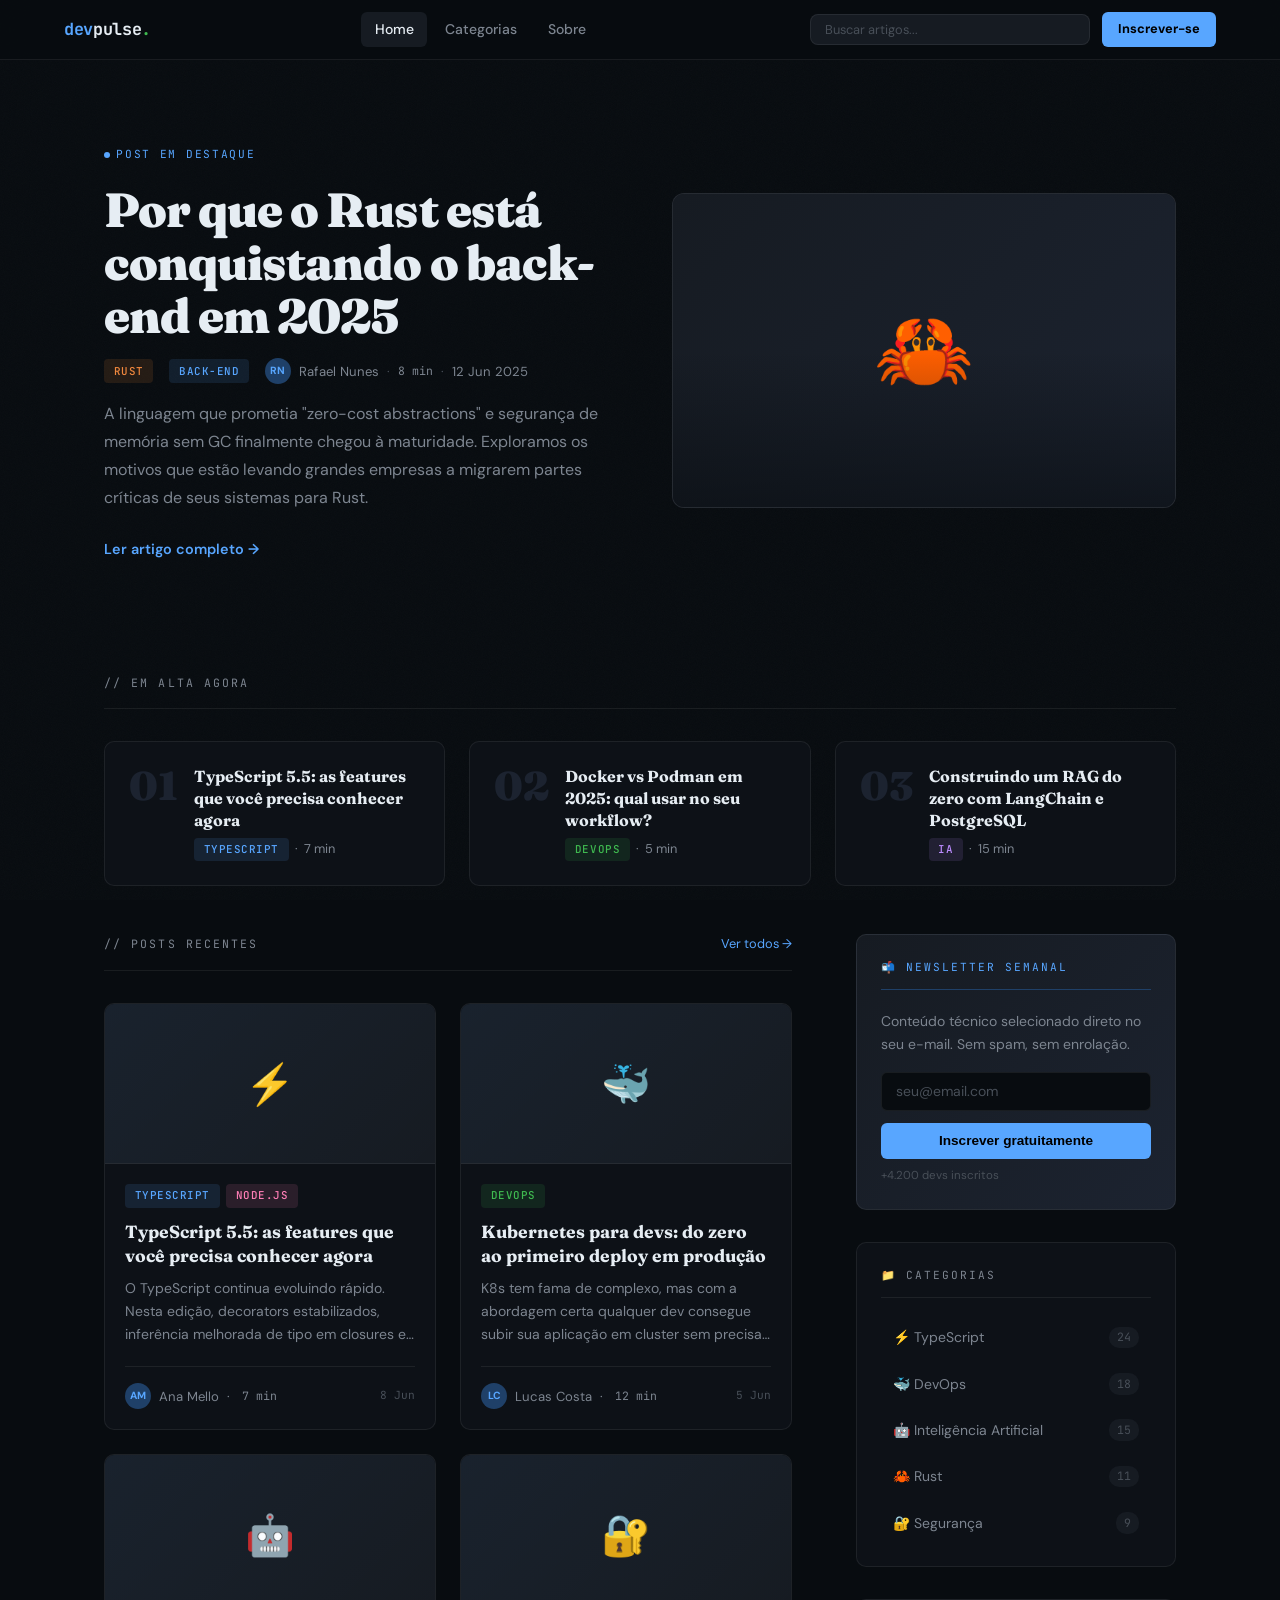
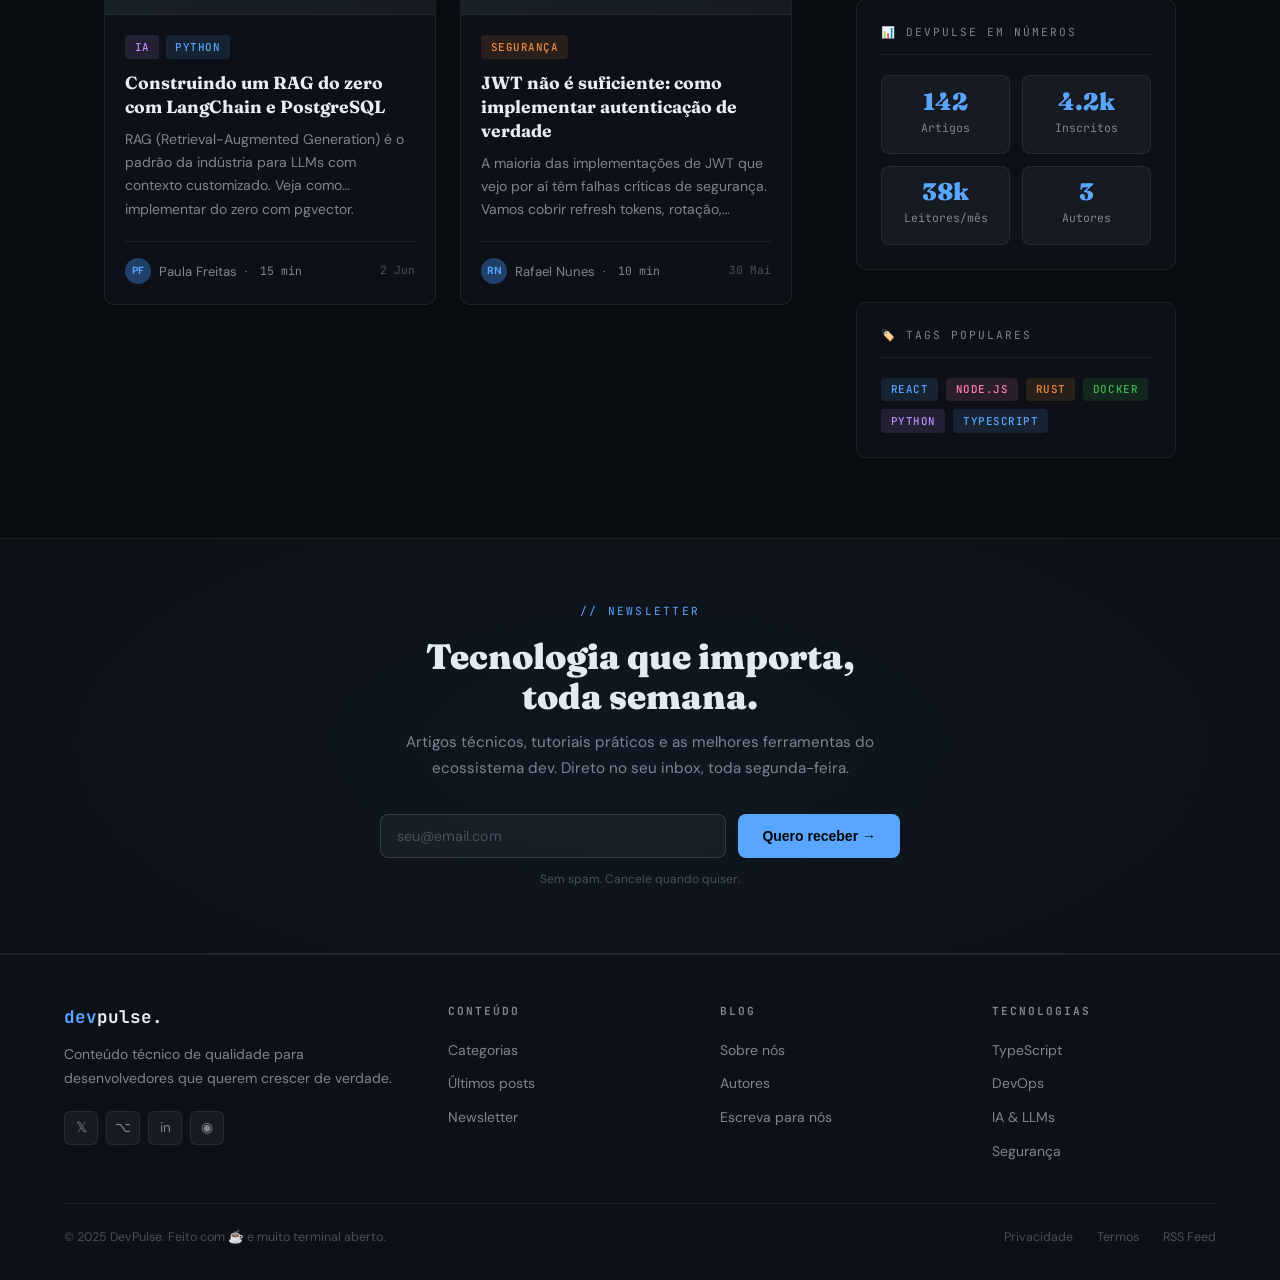
<file: index.html>
<!DOCTYPE html>
<html lang="pt-BR">
<head>
  <meta charset="UTF-8">
  <meta name="viewport" content="width=device-width, initial-scale=1.0">
  <title>DevPulse — Tech & Programação</title>
  <link rel="preconnect" href="https://fonts.googleapis.com">
  <link href="https://fonts.googleapis.com/css2?family=Fraunces:ital,opsz,wght@0,9..144,400;0,9..144,700;0,9..144,900;1,9..144,400&family=DM+Sans:wght@300;400;500;600&family=JetBrains+Mono:wght@400;500;700&display=swap" rel="stylesheet">
  <link rel="stylesheet" href="css/style.css">
  <link rel="shortcut icon" href="./favicon.png" type="image/x-icon">
</head>
<body>
  <nav class="navbar">
    <a href="index.html" class="nav-logo"><span class="accent">dev</span>pulse<span class="dot">.</span></a>
    <div class="nav-links">
      <a href="index.html" class="active">Home</a>
      <a href="categoria.html">Categorias</a>
      <a href="sobre.html">Sobre</a>
    </div>
    <div class="nav-right">
      <div class="nav-search-wrapper">
        <input type="text" class="nav-search-input" placeholder="Buscar artigos...">
        <div class="search-dropdown"></div>
      </div>
      <a href="#newsletter" class="btn-subscribe">Inscrever-se</a>
    </div>
  </nav>

  <section class="hero reveal">
    <div>
      <div class="hero-featured-label">Post em destaque</div>
      <h1>Por que o Rust está conquistando o back-end em 2025</h1>
      <div class="hero-meta">
        <span class="tag tag--orange">Rust</span>
        <span class="tag tag--blue">Back-end</span>
        <div class="meta-author">
          <div class="avatar-sm">RN</div>
          Rafael Nunes
          <span class="meta-dot">·</span>
          <span class="read-time">8 min</span>
          <span class="meta-dot">·</span>
          12 Jun 2025
        </div>
      </div>
      <p class="hero-excerpt">A linguagem que prometia "zero-cost abstractions" e segurança de memória sem GC finalmente chegou à maturidade. Exploramos os motivos que estão levando grandes empresas a migrarem partes críticas de seus sistemas para Rust.</p>
      <a href="post-rust-backend.html" class="hero-cta">Ler artigo completo →</a>
    </div>
    <div>
      <div class="hero-image">
        <div class="hero-image-placeholder">🦀</div>
      </div>
    </div>
  </section>

  <section class="trending-strip">
    <div class="section-header reveal">
      <span class="section-title">// em alta agora</span>
    </div>
    <div class="trending-grid">
      <div class="trending-card reveal" onclick="location.href='post-typescript-55.html'">
        <span class="trending-num">01</span>
        <div class="trending-content">
          <h4>TypeScript 5.5: as features que você precisa conhecer agora</h4>
          <p><span class="tag tag--blue">TypeScript</span> &nbsp;·&nbsp; 7 min</p>
        </div>
      </div>
      <div class="trending-card reveal" onclick="location.href='post-docker-podman.html'">
        <span class="trending-num">02</span>
        <div class="trending-content">
          <h4>Docker vs Podman em 2025: qual usar no seu workflow?</h4>
          <p><span class="tag tag--green">DevOps</span> &nbsp;·&nbsp; 5 min</p>
        </div>
      </div>
      <div class="trending-card reveal" onclick="location.href='post-rag-langchain.html'">
        <span class="trending-num">03</span>
        <div class="trending-content">
          <h4>Construindo um RAG do zero com LangChain e PostgreSQL</h4>
          <p><span class="tag tag--purple">IA</span> &nbsp;·&nbsp; 15 min</p>
        </div>
      </div>
    </div>
  </section>

  <div class="main-wrapper">
    <main>
      <div class="section-header reveal">
        <span class="section-title">// posts recentes</span>
        <a href="categoria.html" class="section-link">Ver todos →</a>
      </div>

      <div class="posts-grid">
        <article class="post-card reveal" data-category="front-end" onclick="location.href='post-typescript-55.html'">
          <div class="post-card-image">⚡</div>
          <div class="post-card-body">
            <div class="post-card-tags">
              <span class="tag tag--blue">TypeScript</span>
              <span class="tag tag--pink">Node.js</span>
            </div>
            <h2 class="post-card-title">TypeScript 5.5: as features que você precisa conhecer agora</h2>
            <p class="post-card-excerpt">O TypeScript continua evoluindo rápido. Nesta edição, decorators estabilizados, inferência melhorada de tipo em closures e muito mais que vai mudar como você escreve código.</p>
            <div class="post-card-footer">
              <div class="meta-author">
                <div class="avatar-sm">AM</div>
                Ana Mello &nbsp;·&nbsp; <span class="read-time">7 min</span>
              </div>
              <span style="font-family:var(--font-mono);font-size:0.7rem;color:var(--text-dim)">8 Jun</span>
            </div>
          </div>
        </article>

        <article class="post-card reveal" data-category="devops" onclick="location.href='post-kubernetes-devs.html'">
          <div class="post-card-image">🐳</div>
          <div class="post-card-body">
            <div class="post-card-tags">
              <span class="tag tag--green">DevOps</span>
            </div>
            <h2 class="post-card-title">Kubernetes para devs: do zero ao primeiro deploy em produção</h2>
            <p class="post-card-excerpt">K8s tem fama de complexo, mas com a abordagem certa qualquer dev consegue subir sua aplicação em cluster sem precisar de uma semana de configuração.</p>
            <div class="post-card-footer">
              <div class="meta-author">
                <div class="avatar-sm">LC</div>
                Lucas Costa &nbsp;·&nbsp; <span class="read-time">12 min</span>
              </div>
              <span style="font-family:var(--font-mono);font-size:0.7rem;color:var(--text-dim)">5 Jun</span>
            </div>
          </div>
        </article>

        <article class="post-card reveal" data-category="ia" onclick="location.href='post-rag-langchain.html'">
          <div class="post-card-image">🤖</div>
          <div class="post-card-body">
            <div class="post-card-tags">
              <span class="tag tag--purple">IA</span>
              <span class="tag tag--blue">Python</span>
            </div>
            <h2 class="post-card-title">Construindo um RAG do zero com LangChain e PostgreSQL</h2>
            <p class="post-card-excerpt">RAG (Retrieval-Augmented Generation) é o padrão da indústria para LLMs com contexto customizado. Veja como implementar do zero com pgvector.</p>
            <div class="post-card-footer">
              <div class="meta-author">
                <div class="avatar-sm">PF</div>
                Paula Freitas &nbsp;·&nbsp; <span class="read-time">15 min</span>
              </div>
              <span style="font-family:var(--font-mono);font-size:0.7rem;color:var(--text-dim)">2 Jun</span>
            </div>
          </div>
        </article>

        <article class="post-card reveal" data-category="seguranca" onclick="location.href='post-jwt-autenticacao.html'">
          <div class="post-card-image">🔐</div>
          <div class="post-card-body">
            <div class="post-card-tags">
              <span class="tag tag--orange">Segurança</span>
            </div>
            <h2 class="post-card-title">JWT não é suficiente: como implementar autenticação de verdade</h2>
            <p class="post-card-excerpt">A maioria das implementações de JWT que vejo por aí têm falhas críticas de segurança. Vamos cobrir refresh tokens, rotação, revogação e proteção contra ataques reais.</p>
            <div class="post-card-footer">
              <div class="meta-author">
                <div class="avatar-sm">RN</div>
                Rafael Nunes &nbsp;·&nbsp; <span class="read-time">10 min</span>
              </div>
              <span style="font-family:var(--font-mono);font-size:0.7rem;color:var(--text-dim)">30 Mai</span>
            </div>
          </div>
        </article>
      </div>
    </main>

    <aside class="sidebar">
      <div class="sidebar-widget newsletter-widget reveal">
        <div class="widget-title">📬 Newsletter semanal</div>
        <p class="newsletter-desc">Conteúdo técnico selecionado direto no seu e-mail. Sem spam, sem enrolação.</p>
        <form onsubmit="return false">
          <input type="email" class="newsletter-input" placeholder="seu@email.com">
          <button type="submit" class="btn-full">Inscrever gratuitamente</button>
        </form>
        <p style="font-size:0.72rem;color:var(--text-dim);margin-top:0.5rem">+4.200 devs inscritos</p>
      </div>

      <div class="sidebar-widget reveal">
        <div class="widget-title">📁 Categorias</div>
        <div class="cat-list">
          <a href="categoria.html" class="cat-item">
            <span>⚡ TypeScript</span>
            <span class="cat-count">24</span>
          </a>
          <a href="categoria.html" class="cat-item">
            <span>🐳 DevOps</span>
            <span class="cat-count">18</span>
          </a>
          <a href="categoria.html" class="cat-item">
            <span>🤖 Inteligência Artificial</span>
            <span class="cat-count">15</span>
          </a>
          <a href="categoria.html" class="cat-item">
            <span>🦀 Rust</span>
            <span class="cat-count">11</span>
          </a>
          <a href="categoria.html" class="cat-item">
            <span>🔐 Segurança</span>
            <span class="cat-count">9</span>
          </a>
        </div>
      </div>

      <div class="sidebar-widget reveal">
        <div class="widget-title">📊 DevPulse em números</div>
        <div class="stats-grid">
          <div class="stat-box">
            <span class="stat-box-num">142</span>
            <span class="stat-box-label">Artigos</span>
          </div>
          <div class="stat-box">
            <span class="stat-box-num">4.2k</span>
            <span class="stat-box-label">Inscritos</span>
          </div>
          <div class="stat-box">
            <span class="stat-box-num">38k</span>
            <span class="stat-box-label">Leitores/mês</span>
          </div>
          <div class="stat-box">
            <span class="stat-box-num">3</span>
            <span class="stat-box-label">Autores</span>
          </div>
        </div>
      </div>

      <div class="sidebar-widget reveal">
        <div class="widget-title">🏷️ Tags populares</div>
        <div class="tags-cloud">
          <span class="tag tag--blue">React</span>
          <span class="tag tag--pink">Node.js</span>
          <span class="tag tag--orange">Rust</span>
          <span class="tag tag--green">Docker</span>
          <span class="tag tag--purple">Python</span>
          <span class="tag tag--blue">TypeScript</span>
        </div>
      </div>
    </aside>
  </div>

  <section class="newsletter-section" id="newsletter">
    <div class="newsletter-inner">
      <div class="nl-eyebrow reveal">// newsletter</div>
      <h2 class="nl-title reveal">Tecnologia que importa,<br>toda semana.</h2>
      <p class="nl-desc reveal">Artigos técnicos, tutoriais práticos e as melhores ferramentas do ecossistema dev. Direto no seu inbox, toda segunda-feira.</p>
      <form class="nl-form reveal" onsubmit="return false">
        <input type="email" class="nl-input" placeholder="seu@email.com">
        <button type="submit" class="btn-nl">Quero receber →</button>
      </form>
      <p class="nl-privacy reveal">Sem spam. Cancele quando quiser.</p>
    </div>
  </section>

  <footer>
    <div class="footer-top">
      <div>
        <div class="footer-brand-name"><span class="accent">dev</span>pulse.</div>
        <p class="footer-tagline">Conteúdo técnico de qualidade para desenvolvedores que querem crescer de verdade.</p>
        <div class="footer-socials">
          <a href="#" class="social-btn" title="Twitter/X">𝕏</a>
          <a href="#" class="social-btn" title="GitHub">⌥</a>
          <a href="#" class="social-btn" title="LinkedIn">in</a>
          <a href="#" class="social-btn" title="RSS">◉</a>
        </div>
      </div>
      <div class="footer-col">
        <h4>Conteúdo</h4>
        <ul>
          <li><a href="categoria.html">Categorias</a></li>
          <li><a href="#">Últimos posts</a></li>
          <li><a href="#">Newsletter</a></li>
        </ul>
      </div>
      <div class="footer-col">
        <h4>Blog</h4>
        <ul>
          <li><a href="sobre.html">Sobre nós</a></li>
          <li><a href="#">Autores</a></li>
          <li><a href="#">Escreva para nós</a></li>
        </ul>
      </div>
      <div class="footer-col">
        <h4>Tecnologias</h4>
        <ul>
          <li><a href="#">TypeScript</a></li>
          <li><a href="#">DevOps</a></li>
          <li><a href="#">IA & LLMs</a></li>
          <li><a href="#">Segurança</a></li>
        </ul>
      </div>
    </div>
    <div class="footer-bottom">
      <span class="footer-copy">© 2025 DevPulse. Feito com ☕ e muito terminal aberto.</span>
      <div class="footer-bottom-links">
        <a href="#">Privacidade</a>
        <a href="#">Termos</a>
        <a href="#">RSS Feed</a>
      </div>
    </div>
  </footer>

  <script src="js/search.js"></script>
  <script src="js/main.js"></script>
</body>
</html>
</file>
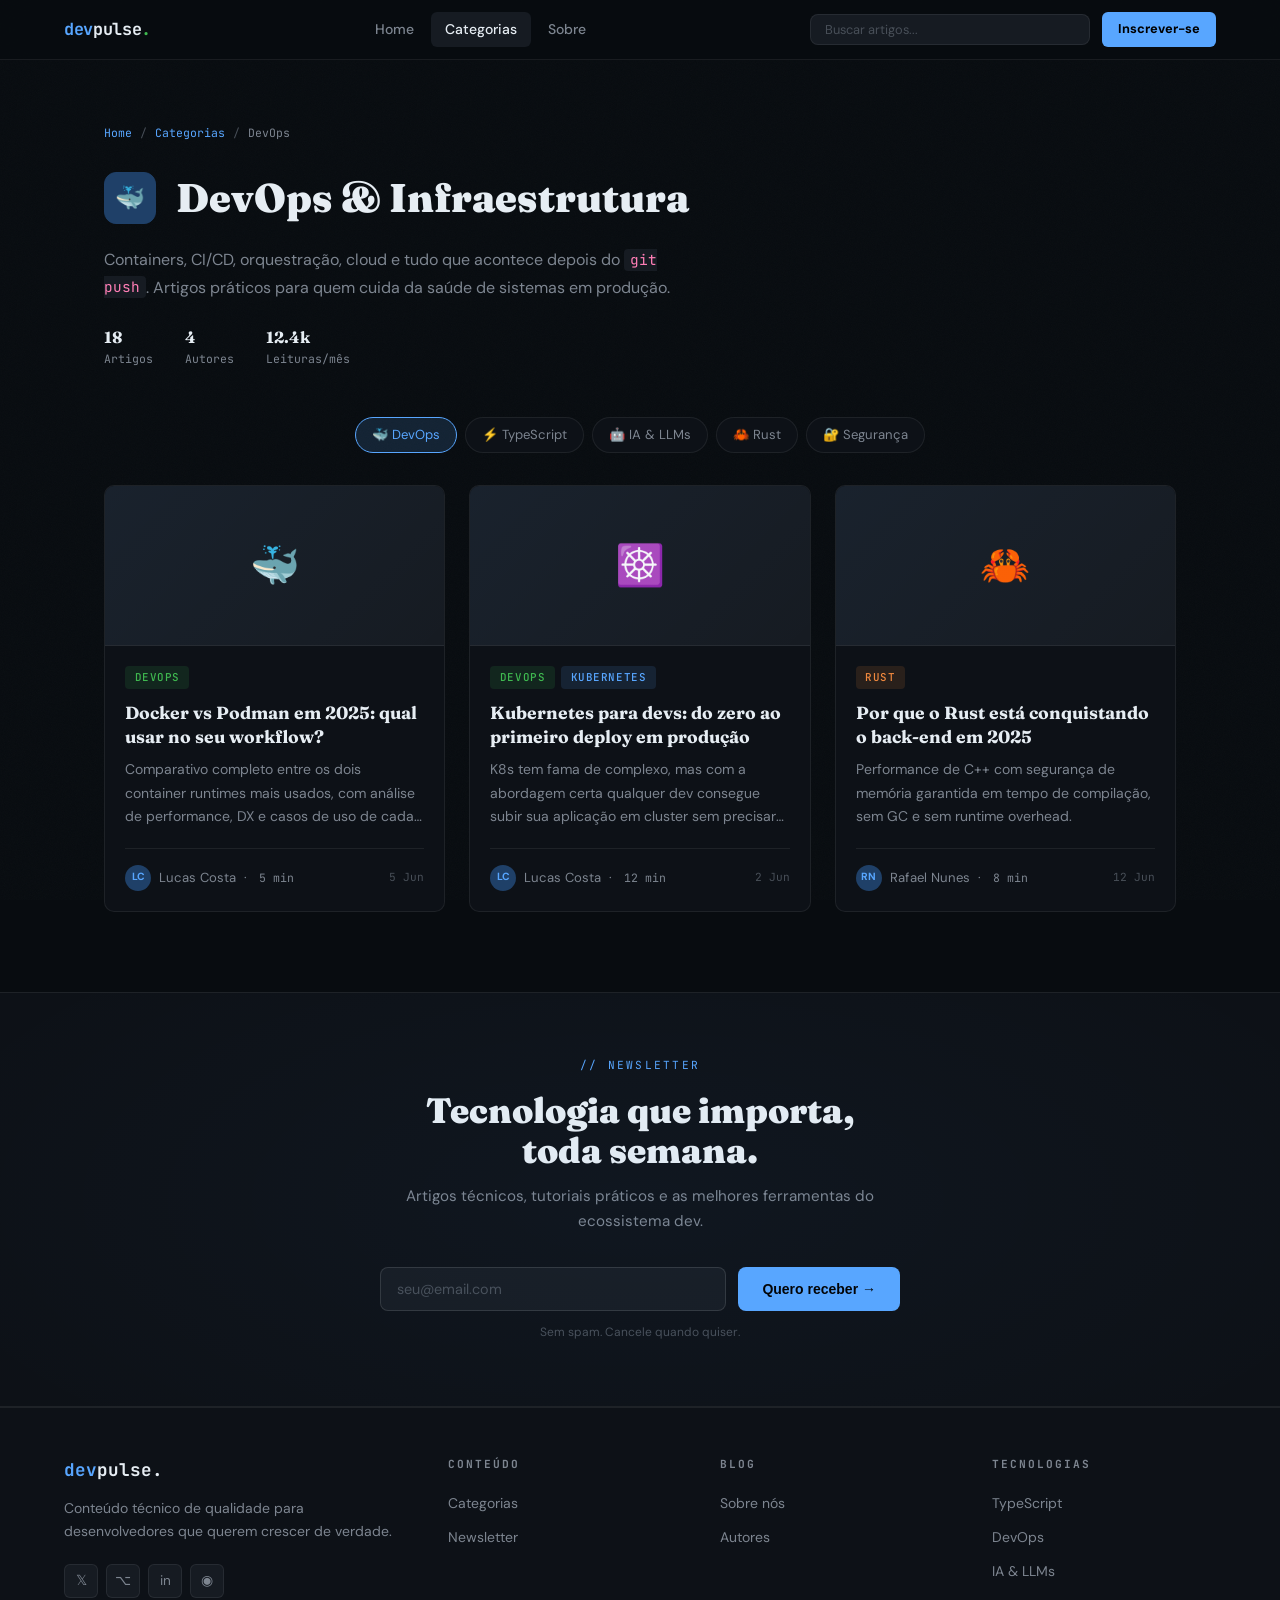
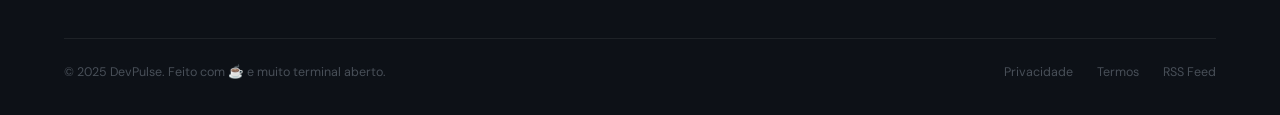
<file: categoria.html>
<!DOCTYPE html>
<html lang="pt-BR">
<head>
  <meta charset="UTF-8">
  <meta name="viewport" content="width=device-width, initial-scale=1.0">
  <title>DevOps & Infraestrutura — DevPulse</title>
  <link rel="preconnect" href="https://fonts.googleapis.com">
  <link href="https://fonts.googleapis.com/css2?family=Fraunces:ital,opsz,wght@0,9..144,400;0,9..144,700;0,9..144,900;1,9..144,400&family=DM+Sans:wght@300;400;500;600&family=JetBrains+Mono:wght@400;500;700&display=swap" rel="stylesheet">
  <link rel="stylesheet" href="css/style.css">
  <link rel="shortcut icon" href="./favicon.png" type="image/x-icon">
</head>
<body>
  <nav class="navbar">
    <a href="index.html" class="nav-logo"><span class="accent">dev</span>pulse<span class="dot">.</span></a>
    <div class="nav-links">
      <a href="index.html">Home</a>
      <a href="categoria.html" class="active">Categorias</a>
      <a href="sobre.html">Sobre</a>
    </div>
    <div class="nav-right">
      <div class="nav-search-wrapper">
        <input type="text" class="nav-search-input" placeholder="Buscar artigos...">
        <div class="search-dropdown"></div>
      </div>
      <a href="index.html#newsletter" class="btn-subscribe">Inscrever-se</a>
    </div>
  </nav>

  <div class="cat-header">
    <div class="cat-breadcrumb reveal">
      <a href="index.html">Home</a>
      <span>/</span>
      <a href="categoria.html">Categorias</a>
      <span>/</span>
      DevOps
    </div>

    <div class="cat-title-area reveal">
      <div class="cat-icon">🐳</div>
      <h1 class="cat-page-title">DevOps & Infraestrutura</h1>
    </div>

    <p class="cat-desc reveal">Containers, CI/CD, orquestração, cloud e tudo que acontece depois do <code style="font-family:var(--font-mono);background:var(--bg3);padding:0.1em 0.4em;border-radius:4px;font-size:0.9em;color:var(--pink)">git push</code>. Artigos práticos para quem cuida da saúde de sistemas em produção.</p>

    <div class="cat-stats reveal">
      <div class="cat-stat">
        <strong>18</strong>
        Artigos
      </div>
      <div class="cat-stat">
        <strong>4</strong>
        Autores
      </div>
      <div class="cat-stat">
        <strong>12.4k</strong>
        Leituras/mês
      </div>
    </div>
  </div>

  <div class="categories-bar">
    <a href="#" class="cat-pill active" data-category="devops">🐳 DevOps</a>
    <a href="#" class="cat-pill" data-category="front-end">⚡ TypeScript</a>
    <a href="#" class="cat-pill" data-category="ia">🤖 IA & LLMs</a>
    <a href="#" class="cat-pill" data-category="back-end">🦀 Rust</a>
    <a href="#" class="cat-pill" data-category="seguranca">🔐 Segurança</a>
  </div>

  <div class="cat-posts-grid">
    <article class="post-card reveal" data-category="devops" onclick="location.href='post-docker-podman.html'">
      <div class="post-card-image">🐳</div>
      <div class="post-card-body">
        <div class="post-card-tags">
          <span class="tag tag--green">DevOps</span>
        </div>
        <h2 class="post-card-title">Docker vs Podman em 2025: qual usar no seu workflow?</h2>
        <p class="post-card-excerpt">Comparativo completo entre os dois container runtimes mais usados, com análise de performance, DX e casos de uso de cada um em produção.</p>
        <div class="post-card-footer">
          <div class="meta-author"><div class="avatar-sm">LC</div> Lucas Costa &nbsp;·&nbsp; <span class="read-time">5 min</span></div>
          <span style="font-family:var(--font-mono);font-size:0.7rem;color:var(--text-dim)">5 Jun</span>
        </div>
      </div>
    </article>

    <article class="post-card reveal" data-category="devops" onclick="location.href='post-kubernetes-devs.html'">
      <div class="post-card-image">☸️</div>
      <div class="post-card-body">
        <div class="post-card-tags">
          <span class="tag tag--green">DevOps</span>
          <span class="tag tag--blue">Kubernetes</span>
        </div>
        <h2 class="post-card-title">Kubernetes para devs: do zero ao primeiro deploy em produção</h2>
        <p class="post-card-excerpt">K8s tem fama de complexo, mas com a abordagem certa qualquer dev consegue subir sua aplicação em cluster sem precisar de uma semana de configuração.</p>
        <div class="post-card-footer">
          <div class="meta-author"><div class="avatar-sm">LC</div> Lucas Costa &nbsp;·&nbsp; <span class="read-time">12 min</span></div>
          <span style="font-family:var(--font-mono);font-size:0.7rem;color:var(--text-dim)">2 Jun</span>
        </div>
      </div>
    </article>

    <article class="post-card reveal" data-category="devops" onclick="location.href='post-rust-backend.html'">
      <div class="post-card-image">🦀</div>
      <div class="post-card-body">
        <div class="post-card-tags">
          <span class="tag tag--orange">Rust</span>
        </div>
        <h2 class="post-card-title">Por que o Rust está conquistando o back-end em 2025</h2>
        <p class="post-card-excerpt">Performance de C++ com segurança de memória garantida em tempo de compilação, sem GC e sem runtime overhead.</p>
        <div class="post-card-footer">
          <div class="meta-author"><div class="avatar-sm">RN</div> Rafael Nunes &nbsp;·&nbsp; <span class="read-time">8 min</span></div>
          <span style="font-family:var(--font-mono);font-size:0.7rem;color:var(--text-dim)">12 Jun</span>
        </div>
      </div>
    </article>
  </div>

  <section class="newsletter-section" id="newsletter">
    <div class="newsletter-inner">
      <div class="nl-eyebrow reveal">// newsletter</div>
      <h2 class="nl-title reveal">Tecnologia que importa,<br>toda semana.</h2>
      <p class="nl-desc reveal">Artigos técnicos, tutoriais práticos e as melhores ferramentas do ecossistema dev.</p>
      <form class="nl-form reveal" onsubmit="return false">
        <input type="email" class="nl-input" placeholder="seu@email.com">
        <button type="submit" class="btn-nl">Quero receber →</button>
      </form>
      <p class="nl-privacy reveal">Sem spam. Cancele quando quiser.</p>
    </div>
  </section>

  <footer>
    <div class="footer-top">
      <div>
        <div class="footer-brand-name"><span class="accent">dev</span>pulse.</div>
        <p class="footer-tagline">Conteúdo técnico de qualidade para desenvolvedores que querem crescer de verdade.</p>
        <div class="footer-socials">
          <a href="#" class="social-btn">𝕏</a>
          <a href="#" class="social-btn">⌥</a>
          <a href="#" class="social-btn">in</a>
          <a href="#" class="social-btn">◉</a>
        </div>
      </div>
      <div class="footer-col">
        <h4>Conteúdo</h4>
        <ul>
          <li><a href="categoria.html">Categorias</a></li>
          <li><a href="index.html#newsletter">Newsletter</a></li>
        </ul>
      </div>
      <div class="footer-col">
        <h4>Blog</h4>
        <ul>
          <li><a href="sobre.html">Sobre nós</a></li>
          <li><a href="#">Autores</a></li>
        </ul>
      </div>
      <div class="footer-col">
        <h4>Tecnologias</h4>
        <ul>
          <li><a href="#">TypeScript</a></li>
          <li><a href="#">DevOps</a></li>
          <li><a href="#">IA & LLMs</a></li>
        </ul>
      </div>
    </div>
    <div class="footer-bottom">
      <span class="footer-copy">© 2025 DevPulse. Feito com ☕ e muito terminal aberto.</span>
      <div class="footer-bottom-links">
        <a href="#">Privacidade</a>
        <a href="#">Termos</a>
        <a href="#">RSS Feed</a>
      </div>
    </div>
  </footer>

  <script src="js/main.js"></script>
  <script src="js/search.js"></script>
</body>
</html>
</file>
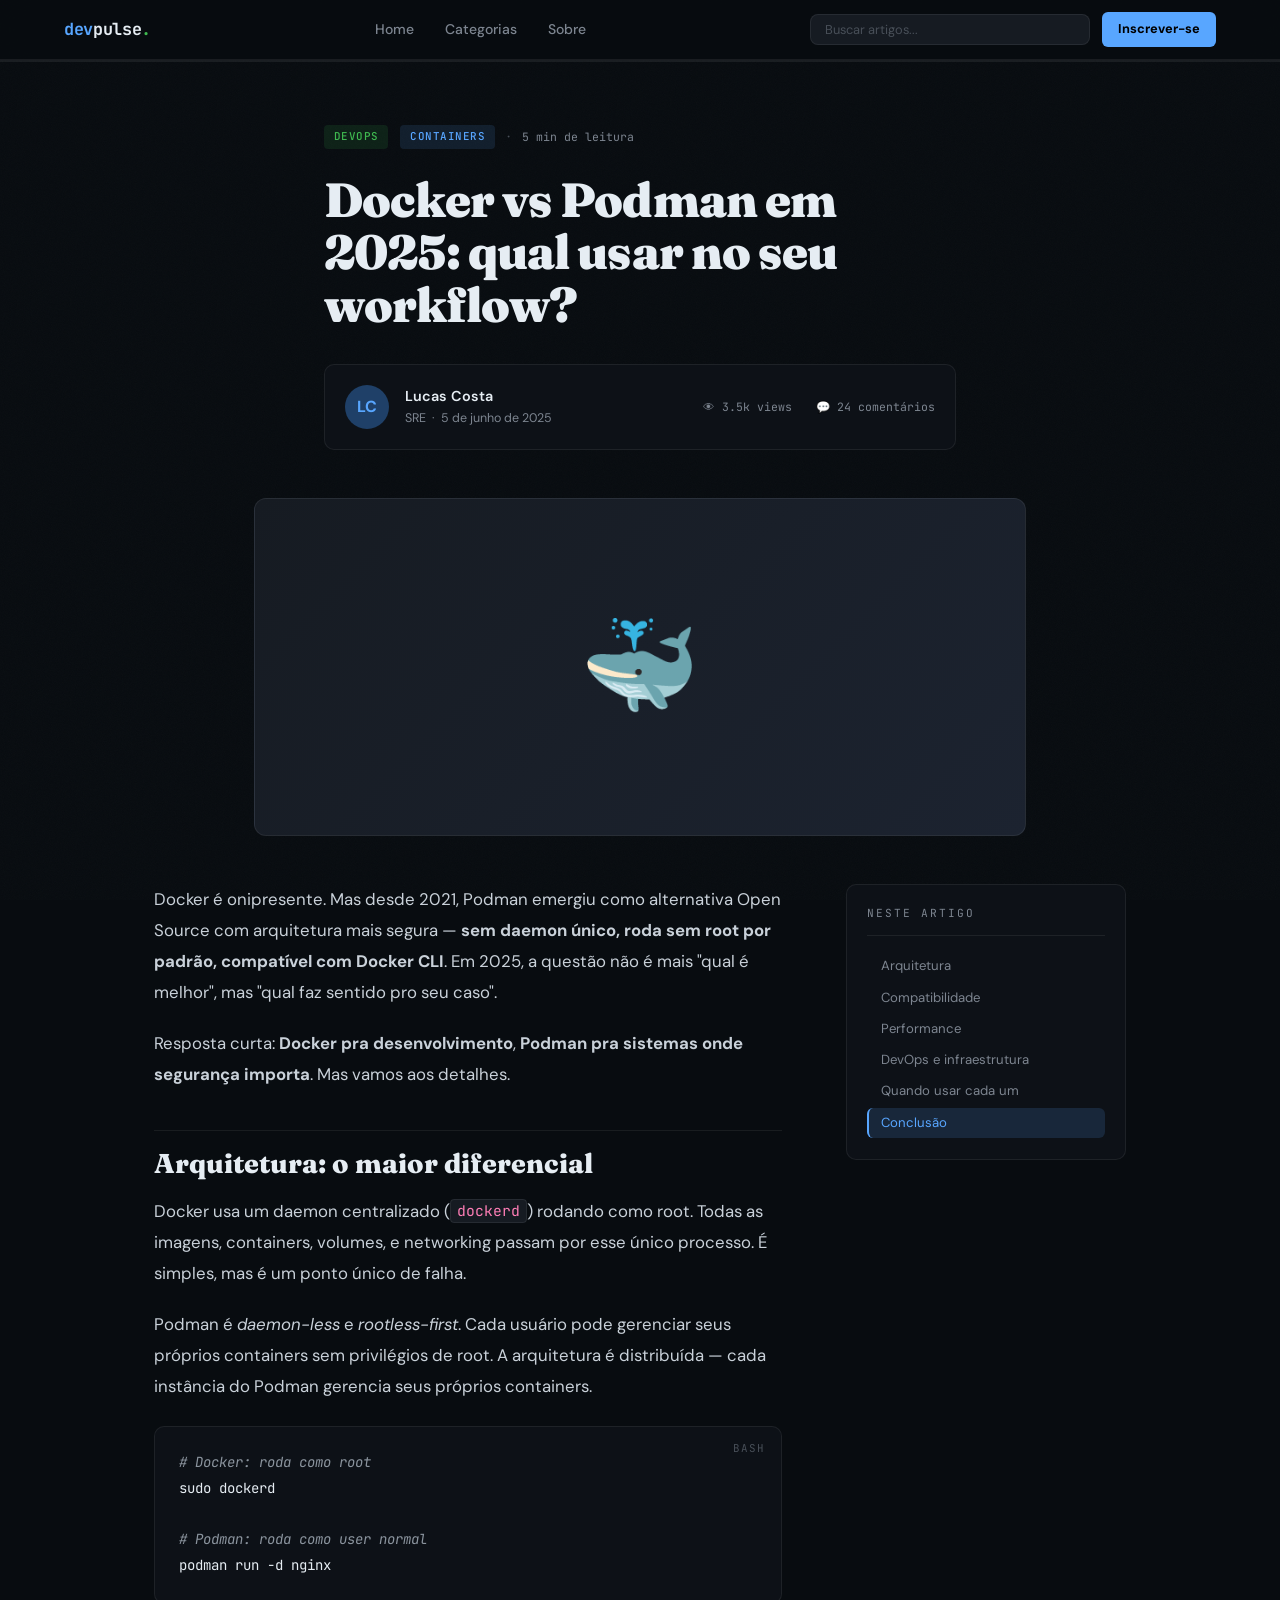
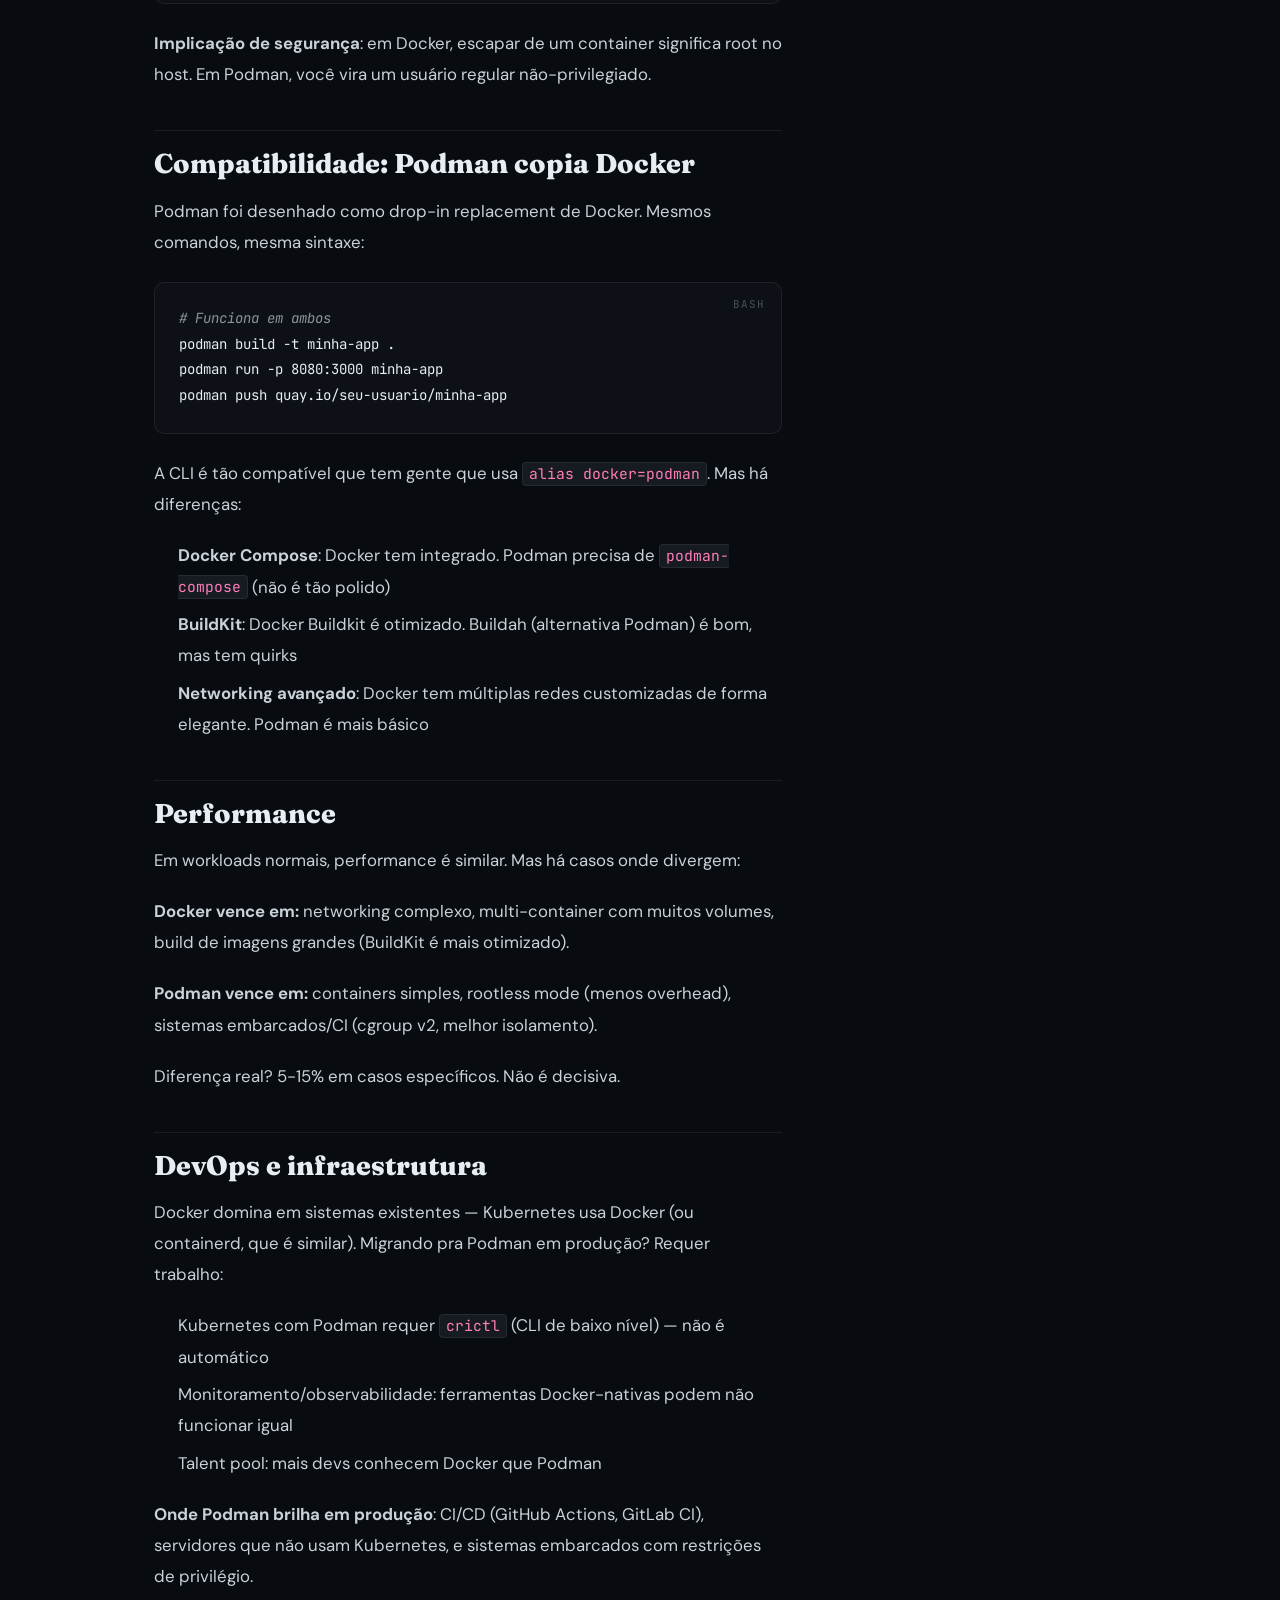
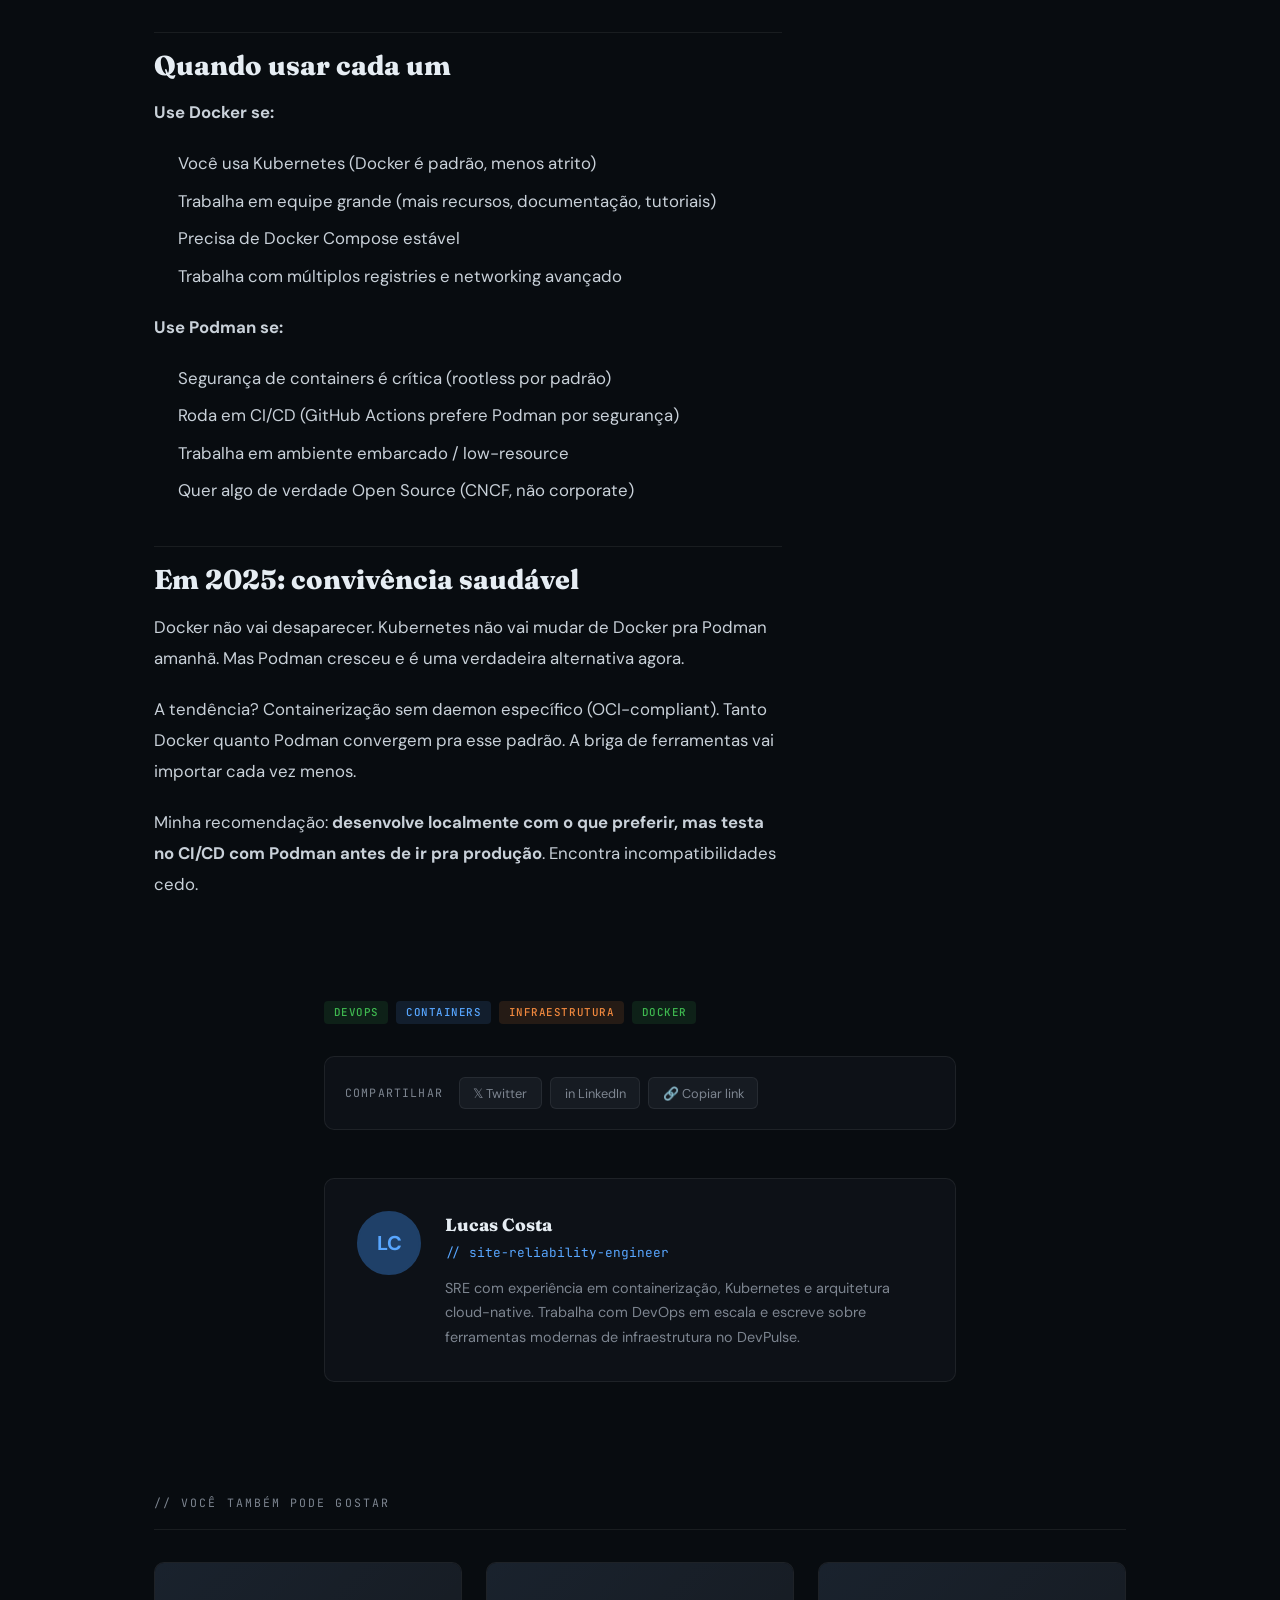
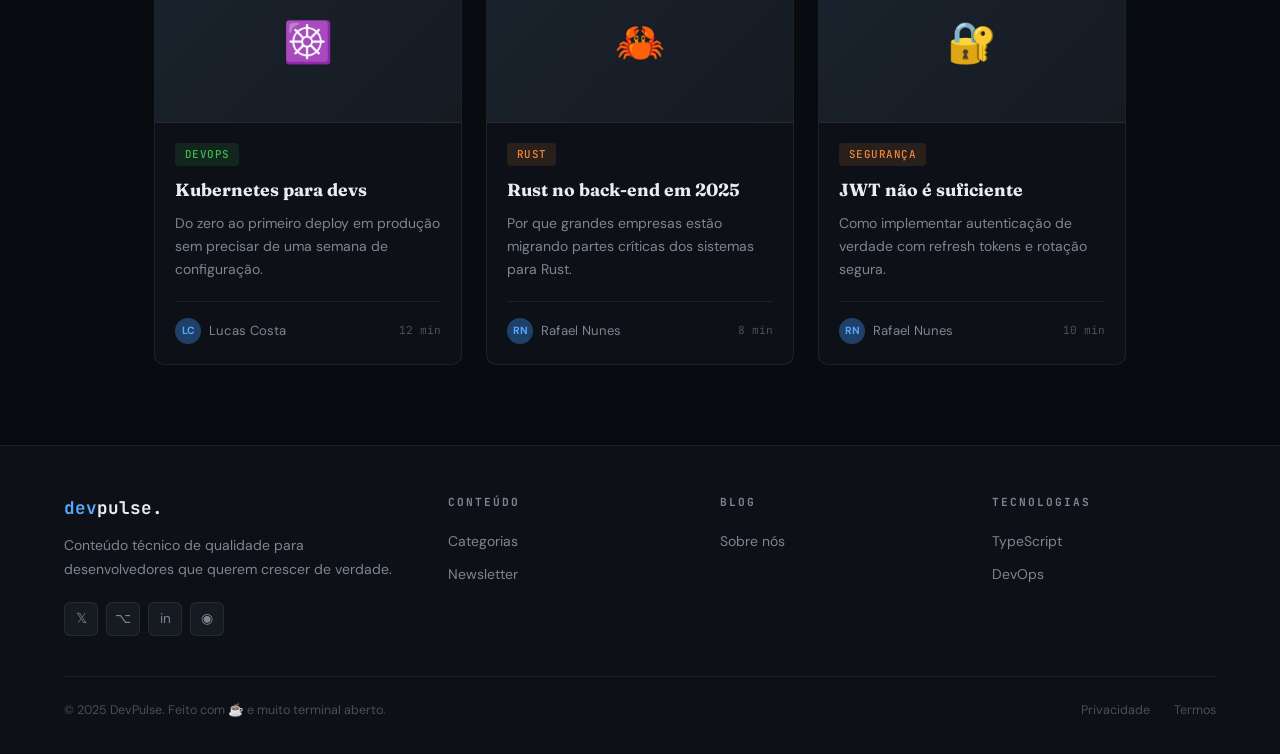
<file: post-docker-podman.html>
<!DOCTYPE html>
<html lang="pt-BR">
<head>
  <meta charset="UTF-8">
  <meta name="viewport" content="width=device-width, initial-scale=1.0">
  <title>Docker vs Podman em 2025: qual usar no seu workflow? — DevPulse</title>
  <link rel="preconnect" href="https://fonts.googleapis.com">
  <link href="https://fonts.googleapis.com/css2?family=Fraunces:ital,opsz,wght@0,9..144,400;0,9..144,700;0,9..144,900;1,9..144,400&family=DM+Sans:wght@300;400;500;600&family=JetBrains+Mono:wght@400;500;700&display=swap" rel="stylesheet">
  <link rel="stylesheet" href="css/style.css">
  <link rel="shortcut icon" href="./favicon.png" type="image/x-icon">
</head>
<body>
  <div class="reading-progress">
    <div class="reading-progress-bar"></div>
  </div>

  <nav class="navbar">
    <a href="index.html" class="nav-logo"><span class="accent">dev</span>pulse<span class="dot">.</span></a>
    <div class="nav-links">
      <a href="index.html">Home</a>
      <a href="categoria.html">Categorias</a>
      <a href="sobre.html">Sobre</a>
    </div>
    <div class="nav-right">
      <div class="nav-search-wrapper">
        <input type="text" class="nav-search-input" placeholder="Buscar artigos...">
        <div class="search-dropdown"></div>
      </div>
      <a href="index.html#newsletter" class="btn-subscribe">Inscrever-se</a>
    </div>
  </nav>

  <header class="post-header reveal">
    <div class="post-header-meta">
      <span class="tag tag--green">DevOps</span>
      <span class="tag tag--blue">Containers</span>
      <span class="meta-dot">·</span>
      <span class="read-time">5 min de leitura</span>
    </div>

    <h1 class="post-title">Docker vs Podman em 2025: qual usar no seu workflow?</h1>

    <div class="post-author-bar">
      <div class="avatar-md">LC</div>
      <div class="author-bar-info">
        <div class="author-bar-name">Lucas Costa</div>
        <div class="author-bar-role">SRE &nbsp;·&nbsp; 5 de junho de 2025</div>
      </div>
      <div class="author-bar-stats">
        <span>👁 3.5k views</span>
        <span>💬 24 comentários</span>
      </div>
    </div>
  </header>

  <div class="post-cover reveal">
    <div class="post-cover-img">🐳</div>
  </div>

  <div class="post-layout">
    <article class="post-body">
      <p>Docker é onipresente. Mas desde 2021, Podman emergiu como alternativa Open Source com arquitetura mais segura — <strong>sem daemon único, roda sem root por padrão, compatível com Docker CLI</strong>. Em 2025, a questão não é mais "qual é melhor", mas "qual faz sentido pro seu caso".</p>

      <p>Resposta curta: <strong>Docker pra desenvolvimento</strong>, <strong>Podman pra sistemas onde segurança importa</strong>. Mas vamos aos detalhes.</p>

      <h2 id="arquitetura">Arquitetura: o maior diferencial</h2>

      <p>Docker usa um daemon centralizado (<code>dockerd</code>) rodando como root. Todas as imagens, containers, volumes, e networking passam por esse único processo. É simples, mas é um ponto único de falha.</p>

      <p>Podman é <em>daemon-less</em> e <em>rootless-first</em>. Cada usuário pode gerenciar seus próprios containers sem privilégios de root. A arquitetura é distribuída — cada instância do Podman gerencia seus próprios containers.</p>

      <pre><code><span class="cm"># Docker: roda como root</span>
sudo dockerd

<span class="cm"># Podman: roda como user normal</span>
podman run -d nginx
<span class="lang-label">bash</span></code></pre>

      <p><strong>Implicação de segurança</strong>: em Docker, escapar de um container significa root no host. Em Podman, você vira um usuário regular não-privilegiado.</p>

      <h2 id="compatibilidade">Compatibilidade: Podman copia Docker</h2>

      <p>Podman foi desenhado como drop-in replacement de Docker. Mesmos comandos, mesma sintaxe:</p>

      <pre><code><span class="cm"># Funciona em ambos</span>
podman build -t minha-app .
podman run -p 8080:3000 minha-app
podman push quay.io/seu-usuario/minha-app
<span class="lang-label">bash</span></code></pre>

      <p>A CLI é tão compatível que tem gente que usa <code>alias docker=podman</code>. Mas há diferenças:</p>

      <ul>
        <li><strong>Docker Compose</strong>: Docker tem integrado. Podman precisa de <code>podman-compose</code> (não é tão polido)</li>
        <li><strong>BuildKit</strong>: Docker Buildkit é otimizado. Buildah (alternativa Podman) é bom, mas tem quirks</li>
        <li><strong>Networking avançado</strong>: Docker tem múltiplas redes customizadas de forma elegante. Podman é mais básico</li>
      </ul>

      <h2 id="desempenho">Performance</h2>

      <p>Em workloads normais, performance é similar. Mas há casos onde divergem:</p>

      <p><strong>Docker vence em:</strong> networking complexo, multi-container com muitos volumes, build de imagens grandes (BuildKit é mais otimizado).</p>

      <p><strong>Podman vence em:</strong> containers simples, rootless mode (menos overhead), sistemas embarcados/CI (cgroup v2, melhor isolamento).</p>

      <p>Diferença real? 5-15% em casos específicos. Não é decisiva.</p>

      <h2 id="devops">DevOps e infraestrutura</h2>

      <p>Docker domina em sistemas existentes — Kubernetes usa Docker (ou containerd, que é similar). Migrando pra Podman em produção? Requer trabalho:</p>

      <ul>
        <li>Kubernetes com Podman requer <code>crictl</code> (CLI de baixo nível) — não é automático</li>
        <li>Monitoramento/observabilidade: ferramentas Docker-nativas podem não funcionar igual</li>
        <li>Talent pool: mais devs conhecem Docker que Podman</li>
      </ul>

      <p><strong>Onde Podman brilha em produção</strong>: CI/CD (GitHub Actions, GitLab CI), servidores que não usam Kubernetes, e sistemas embarcados com restrições de privilégio.</p>

      <h2 id="quando-usar">Quando usar cada um</h2>

      <p><strong>Use Docker se:</strong></p>

      <ul>
        <li>Você usa Kubernetes (Docker é padrão, menos atrito)</li>
        <li>Trabalha em equipe grande (mais recursos, documentação, tutoriais)</li>
        <li>Precisa de Docker Compose estável</li>
        <li>Trabalha com múltiplos registries e networking avançado</li>
      </ul>

      <p><strong>Use Podman se:</strong></p>

      <ul>
        <li>Segurança de containers é crítica (rootless por padrão)</li>
        <li>Roda em CI/CD (GitHub Actions prefere Podman por segurança)</li>
        <li>Trabalha em ambiente embarcado / low-resource</li>
        <li>Quer algo de verdade Open Source (CNCF, não corporate)</li>
      </ul>

      <h2 id="conclusao">Em 2025: convivência saudável</h2>

      <p>Docker não vai desaparecer. Kubernetes não vai mudar de Docker pra Podman amanhã. Mas Podman cresceu e é uma verdadeira alternativa agora.</p>

      <p>A tendência? Containerização sem daemon específico (OCI-compliant). Tanto Docker quanto Podman convergem pra esse padrão. A briga de ferramentas vai importar cada vez menos.</p>

      <p>Minha recomendação: <strong>desenvolve localmente com o que preferir, mas testa no CI/CD com Podman antes de ir pra produção</strong>. Encontra incompatibilidades cedo.</p>
    </article>

    <aside>
      <nav class="toc">
        <div class="toc-title">Neste artigo</div>
        <ul class="toc-list">
          <li><a href="#arquitetura">Arquitetura</a></li>
          <li><a href="#compatibilidade">Compatibilidade</a></li>
          <li><a href="#desempenho">Performance</a></li>
          <li><a href="#devops">DevOps e infraestrutura</a></li>
          <li><a href="#quando-usar">Quando usar cada um</a></li>
          <li><a href="#conclusao">Conclusão</a></li>
        </ul>
      </nav>
    </aside>
  </div>

  <div class="post-footer">
    <div class="post-tags">
      <span class="tag tag--green">DevOps</span>
      <span class="tag tag--blue">Containers</span>
      <span class="tag tag--orange">Infraestrutura</span>
      <span class="tag tag--green">Docker</span>
    </div>

    <div class="post-share">
      <span class="share-label">Compartilhar</span>
      <div class="share-btns">
        <button class="share-btn">𝕏 Twitter</button>
        <button class="share-btn">in LinkedIn</button>
        <button class="share-btn">🔗 Copiar link</button>
      </div>
    </div>

    <div class="author-card reveal">
      <div class="avatar-lg">LC</div>
      <div>
        <div class="author-card-name">Lucas Costa</div>
        <div class="author-card-role">// site-reliability-engineer</div>
        <p class="author-card-bio">SRE com experiência em containerização, Kubernetes e arquitetura cloud-native. Trabalha com DevOps em escala e escreve sobre ferramentas modernas de infraestrutura no DevPulse.</p>
      </div>
    </div>
  </div>

  <section class="related-section">
    <div class="section-header reveal">
      <span class="section-title">// você também pode gostar</span>
    </div>
    <div class="related-grid">
      <article class="post-card reveal" onclick="location.href='post-kubernetes-devs.html'">
        <div class="post-card-image">☸️</div>
        <div class="post-card-body">
          <div class="post-card-tags"><span class="tag tag--green">DevOps</span></div>
          <h2 class="post-card-title">Kubernetes para devs</h2>
          <p class="post-card-excerpt">Do zero ao primeiro deploy em produção sem precisar de uma semana de configuração.</p>
          <div class="post-card-footer">
            <div class="meta-author"><div class="avatar-sm">LC</div> Lucas Costa</div>
            <span style="font-family:var(--font-mono);font-size:0.7rem;color:var(--text-dim)">12 min</span>
          </div>
        </div>
      </article>

      <article class="post-card reveal" onclick="location.href='post-rust-backend.html'">
        <div class="post-card-image">🦀</div>
        <div class="post-card-body">
          <div class="post-card-tags"><span class="tag tag--orange">Rust</span></div>
          <h2 class="post-card-title">Rust no back-end em 2025</h2>
          <p class="post-card-excerpt">Por que grandes empresas estão migrando partes críticas dos sistemas para Rust.</p>
          <div class="post-card-footer">
            <div class="meta-author"><div class="avatar-sm">RN</div> Rafael Nunes</div>
            <span style="font-family:var(--font-mono);font-size:0.7rem;color:var(--text-dim)">8 min</span>
          </div>
        </div>
      </article>

      <article class="post-card reveal" onclick="location.href='post-jwt-autenticacao.html'">
        <div class="post-card-image">🔐</div>
        <div class="post-card-body">
          <div class="post-card-tags"><span class="tag tag--orange">Segurança</span></div>
          <h2 class="post-card-title">JWT não é suficiente</h2>
          <p class="post-card-excerpt">Como implementar autenticação de verdade com refresh tokens e rotação segura.</p>
          <div class="post-card-footer">
            <div class="meta-author"><div class="avatar-sm">RN</div> Rafael Nunes</div>
            <span style="font-family:var(--font-mono);font-size:0.7rem;color:var(--text-dim)">10 min</span>
          </div>
        </div>
      </article>
    </div>
  </section>

  <footer>
    <div class="footer-top">
      <div>
        <div class="footer-brand-name"><span class="accent">dev</span>pulse.</div>
        <p class="footer-tagline">Conteúdo técnico de qualidade para desenvolvedores que querem crescer de verdade.</p>
        <div class="footer-socials">
          <a href="#" class="social-btn">𝕏</a>
          <a href="#" class="social-btn">⌥</a>
          <a href="#" class="social-btn">in</a>
          <a href="#" class="social-btn">◉</a>
        </div>
      </div>
      <div class="footer-col">
        <h4>Conteúdo</h4>
        <ul>
          <li><a href="categoria.html">Categorias</a></li>
          <li><a href="index.html#newsletter">Newsletter</a></li>
        </ul>
      </div>
      <div class="footer-col">
        <h4>Blog</h4>
        <ul>
          <li><a href="sobre.html">Sobre nós</a></li>
        </ul>
      </div>
      <div class="footer-col">
        <h4>Tecnologias</h4>
        <ul>
          <li><a href="#">TypeScript</a></li>
          <li><a href="#">DevOps</a></li>
        </ul>
      </div>
    </div>
    <div class="footer-bottom">
      <span class="footer-copy">© 2025 DevPulse. Feito com ☕ e muito terminal aberto.</span>
      <div class="footer-bottom-links">
        <a href="#">Privacidade</a>
        <a href="#">Termos</a>
      </div>
    </div>
  </footer>

  <script src="js/main.js"></script>
</body>
</html>
</file>
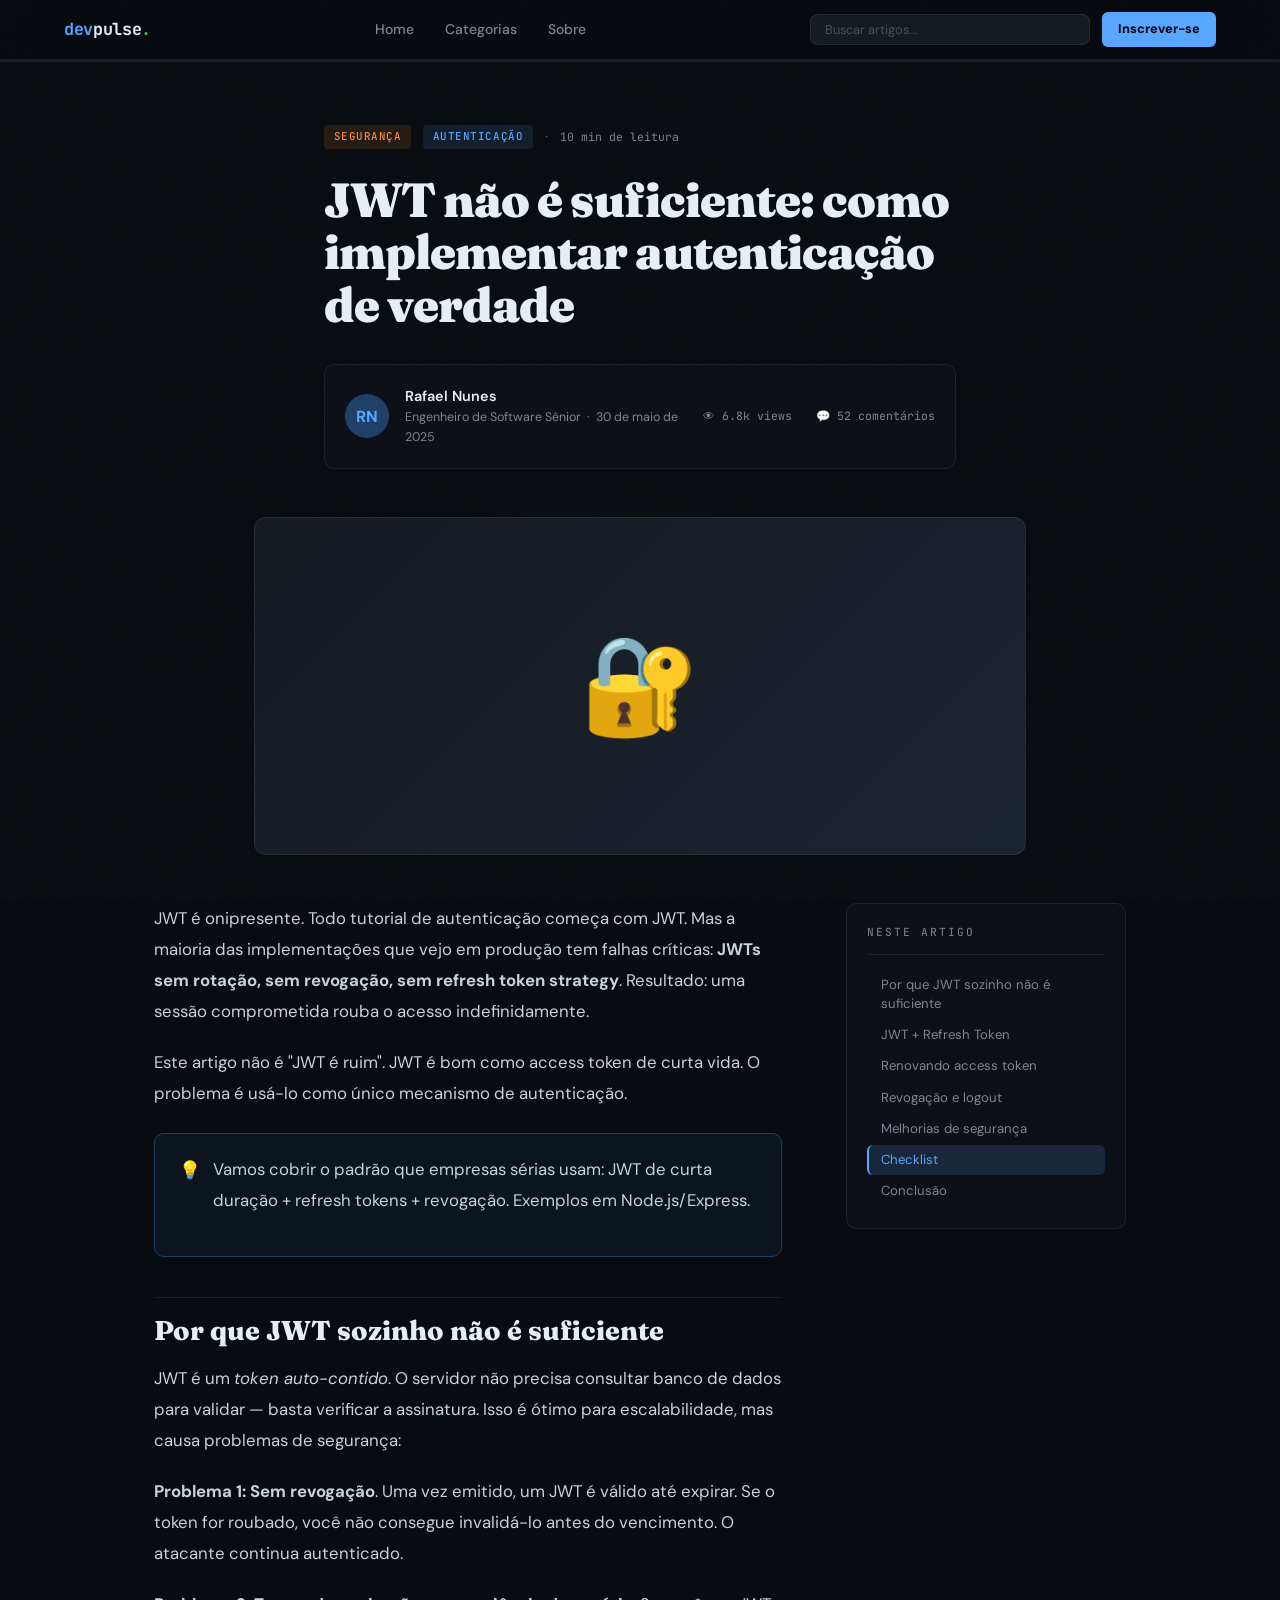
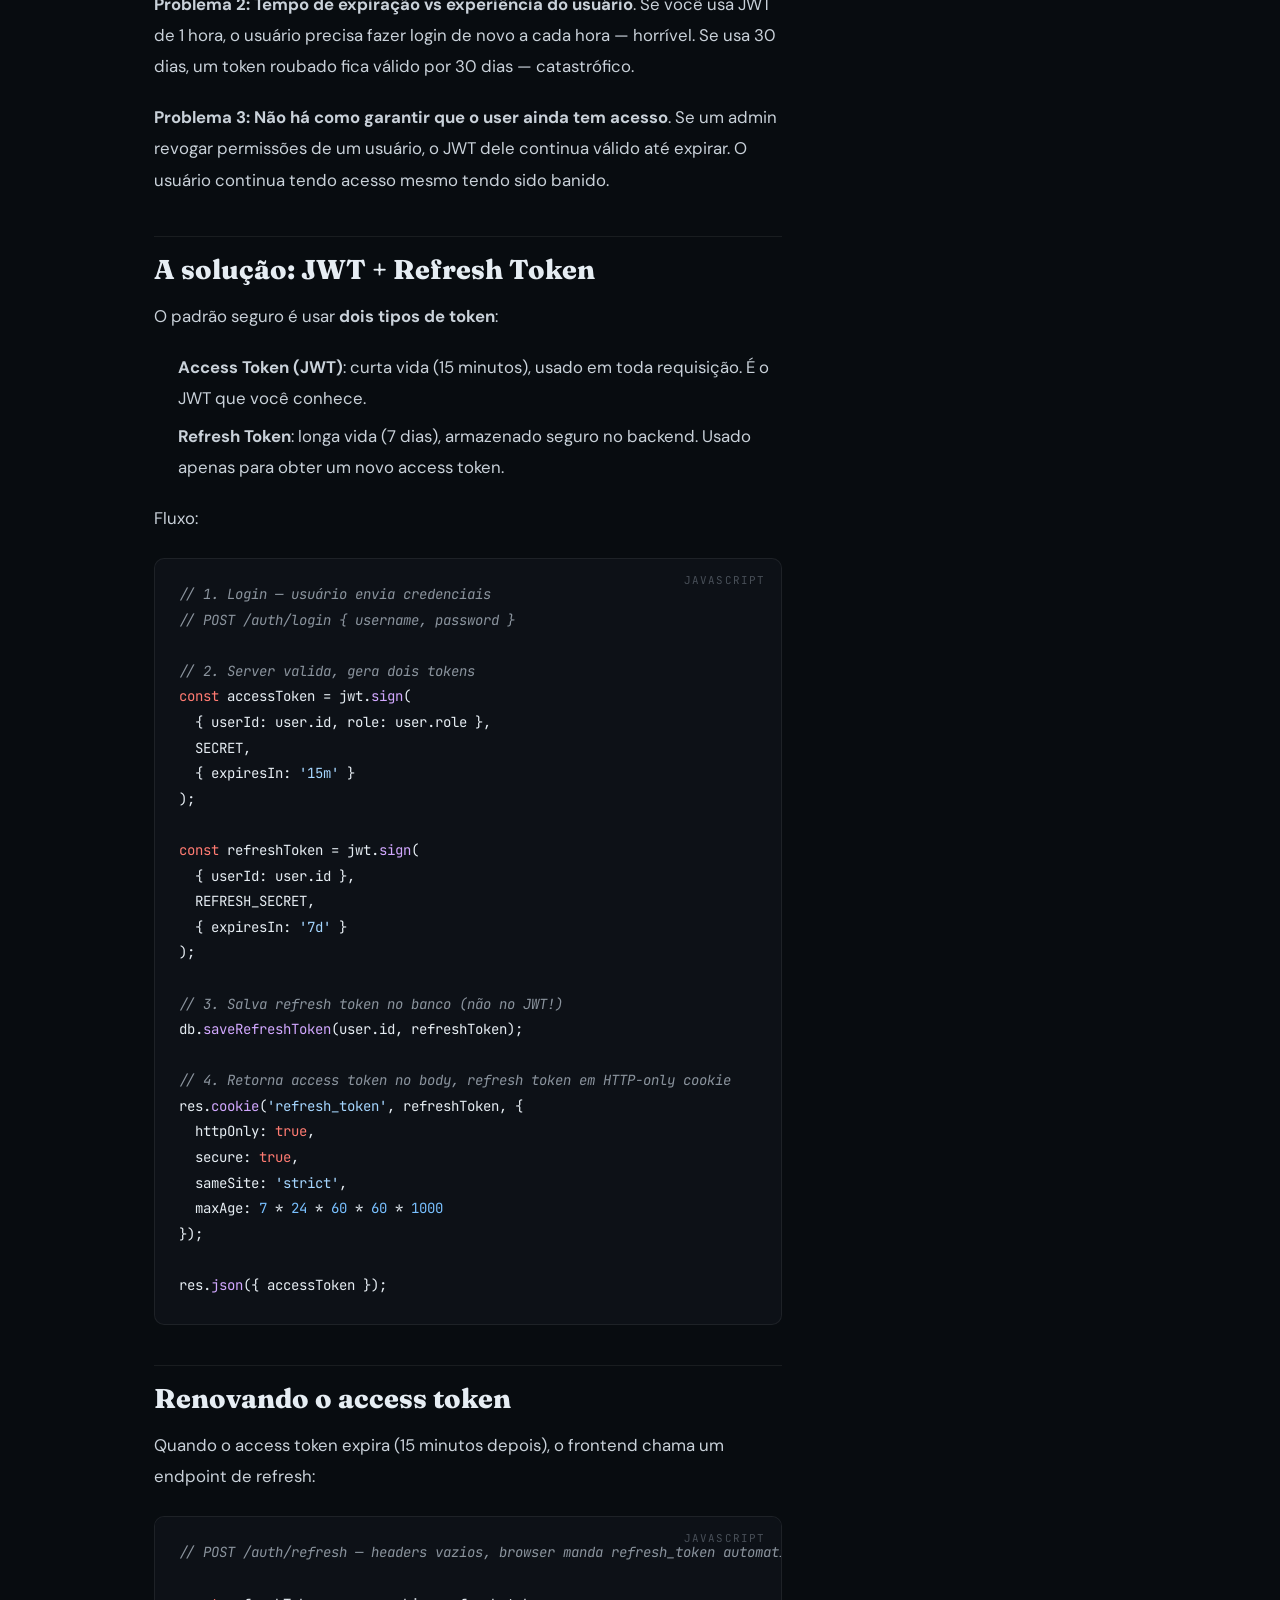
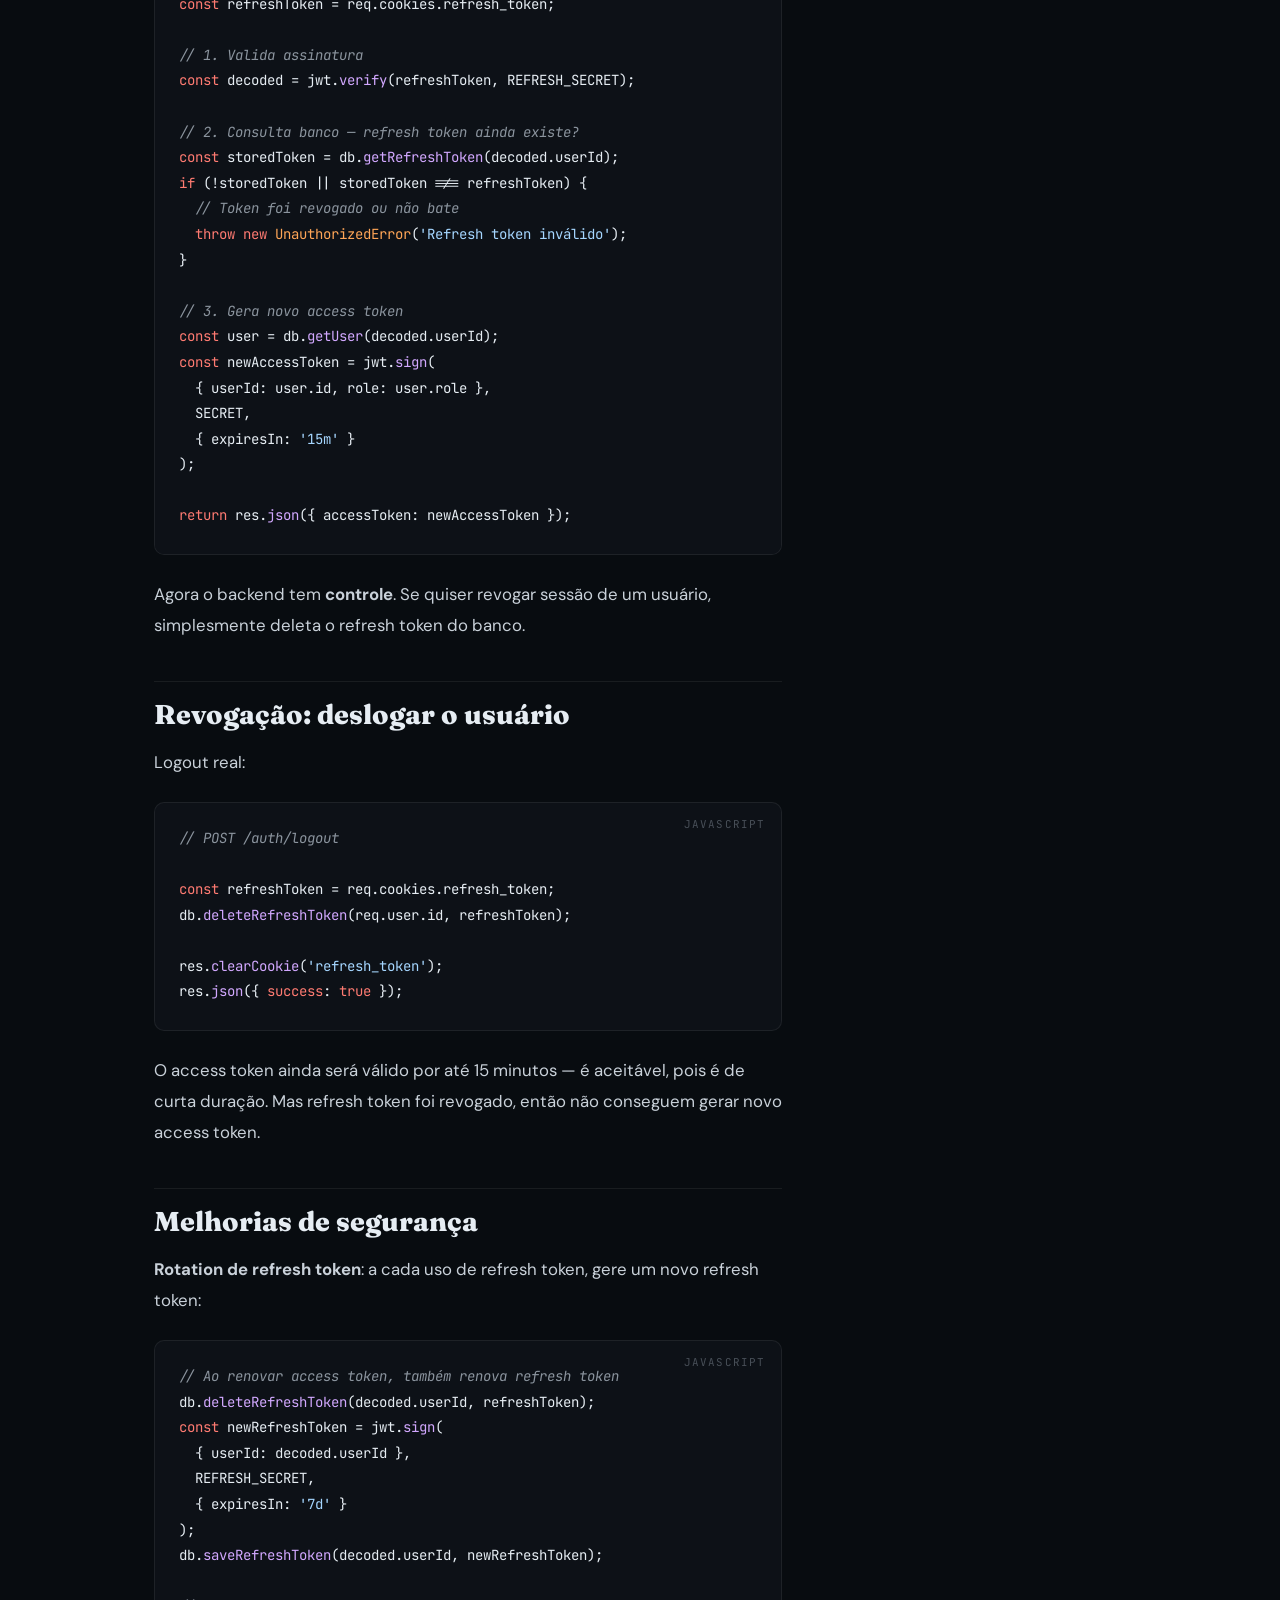
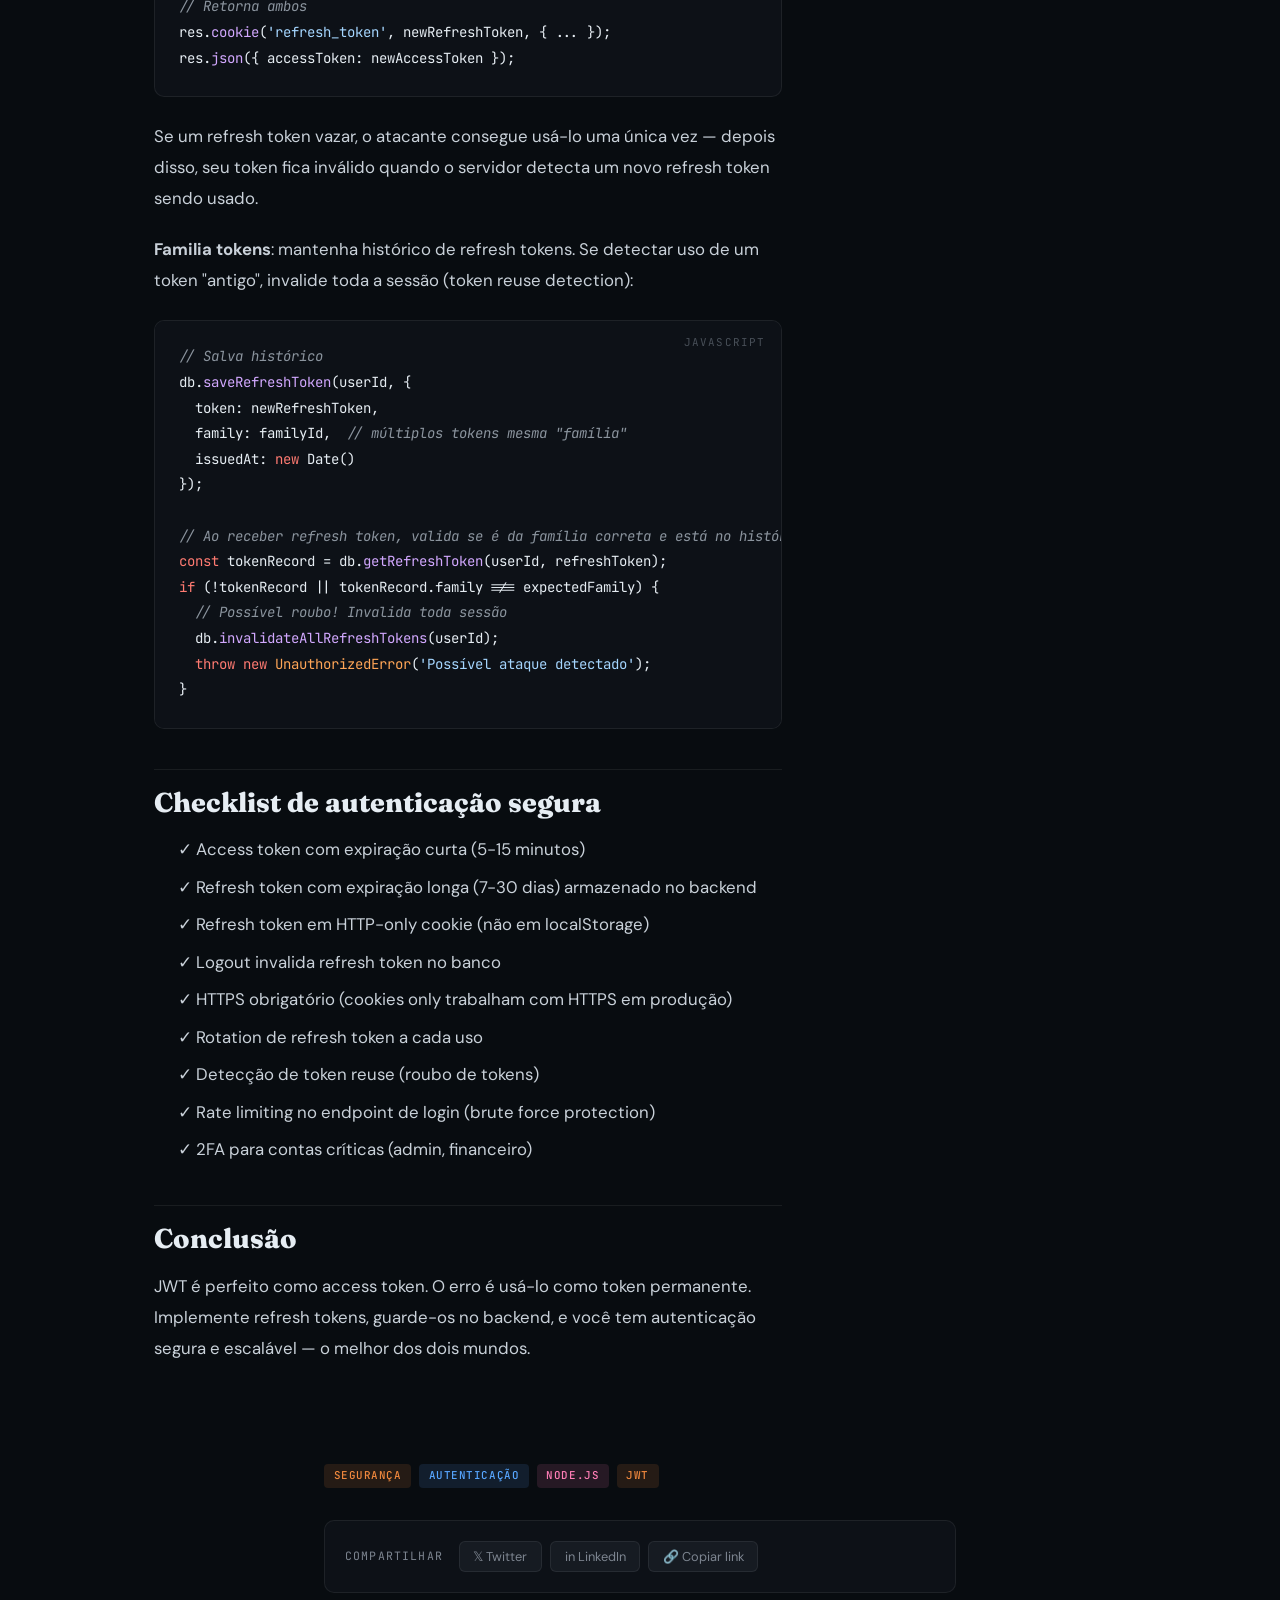
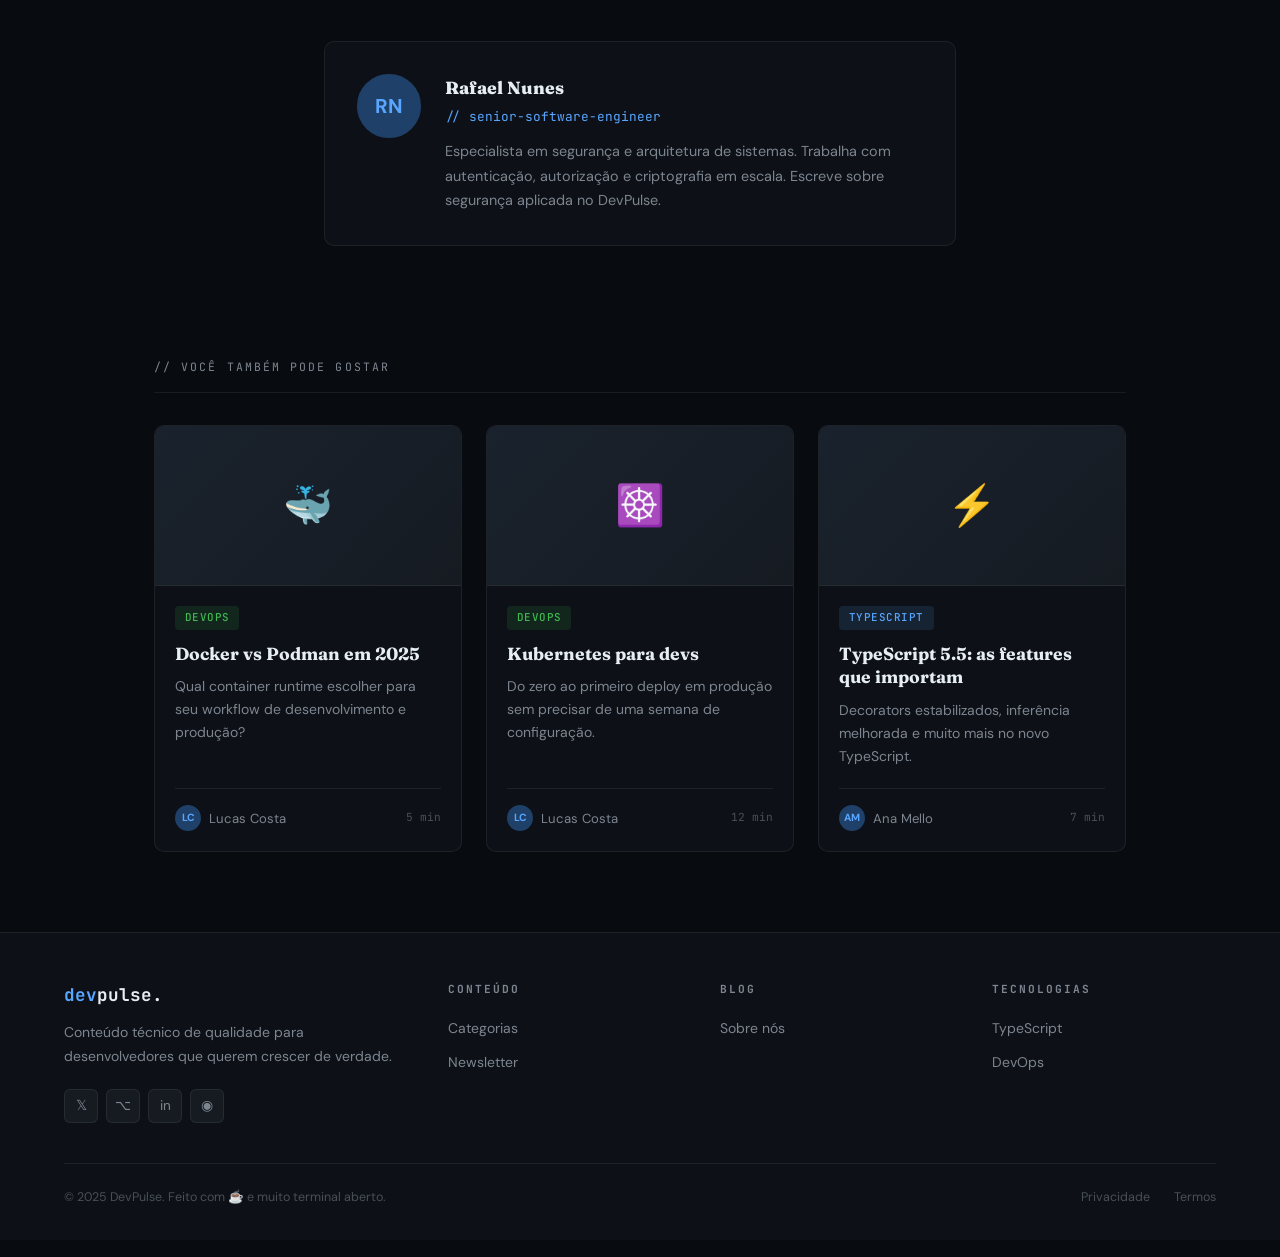
<file: post-jwt-autenticacao.html>
<!DOCTYPE html>
<html lang="pt-BR">
<head>
  <meta charset="UTF-8">
  <meta name="viewport" content="width=device-width, initial-scale=1.0">
  <title>JWT não é suficiente: como implementar autenticação de verdade — DevPulse</title>
  <link rel="preconnect" href="https://fonts.googleapis.com">
  <link href="https://fonts.googleapis.com/css2?family=Fraunces:ital,opsz,wght@0,9..144,400;0,9..144,700;0,9..144,900;1,9..144,400&family=DM+Sans:wght@300;400;500;600&family=JetBrains+Mono:wght@400;500;700&display=swap" rel="stylesheet">
  <link rel="stylesheet" href="css/style.css">
  <link rel="shortcut icon" href="./favicon.png" type="image/x-icon">
</head>
<body>
  <div class="reading-progress">
    <div class="reading-progress-bar"></div>
  </div>

  <nav class="navbar">
    <a href="index.html" class="nav-logo"><span class="accent">dev</span>pulse<span class="dot">.</span></a>
    <div class="nav-links">
      <a href="index.html">Home</a>
      <a href="categoria.html">Categorias</a>
      <a href="sobre.html">Sobre</a>
    </div>
    <div class="nav-right">
      <div class="nav-search-wrapper">
        <input type="text" class="nav-search-input" placeholder="Buscar artigos...">
        <div class="search-dropdown"></div>
      </div>
      <a href="index.html#newsletter" class="btn-subscribe">Inscrever-se</a>
    </div>
  </nav>

  <header class="post-header reveal">
    <div class="post-header-meta">
      <span class="tag tag--orange">Segurança</span>
      <span class="tag tag--blue">Autenticação</span>
      <span class="meta-dot">·</span>
      <span class="read-time">10 min de leitura</span>
    </div>

    <h1 class="post-title">JWT não é suficiente: como implementar autenticação de verdade</h1>

    <div class="post-author-bar">
      <div class="avatar-md">RN</div>
      <div class="author-bar-info">
        <div class="author-bar-name">Rafael Nunes</div>
        <div class="author-bar-role">Engenheiro de Software Sênior &nbsp;·&nbsp; 30 de maio de 2025</div>
      </div>
      <div class="author-bar-stats">
        <span>👁 6.8k views</span>
        <span>💬 52 comentários</span>
      </div>
    </div>
  </header>

  <div class="post-cover reveal">
    <div class="post-cover-img">🔐</div>
  </div>

  <div class="post-layout">
    <article class="post-body">
      <p>JWT é onipresente. Todo tutorial de autenticação começa com JWT. Mas a maioria das implementações que vejo em produção tem falhas críticas: <strong>JWTs sem rotação, sem revogação, sem refresh token strategy</strong>. Resultado: uma sessão comprometida rouba o acesso indefinidamente.</p>

      <p>Este artigo não é "JWT é ruim". JWT é bom como access token de curta vida. O problema é usá-lo como único mecanismo de autenticação.</p>

      <div class="callout">
        <span class="callout-icon">💡</span>
        <p class="callout-text">Vamos cobrir o padrão que empresas sérias usam: JWT de curta duração + refresh tokens + revogação. Exemplos em Node.js/Express.</p>
      </div>

      <h2 id="problema">Por que JWT sozinho não é suficiente</h2>

      <p>JWT é um <em>token auto-contido</em>. O servidor não precisa consultar banco de dados para validar — basta verificar a assinatura. Isso é ótimo para escalabilidade, mas causa problemas de segurança:</p>

      <p><strong>Problema 1: Sem revogação</strong>. Uma vez emitido, um JWT é válido até expirar. Se o token for roubado, você não consegue invalidá-lo antes do vencimento. O atacante continua autenticado.</p>

      <p><strong>Problema 2: Tempo de expiração vs experiência do usuário</strong>. Se você usa JWT de 1 hora, o usuário precisa fazer login de novo a cada hora — horrível. Se usa 30 dias, um token roubado fica válido por 30 dias — catastrófico.</p>

      <p><strong>Problema 3: Não há como garantir que o user ainda tem acesso</strong>. Se um admin revogar permissões de um usuário, o JWT dele continua válido até expirar. O usuário continua tendo acesso mesmo tendo sido banido.</p>

      <h2 id="solucao">A solução: JWT + Refresh Token</h2>

      <p>O padrão seguro é usar <strong>dois tipos de token</strong>:</p>

      <ul>
        <li><strong>Access Token (JWT)</strong>: curta vida (15 minutos), usado em toda requisição. É o JWT que você conhece.</li>
        <li><strong>Refresh Token</strong>: longa vida (7 dias), armazenado seguro no backend. Usado apenas para obter um novo access token.</li>
      </ul>

      <p>Fluxo:</p>

      <pre><code><span class="cm">// 1. Login — usuário envia credenciais</span>
<span class="cm">// POST /auth/login { username, password }</span>

<span class="cm">// 2. Server valida, gera dois tokens</span>
<span class="kw">const</span> accessToken = jwt.<span class="fn">sign</span>(
  { userId: user.id, role: user.role },
  SECRET,
  { expiresIn: <span class="str">'15m'</span> }
);

<span class="kw">const</span> refreshToken = jwt.<span class="fn">sign</span>(
  { userId: user.id },
  REFRESH_SECRET,
  { expiresIn: <span class="str">'7d'</span> }
);

<span class="cm">// 3. Salva refresh token no banco (não no JWT!)</span>
db.<span class="fn">saveRefreshToken</span>(user.id, refreshToken);

<span class="cm">// 4. Retorna access token no body, refresh token em HTTP-only cookie</span>
res.<span class="fn">cookie</span>(<span class="str">'refresh_token'</span>, refreshToken, {
  httpOnly: <span class="kw">true</span>,
  secure: <span class="kw">true</span>,
  sameSite: <span class="str">'strict'</span>,
  maxAge: <span class="num">7</span> * <span class="num">24</span> * <span class="num">60</span> * <span class="num">60</span> * <span class="num">1000</span>
});

res.<span class="fn">json</span>({ accessToken });
<span class="lang-label">javascript</span></code></pre>

      <h2 id="refresh">Renovando o access token</h2>

      <p>Quando o access token expira (15 minutos depois), o frontend chama um endpoint de refresh:</p>

      <pre><code><span class="cm">// POST /auth/refresh — headers vazios, browser manda refresh_token automaticamente</span>

<span class="kw">const</span> refreshToken = req.cookies.refresh_token;

<span class="cm">// 1. Valida assinatura</span>
<span class="kw">const</span> decoded = jwt.<span class="fn">verify</span>(refreshToken, REFRESH_SECRET);

<span class="cm">// 2. Consulta banco — refresh token ainda existe?</span>
<span class="kw">const</span> storedToken = db.<span class="fn">getRefreshToken</span>(decoded.userId);
<span class="kw">if</span> (!storedToken || storedToken !== refreshToken) {
  <span class="cm">// Token foi revogado ou não bate</span>
  <span class="kw">throw</span> <span class="kw">new</span> <span class="cls">UnauthorizedError</span>(<span class="str">'Refresh token inválido'</span>);
}

<span class="cm">// 3. Gera novo access token</span>
<span class="kw">const</span> user = db.<span class="fn">getUser</span>(decoded.userId);
<span class="kw">const</span> newAccessToken = jwt.<span class="fn">sign</span>(
  { userId: user.id, role: user.role },
  SECRET,
  { expiresIn: <span class="str">'15m'</span> }
);

<span class="kw">return</span> res.<span class="fn">json</span>({ accessToken: newAccessToken });
<span class="lang-label">javascript</span></code></pre>

      <p>Agora o backend tem <strong>controle</strong>. Se quiser revogar sessão de um usuário, simplesmente deleta o refresh token do banco.</p>

      <h2 id="revogacao">Revogação: deslogar o usuário</h2>

      <p>Logout real:</p>

      <pre><code><span class="cm">// POST /auth/logout</span>

<span class="kw">const</span> refreshToken = req.cookies.refresh_token;
db.<span class="fn">deleteRefreshToken</span>(req.user.id, refreshToken);

res.<span class="fn">clearCookie</span>(<span class="str">'refresh_token'</span>);
res.<span class="fn">json</span>({ <span class="kw">success</span>: <span class="kw">true</span> });
<span class="lang-label">javascript</span></code></pre>

      <p>O access token ainda será válido por até 15 minutos — é aceitável, pois é de curta duração. Mas refresh token foi revogado, então não conseguem gerar novo access token.</p>

      <h2 id="melhorias">Melhorias de segurança</h2>

      <p><strong>Rotation de refresh token</strong>: a cada uso de refresh token, gere um novo refresh token:</p>

      <pre><code><span class="cm">// Ao renovar access token, também renova refresh token</span>
db.<span class="fn">deleteRefreshToken</span>(decoded.userId, refreshToken);
<span class="kw">const</span> newRefreshToken = jwt.<span class="fn">sign</span>(
  { userId: decoded.userId },
  REFRESH_SECRET,
  { expiresIn: <span class="str">'7d'</span> }
);
db.<span class="fn">saveRefreshToken</span>(decoded.userId, newRefreshToken);

<span class="cm">// Retorna ambos</span>
res.<span class="fn">cookie</span>(<span class="str">'refresh_token'</span>, newRefreshToken, { ... });
res.<span class="fn">json</span>({ accessToken: newAccessToken });
<span class="lang-label">javascript</span></code></pre>

      <p>Se um refresh token vazar, o atacante consegue usá-lo uma única vez — depois disso, seu token fica inválido quando o servidor detecta um novo refresh token sendo usado.</p>

      <p><strong>Familia tokens</strong>: mantenha histórico de refresh tokens. Se detectar uso de um token "antigo", invalide toda a sessão (token reuse detection):</p>

      <pre><code><span class="cm">// Salva histórico</span>
db.<span class="fn">saveRefreshToken</span>(userId, {
  token: newRefreshToken,
  family: familyId,  <span class="cm">// múltiplos tokens mesma "família"</span>
  issuedAt: <span class="kw">new</span> Date()
});

<span class="cm">// Ao receber refresh token, valida se é da família correta e está no histórico</span>
<span class="kw">const</span> tokenRecord = db.<span class="fn">getRefreshToken</span>(userId, refreshToken);
<span class="kw">if</span> (!tokenRecord || tokenRecord.family !== expectedFamily) {
  <span class="cm">// Possível roubo! Invalida toda sessão</span>
  db.<span class="fn">invalidateAllRefreshTokens</span>(userId);
  <span class="kw">throw</span> <span class="kw">new</span> <span class="cls">UnauthorizedError</span>(<span class="str">'Possível ataque detectado'</span>);
}
<span class="lang-label">javascript</span></code></pre>

      <h2 id="checklist">Checklist de autenticação segura</h2>

      <ul>
        <li>✓ Access token com expiração curta (5-15 minutos)</li>
        <li>✓ Refresh token com expiração longa (7-30 dias) armazenado no backend</li>
        <li>✓ Refresh token em HTTP-only cookie (não em localStorage)</li>
        <li>✓ Logout invalida refresh token no banco</li>
        <li>✓ HTTPS obrigatório (cookies only trabalham com HTTPS em produção)</li>
        <li>✓ Rotation de refresh token a cada uso</li>
        <li>✓ Detecção de token reuse (roubo de tokens)</li>
        <li>✓ Rate limiting no endpoint de login (brute force protection)</li>
        <li>✓ 2FA para contas críticas (admin, financeiro)</li>
      </ul>

      <h2 id="conclusao">Conclusão</h2>

      <p>JWT é perfeito como access token. O erro é usá-lo como token permanente. Implemente refresh tokens, guarde-os no backend, e você tem autenticação segura e escalável — o melhor dos dois mundos.</p>
    </article>

    <aside>
      <nav class="toc">
        <div class="toc-title">Neste artigo</div>
        <ul class="toc-list">
          <li><a href="#problema">Por que JWT sozinho não é suficiente</a></li>
          <li><a href="#solucao">JWT + Refresh Token</a></li>
          <li><a href="#refresh">Renovando access token</a></li>
          <li><a href="#revogacao">Revogação e logout</a></li>
          <li><a href="#melhorias">Melhorias de segurança</a></li>
          <li><a href="#checklist">Checklist</a></li>
          <li><a href="#conclusao">Conclusão</a></li>
        </ul>
      </nav>
    </aside>
  </div>

  <div class="post-footer">
    <div class="post-tags">
      <span class="tag tag--orange">Segurança</span>
      <span class="tag tag--blue">Autenticação</span>
      <span class="tag tag--pink">Node.js</span>
      <span class="tag tag--orange">JWT</span>
    </div>

    <div class="post-share">
      <span class="share-label">Compartilhar</span>
      <div class="share-btns">
        <button class="share-btn">𝕏 Twitter</button>
        <button class="share-btn">in LinkedIn</button>
        <button class="share-btn">🔗 Copiar link</button>
      </div>
    </div>

    <div class="author-card reveal">
      <div class="avatar-lg">RN</div>
      <div>
        <div class="author-card-name">Rafael Nunes</div>
        <div class="author-card-role">// senior-software-engineer</div>
        <p class="author-card-bio">Especialista em segurança e arquitetura de sistemas. Trabalha com autenticação, autorização e criptografia em escala. Escreve sobre segurança aplicada no DevPulse.</p>
      </div>
    </div>
  </div>

  <section class="related-section">
    <div class="section-header reveal">
      <span class="section-title">// você também pode gostar</span>
    </div>
    <div class="related-grid">
      <article class="post-card reveal" onclick="location.href='post-docker-podman.html'">
        <div class="post-card-image">🐳</div>
        <div class="post-card-body">
          <div class="post-card-tags"><span class="tag tag--green">DevOps</span></div>
          <h2 class="post-card-title">Docker vs Podman em 2025</h2>
          <p class="post-card-excerpt">Qual container runtime escolher para seu workflow de desenvolvimento e produção?</p>
          <div class="post-card-footer">
            <div class="meta-author"><div class="avatar-sm">LC</div> Lucas Costa</div>
            <span style="font-family:var(--font-mono);font-size:0.7rem;color:var(--text-dim)">5 min</span>
          </div>
        </div>
      </article>

      <article class="post-card reveal" onclick="location.href='post-kubernetes-devs.html'">
        <div class="post-card-image">☸️</div>
        <div class="post-card-body">
          <div class="post-card-tags"><span class="tag tag--green">DevOps</span></div>
          <h2 class="post-card-title">Kubernetes para devs</h2>
          <p class="post-card-excerpt">Do zero ao primeiro deploy em produção sem precisar de uma semana de configuração.</p>
          <div class="post-card-footer">
            <div class="meta-author"><div class="avatar-sm">LC</div> Lucas Costa</div>
            <span style="font-family:var(--font-mono);font-size:0.7rem;color:var(--text-dim)">12 min</span>
          </div>
        </div>
      </article>

      <article class="post-card reveal" onclick="location.href='post-typescript-55.html'">
        <div class="post-card-image">⚡</div>
        <div class="post-card-body">
          <div class="post-card-tags"><span class="tag tag--blue">TypeScript</span></div>
          <h2 class="post-card-title">TypeScript 5.5: as features que importam</h2>
          <p class="post-card-excerpt">Decorators estabilizados, inferência melhorada e muito mais no novo TypeScript.</p>
          <div class="post-card-footer">
            <div class="meta-author"><div class="avatar-sm">AM</div> Ana Mello</div>
            <span style="font-family:var(--font-mono);font-size:0.7rem;color:var(--text-dim)">7 min</span>
          </div>
        </div>
      </article>
    </div>
  </section>

  <footer>
    <div class="footer-top">
      <div>
        <div class="footer-brand-name"><span class="accent">dev</span>pulse.</div>
        <p class="footer-tagline">Conteúdo técnico de qualidade para desenvolvedores que querem crescer de verdade.</p>
        <div class="footer-socials">
          <a href="#" class="social-btn">𝕏</a>
          <a href="#" class="social-btn">⌥</a>
          <a href="#" class="social-btn">in</a>
          <a href="#" class="social-btn">◉</a>
        </div>
      </div>
      <div class="footer-col">
        <h4>Conteúdo</h4>
        <ul>
          <li><a href="categoria.html">Categorias</a></li>
          <li><a href="index.html#newsletter">Newsletter</a></li>
        </ul>
      </div>
      <div class="footer-col">
        <h4>Blog</h4>
        <ul>
          <li><a href="sobre.html">Sobre nós</a></li>
        </ul>
      </div>
      <div class="footer-col">
        <h4>Tecnologias</h4>
        <ul>
          <li><a href="#">TypeScript</a></li>
          <li><a href="#">DevOps</a></li>
        </ul>
      </div>
    </div>
    <div class="footer-bottom">
      <span class="footer-copy">© 2025 DevPulse. Feito com ☕ e muito terminal aberto.</span>
      <div class="footer-bottom-links">
        <a href="#">Privacidade</a>
        <a href="#">Termos</a>
      </div>
    </div>
  </footer>

  <script src="js/main.js"></script>
</body>
</html>
</file>
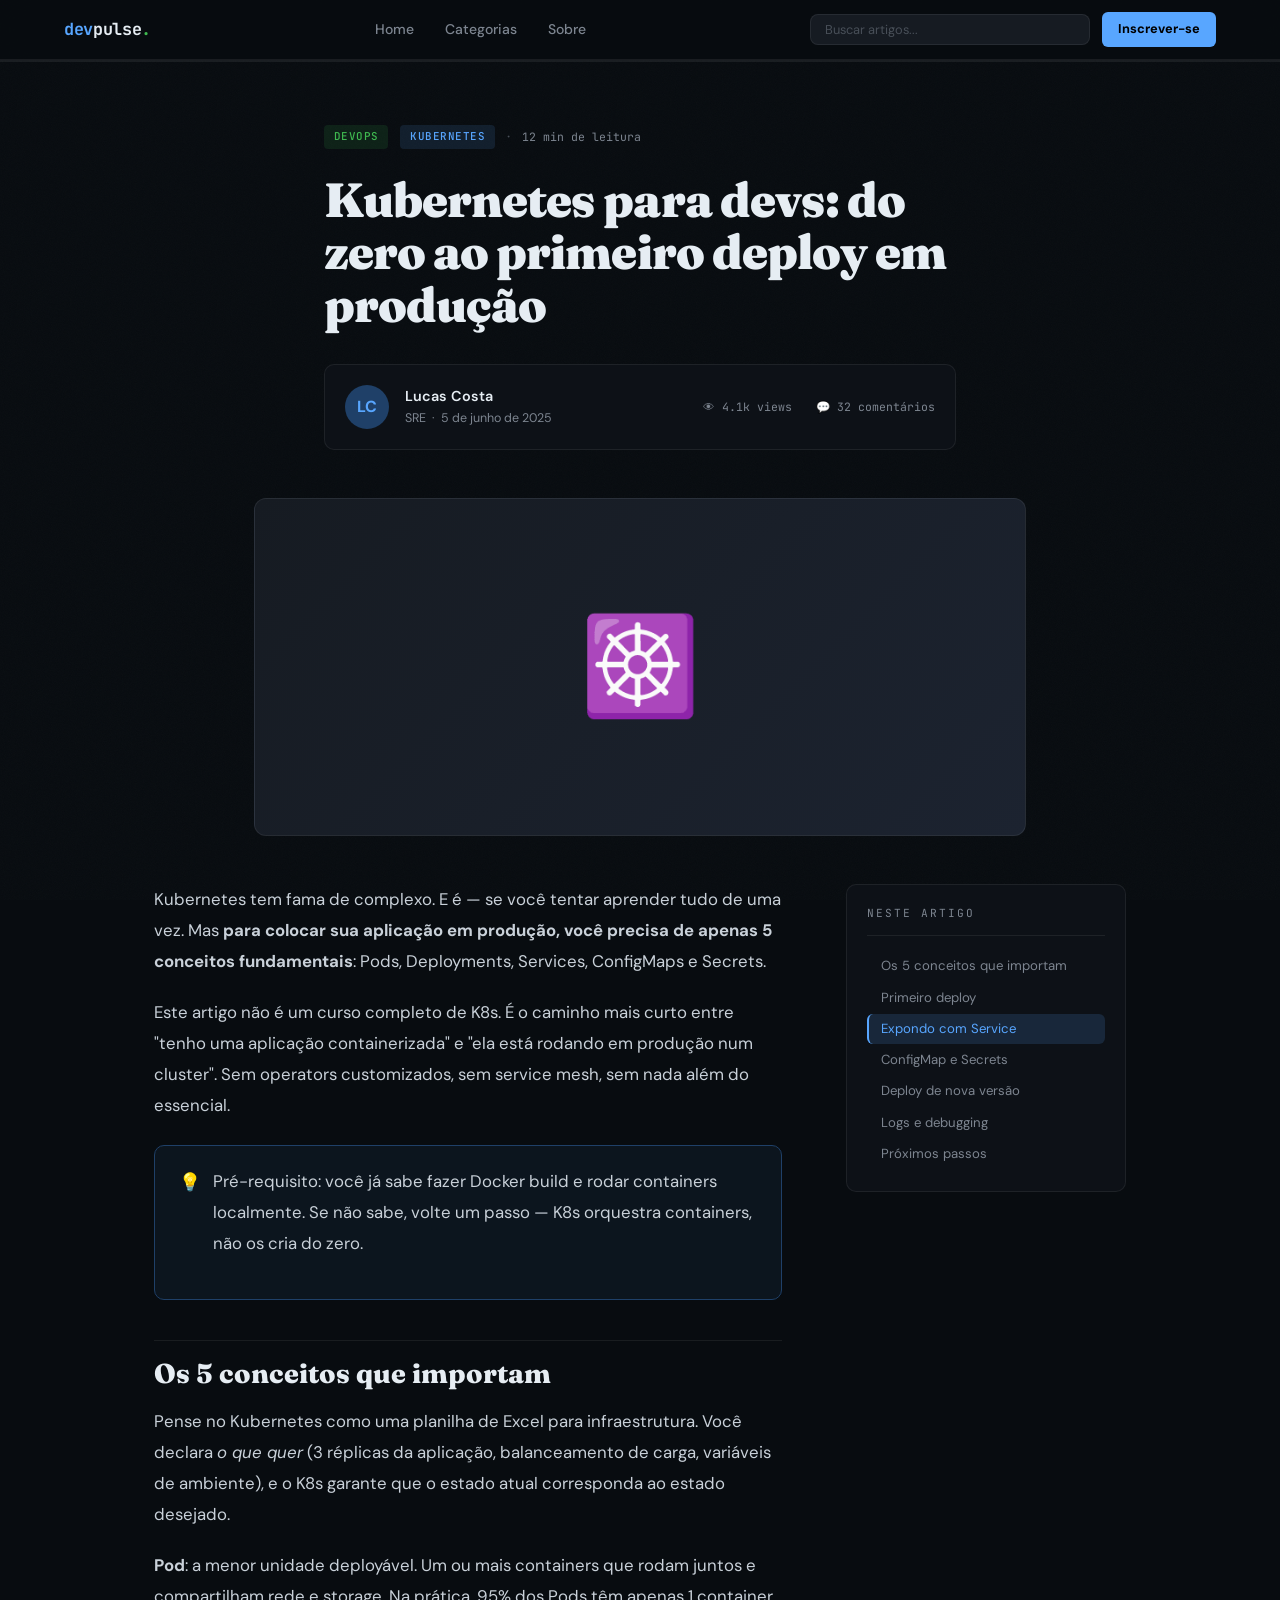
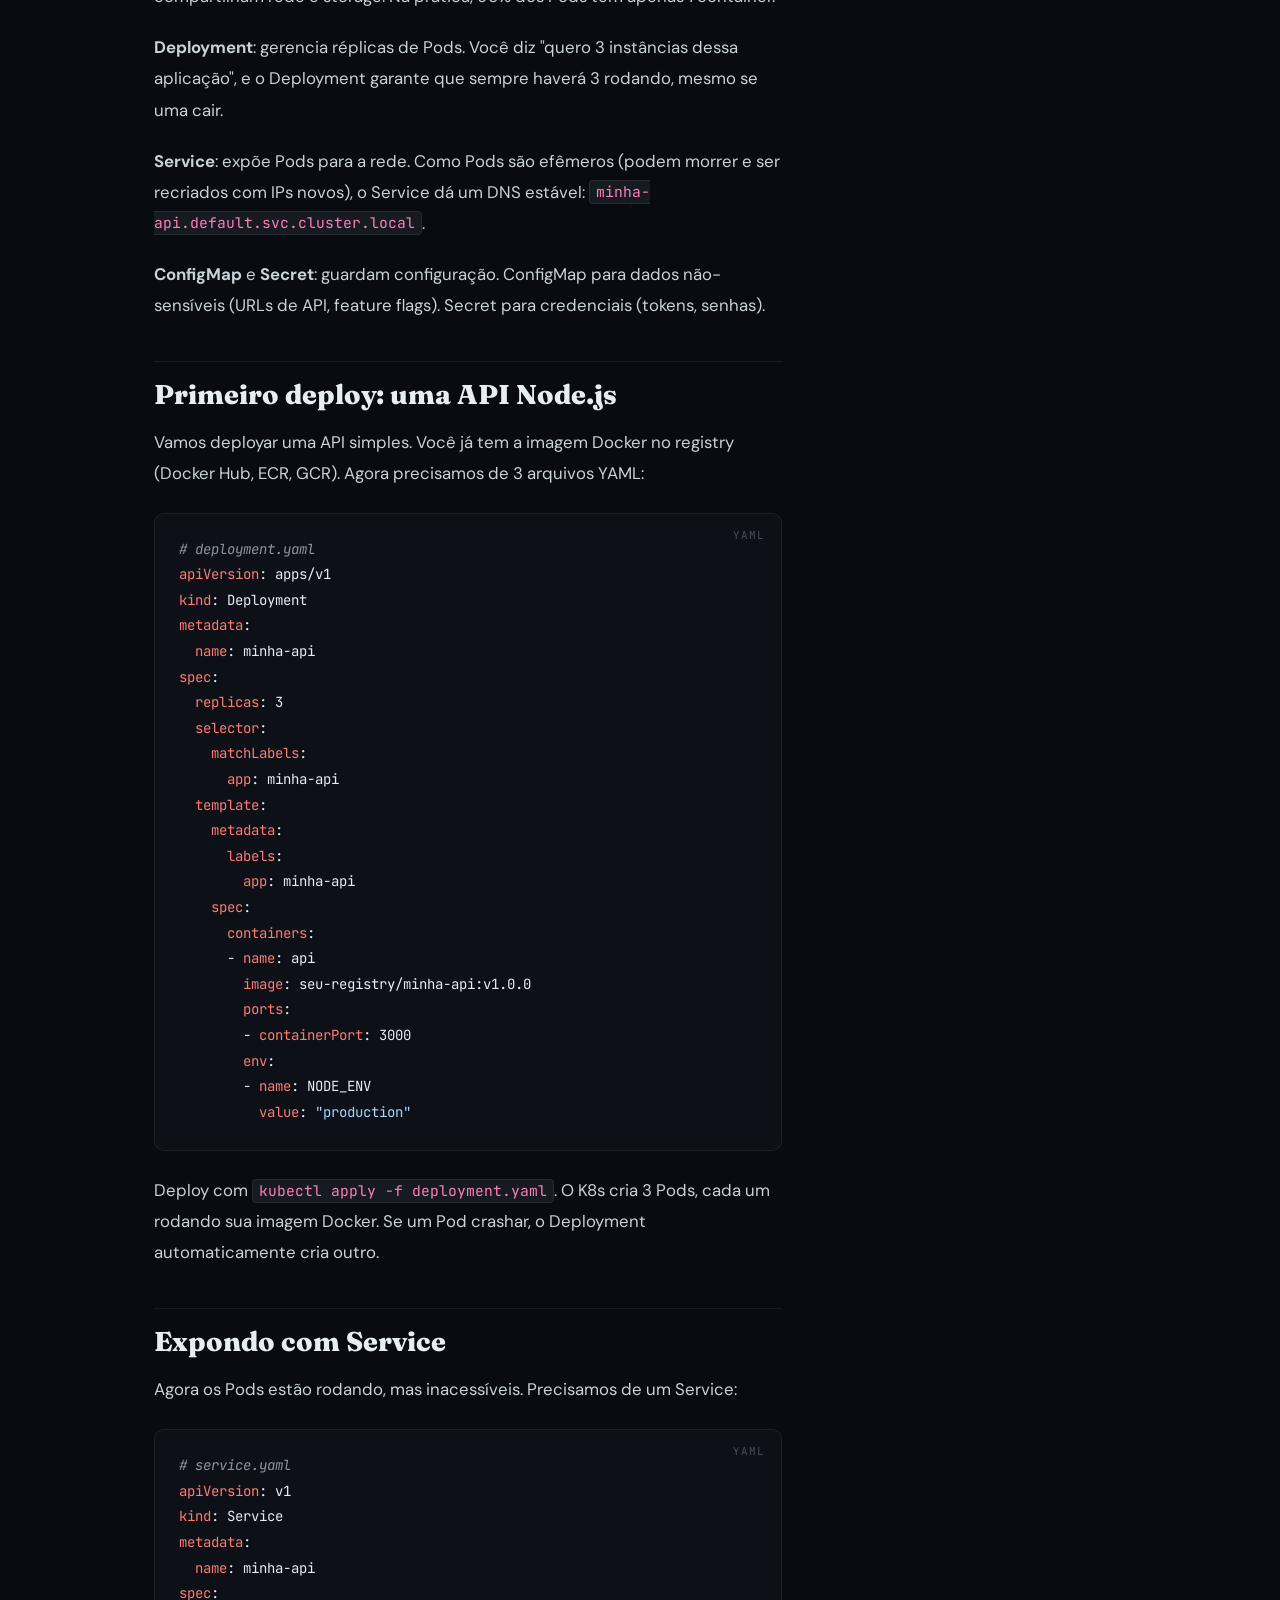
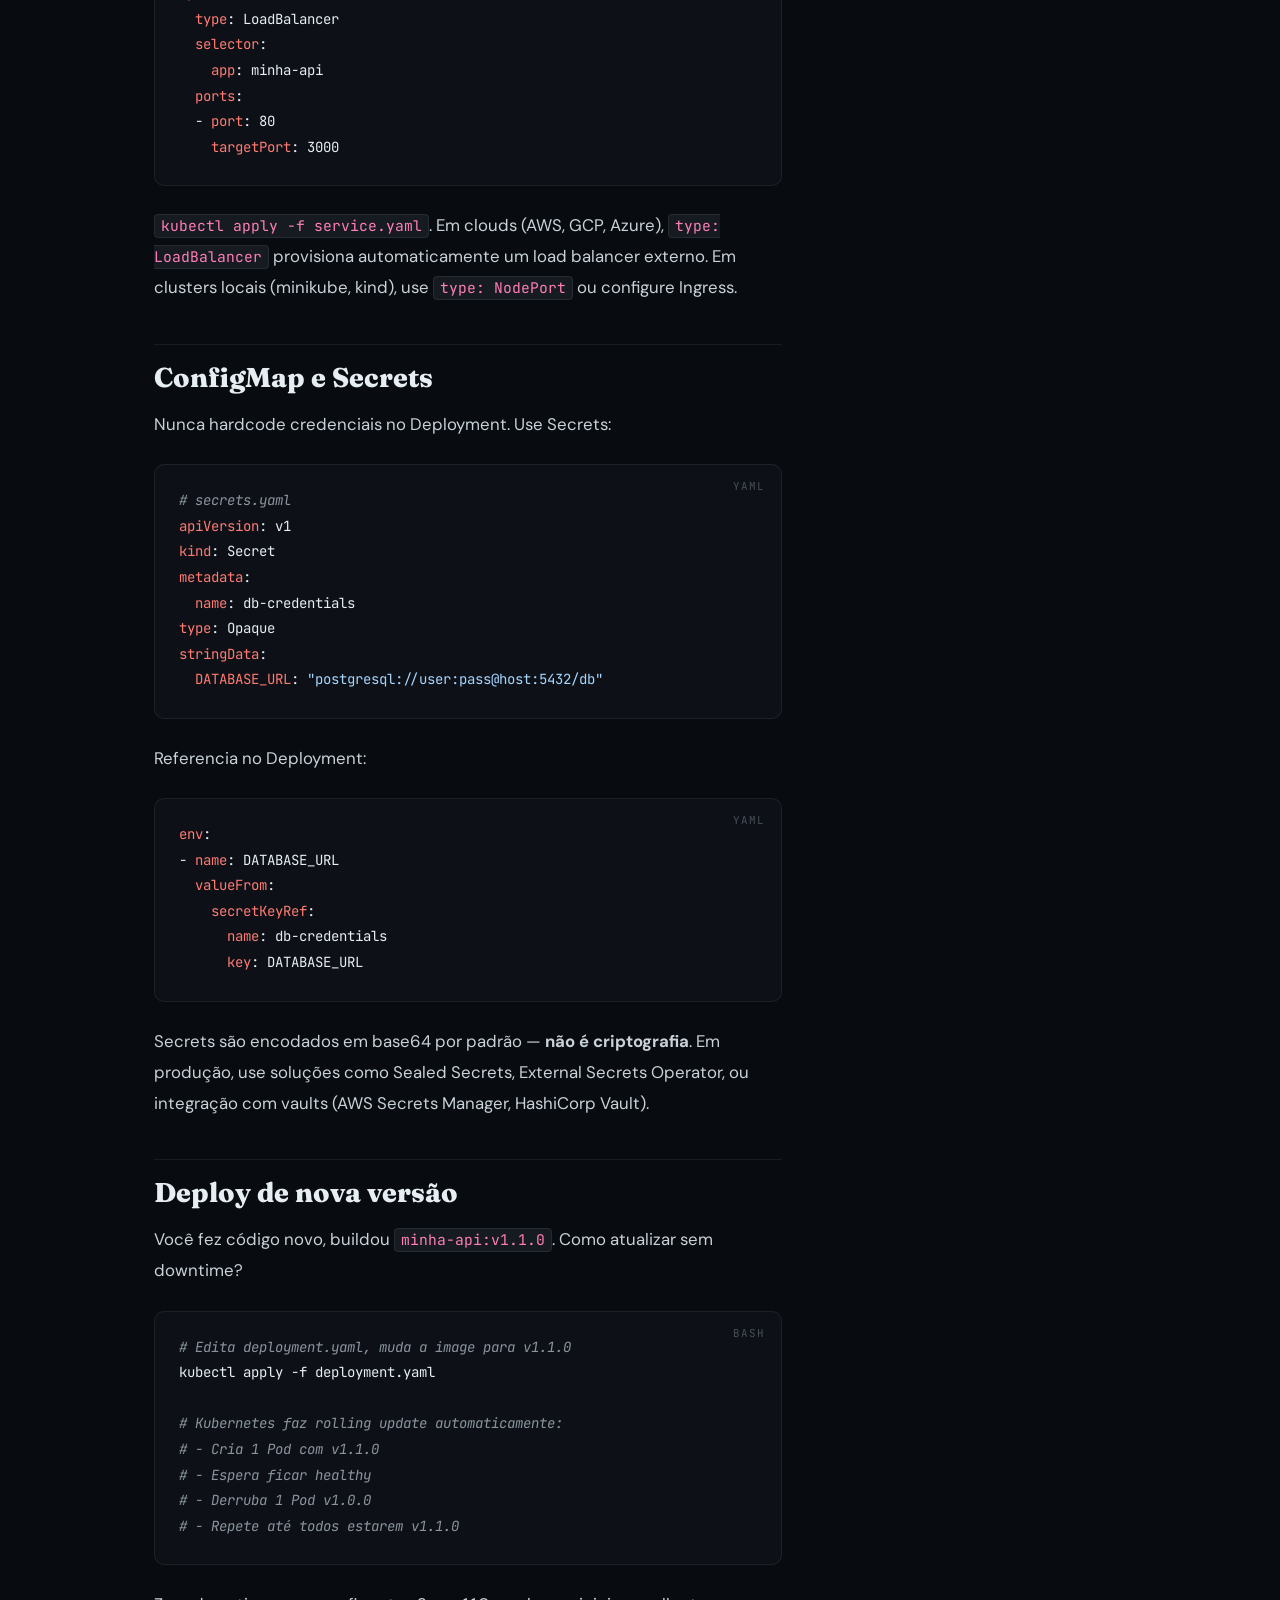
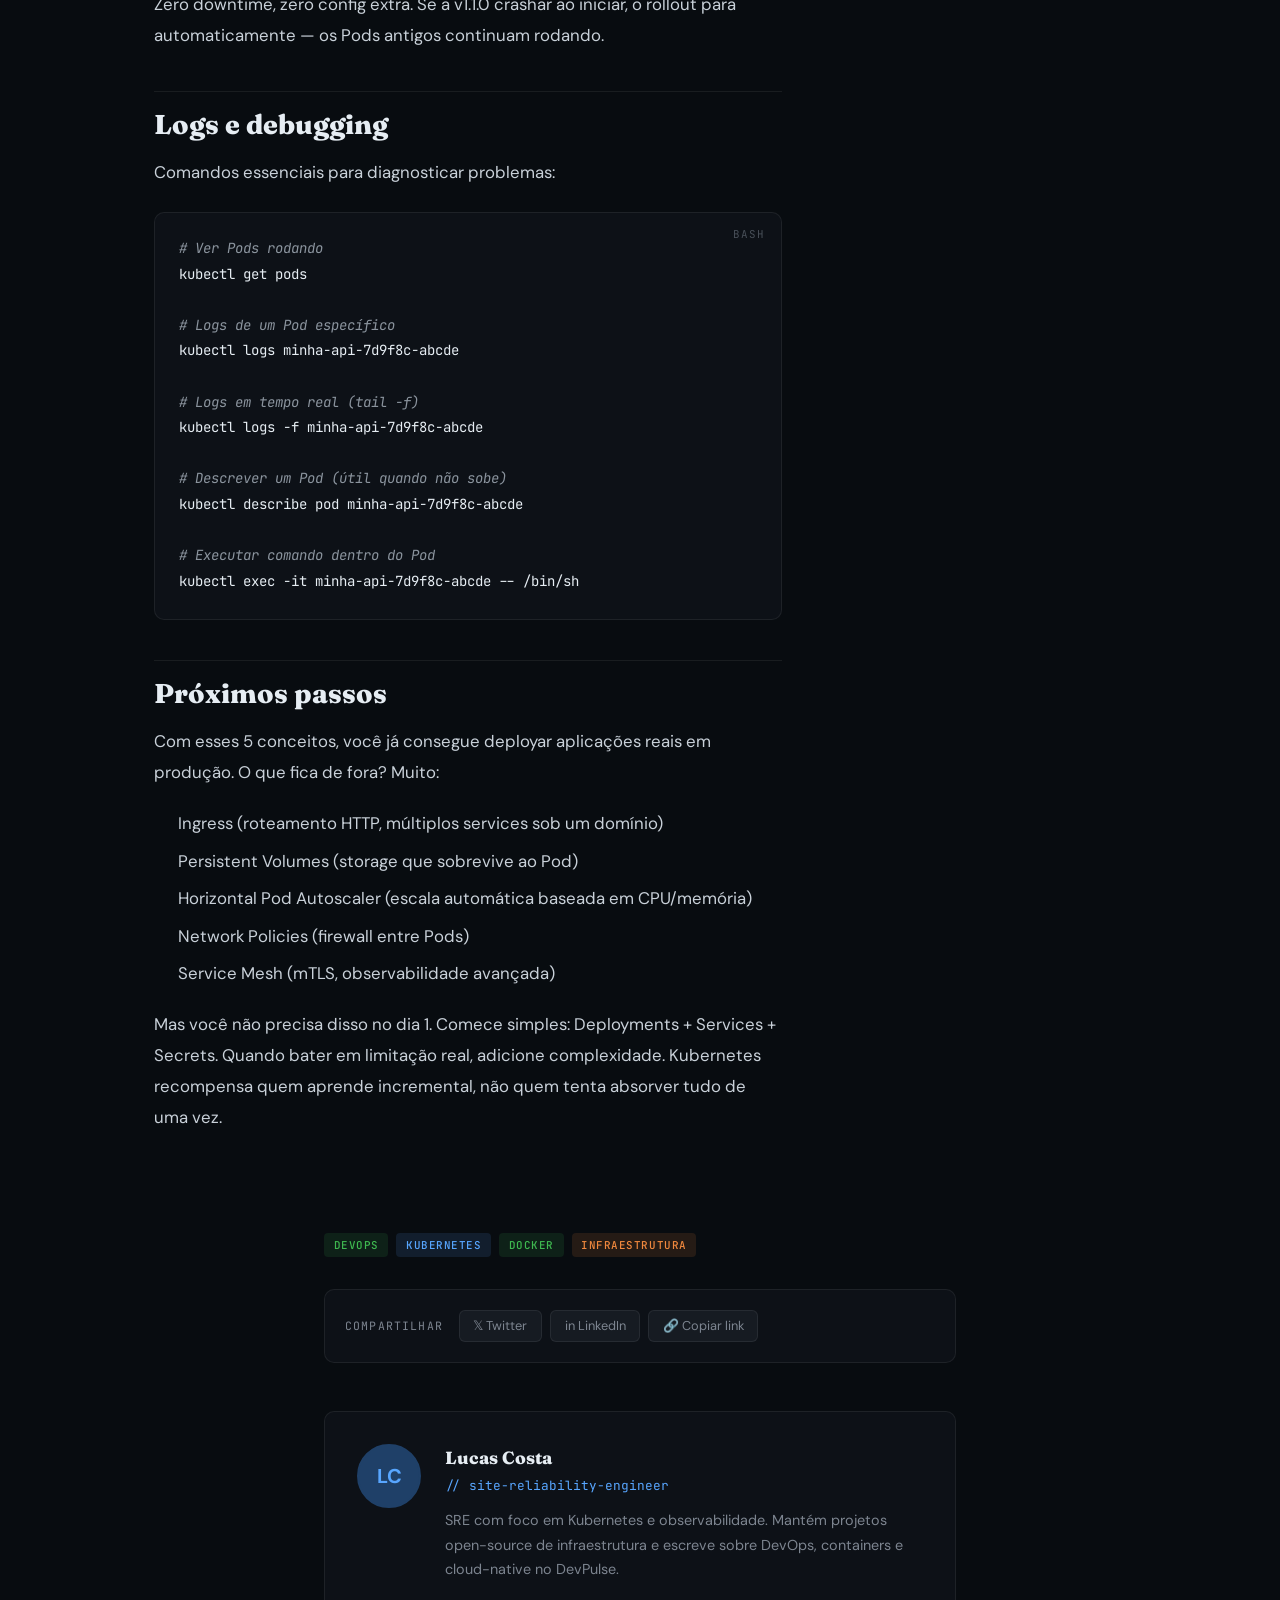
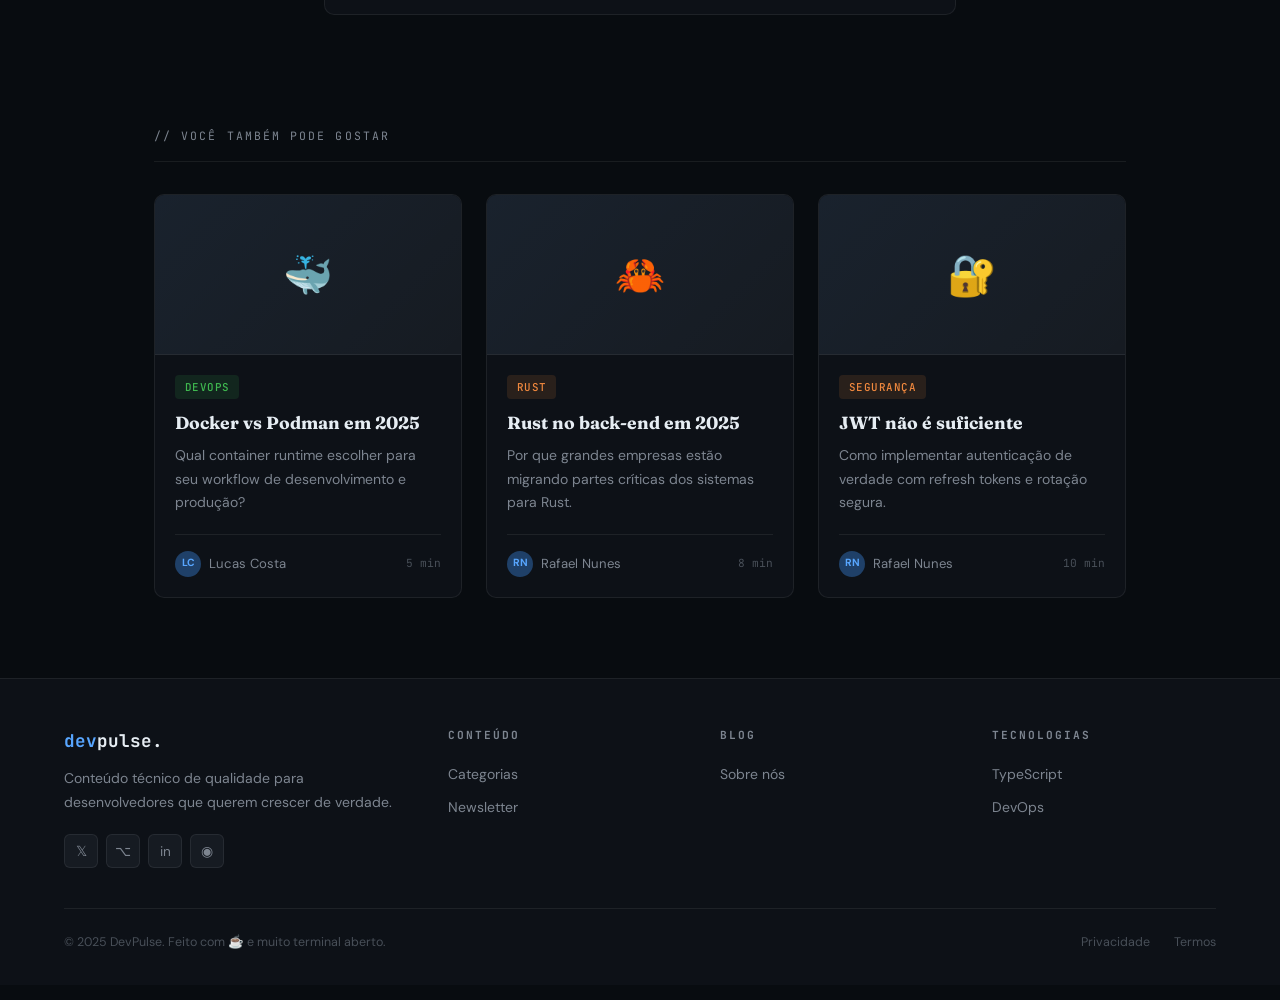
<file: post-kubernetes-devs.html>
<!DOCTYPE html>
<html lang="pt-BR">
<head>
  <meta charset="UTF-8">
  <meta name="viewport" content="width=device-width, initial-scale=1.0">
  <title>Kubernetes para devs: do zero ao primeiro deploy em produção — DevPulse</title>
  <link rel="preconnect" href="https://fonts.googleapis.com">
  <link href="https://fonts.googleapis.com/css2?family=Fraunces:ital,opsz,wght@0,9..144,400;0,9..144,700;0,9..144,900;1,9..144,400&family=DM+Sans:wght@300;400;500;600&family=JetBrains+Mono:wght@400;500;700&display=swap" rel="stylesheet">
  <link rel="stylesheet" href="css/style.css">
  <link rel="shortcut icon" href="./favicon.png" type="image/x-icon">
</head>
<body>
  <div class="reading-progress">
    <div class="reading-progress-bar"></div>
  </div>

  <nav class="navbar">
    <a href="index.html" class="nav-logo"><span class="accent">dev</span>pulse<span class="dot">.</span></a>
    <div class="nav-links">
      <a href="index.html">Home</a>
      <a href="categoria.html">Categorias</a>
      <a href="sobre.html">Sobre</a>
    </div>
    <div class="nav-right">
      <div class="nav-search-wrapper">
        <input type="text" class="nav-search-input" placeholder="Buscar artigos...">
        <div class="search-dropdown"></div>
      </div>
      <a href="index.html#newsletter" class="btn-subscribe">Inscrever-se</a>
    </div>
  </nav>

  <header class="post-header reveal">
    <div class="post-header-meta">
      <span class="tag tag--green">DevOps</span>
      <span class="tag tag--blue">Kubernetes</span>
      <span class="meta-dot">·</span>
      <span class="read-time">12 min de leitura</span>
    </div>

    <h1 class="post-title">Kubernetes para devs: do zero ao primeiro deploy em produção</h1>

    <div class="post-author-bar">
      <div class="avatar-md">LC</div>
      <div class="author-bar-info">
        <div class="author-bar-name">Lucas Costa</div>
        <div class="author-bar-role">SRE &nbsp;·&nbsp; 5 de junho de 2025</div>
      </div>
      <div class="author-bar-stats">
        <span>👁 4.1k views</span>
        <span>💬 32 comentários</span>
      </div>
    </div>
  </header>

  <div class="post-cover reveal">
    <div class="post-cover-img">☸️</div>
  </div>

  <div class="post-layout">
    <article class="post-body">
      <p>Kubernetes tem fama de complexo. E é — se você tentar aprender tudo de uma vez. Mas <strong>para colocar sua aplicação em produção, você precisa de apenas 5 conceitos fundamentais</strong>: Pods, Deployments, Services, ConfigMaps e Secrets.</p>

      <p>Este artigo não é um curso completo de K8s. É o caminho mais curto entre "tenho uma aplicação containerizada" e "ela está rodando em produção num cluster". Sem operators customizados, sem service mesh, sem nada além do essencial.</p>

      <div class="callout">
        <span class="callout-icon">💡</span>
        <p class="callout-text">Pré-requisito: você já sabe fazer Docker build e rodar containers localmente. Se não sabe, volte um passo — K8s orquestra containers, não os cria do zero.</p>
      </div>

      <h2 id="conceitos">Os 5 conceitos que importam</h2>

      <p>Pense no Kubernetes como uma planilha de Excel para infraestrutura. Você declara <em>o que quer</em> (3 réplicas da aplicação, balanceamento de carga, variáveis de ambiente), e o K8s garante que o estado atual corresponda ao estado desejado.</p>

      <p><strong>Pod</strong>: a menor unidade deployável. Um ou mais containers que rodam juntos e compartilham rede e storage. Na prática, 95% dos Pods têm apenas 1 container.</p>

      <p><strong>Deployment</strong>: gerencia réplicas de Pods. Você diz "quero 3 instâncias dessa aplicação", e o Deployment garante que sempre haverá 3 rodando, mesmo se uma cair.</p>

      <p><strong>Service</strong>: expõe Pods para a rede. Como Pods são efêmeros (podem morrer e ser recriados com IPs novos), o Service dá um DNS estável: <code>minha-api.default.svc.cluster.local</code>.</p>

      <p><strong>ConfigMap</strong> e <strong>Secret</strong>: guardam configuração. ConfigMap para dados não-sensíveis (URLs de API, feature flags). Secret para credenciais (tokens, senhas).</p>

      <h2 id="primeiro-deploy">Primeiro deploy: uma API Node.js</h2>

      <p>Vamos deployar uma API simples. Você já tem a imagem Docker no registry (Docker Hub, ECR, GCR). Agora precisamos de 3 arquivos YAML:</p>

      <pre><code><span class="cm"># deployment.yaml</span>
<span class="kw">apiVersion</span>: apps/v1
<span class="kw">kind</span>: Deployment
<span class="kw">metadata</span>:
  <span class="kw">name</span>: minha-api
<span class="kw">spec</span>:
  <span class="kw">replicas</span>: 3
  <span class="kw">selector</span>:
    <span class="kw">matchLabels</span>:
      <span class="kw">app</span>: minha-api
  <span class="kw">template</span>:
    <span class="kw">metadata</span>:
      <span class="kw">labels</span>:
        <span class="kw">app</span>: minha-api
    <span class="kw">spec</span>:
      <span class="kw">containers</span>:
      - <span class="kw">name</span>: api
        <span class="kw">image</span>: seu-registry/minha-api:v1.0.0
        <span class="kw">ports</span>:
        - <span class="kw">containerPort</span>: 3000
        <span class="kw">env</span>:
        - <span class="kw">name</span>: NODE_ENV
          <span class="kw">value</span>: <span class="str">"production"</span>
<span class="lang-label">yaml</span></code></pre>

      <p>Deploy com <code>kubectl apply -f deployment.yaml</code>. O K8s cria 3 Pods, cada um rodando sua imagem Docker. Se um Pod crashar, o Deployment automaticamente cria outro.</p>

      <h2 id="service">Expondo com Service</h2>

      <p>Agora os Pods estão rodando, mas inacessíveis. Precisamos de um Service:</p>

      <pre><code><span class="cm"># service.yaml</span>
<span class="kw">apiVersion</span>: v1
<span class="kw">kind</span>: Service
<span class="kw">metadata</span>:
  <span class="kw">name</span>: minha-api
<span class="kw">spec</span>:
  <span class="kw">type</span>: LoadBalancer
  <span class="kw">selector</span>:
    <span class="kw">app</span>: minha-api
  <span class="kw">ports</span>:
  - <span class="kw">port</span>: 80
    <span class="kw">targetPort</span>: 3000
<span class="lang-label">yaml</span></code></pre>

      <p><code>kubectl apply -f service.yaml</code>. Em clouds (AWS, GCP, Azure), <code>type: LoadBalancer</code> provisiona automaticamente um load balancer externo. Em clusters locais (minikube, kind), use <code>type: NodePort</code> ou configure Ingress.</p>

      <h2 id="secrets">ConfigMap e Secrets</h2>

      <p>Nunca hardcode credenciais no Deployment. Use Secrets:</p>

      <pre><code><span class="cm"># secrets.yaml</span>
<span class="kw">apiVersion</span>: v1
<span class="kw">kind</span>: Secret
<span class="kw">metadata</span>:
  <span class="kw">name</span>: db-credentials
<span class="kw">type</span>: Opaque
<span class="kw">stringData</span>:
  <span class="kw">DATABASE_URL</span>: <span class="str">"postgresql://user:pass@host:5432/db"</span>
<span class="lang-label">yaml</span></code></pre>

      <p>Referencia no Deployment:</p>

      <pre><code><span class="kw">env</span>:
- <span class="kw">name</span>: DATABASE_URL
  <span class="kw">valueFrom</span>:
    <span class="kw">secretKeyRef</span>:
      <span class="kw">name</span>: db-credentials
      <span class="kw">key</span>: DATABASE_URL
<span class="lang-label">yaml</span></code></pre>

      <p>Secrets são encodados em base64 por padrão — <strong>não é criptografia</strong>. Em produção, use soluções como Sealed Secrets, External Secrets Operator, ou integração com vaults (AWS Secrets Manager, HashiCorp Vault).</p>

      <h2 id="atualizacao">Deploy de nova versão</h2>

      <p>Você fez código novo, buildou <code>minha-api:v1.1.0</code>. Como atualizar sem downtime?</p>

      <pre><code><span class="cm"># Edita deployment.yaml, muda a image para v1.1.0</span>
kubectl apply -f deployment.yaml

<span class="cm"># Kubernetes faz rolling update automaticamente:</span>
<span class="cm"># - Cria 1 Pod com v1.1.0</span>
<span class="cm"># - Espera ficar healthy</span>
<span class="cm"># - Derruba 1 Pod v1.0.0</span>
<span class="cm"># - Repete até todos estarem v1.1.0</span>
<span class="lang-label">bash</span></code></pre>

      <p>Zero downtime, zero config extra. Se a v1.1.0 crashar ao iniciar, o rollout para automaticamente — os Pods antigos continuam rodando.</p>

      <h2 id="observabilidade">Logs e debugging</h2>

      <p>Comandos essenciais para diagnosticar problemas:</p>

      <pre><code><span class="cm"># Ver Pods rodando</span>
kubectl get pods

<span class="cm"># Logs de um Pod específico</span>
kubectl logs minha-api-7d9f8c-abcde

<span class="cm"># Logs em tempo real (tail -f)</span>
kubectl logs -f minha-api-7d9f8c-abcde

<span class="cm"># Descrever um Pod (útil quando não sobe)</span>
kubectl describe pod minha-api-7d9f8c-abcde

<span class="cm"># Executar comando dentro do Pod</span>
kubectl exec -it minha-api-7d9f8c-abcde -- /bin/sh
<span class="lang-label">bash</span></code></pre>

      <h2 id="conclusao">Próximos passos</h2>

      <p>Com esses 5 conceitos, você já consegue deployar aplicações reais em produção. O que fica de fora? Muito:</p>

      <ul>
        <li>Ingress (roteamento HTTP, múltiplos services sob um domínio)</li>
        <li>Persistent Volumes (storage que sobrevive ao Pod)</li>
        <li>Horizontal Pod Autoscaler (escala automática baseada em CPU/memória)</li>
        <li>Network Policies (firewall entre Pods)</li>
        <li>Service Mesh (mTLS, observabilidade avançada)</li>
      </ul>

      <p>Mas você não precisa disso no dia 1. Comece simples: Deployments + Services + Secrets. Quando bater em limitação real, adicione complexidade. Kubernetes recompensa quem aprende incremental, não quem tenta absorver tudo de uma vez.</p>
    </article>

    <aside>
      <nav class="toc">
        <div class="toc-title">Neste artigo</div>
        <ul class="toc-list">
          <li><a href="#conceitos">Os 5 conceitos que importam</a></li>
          <li><a href="#primeiro-deploy">Primeiro deploy</a></li>
          <li><a href="#service">Expondo com Service</a></li>
          <li><a href="#secrets">ConfigMap e Secrets</a></li>
          <li><a href="#atualizacao">Deploy de nova versão</a></li>
          <li><a href="#observabilidade">Logs e debugging</a></li>
          <li><a href="#conclusao">Próximos passos</a></li>
        </ul>
      </nav>
    </aside>
  </div>

  <div class="post-footer">
    <div class="post-tags">
      <span class="tag tag--green">DevOps</span>
      <span class="tag tag--blue">Kubernetes</span>
      <span class="tag tag--green">Docker</span>
      <span class="tag tag--orange">Infraestrutura</span>
    </div>

    <div class="post-share">
      <span class="share-label">Compartilhar</span>
      <div class="share-btns">
        <button class="share-btn">𝕏 Twitter</button>
        <button class="share-btn">in LinkedIn</button>
        <button class="share-btn">🔗 Copiar link</button>
      </div>
    </div>

    <div class="author-card reveal">
      <div class="avatar-lg">LC</div>
      <div>
        <div class="author-card-name">Lucas Costa</div>
        <div class="author-card-role">// site-reliability-engineer</div>
        <p class="author-card-bio">SRE com foco em Kubernetes e observabilidade. Mantém projetos open-source de infraestrutura e escreve sobre DevOps, containers e cloud-native no DevPulse.</p>
      </div>
    </div>
  </div>

  <section class="related-section">
    <div class="section-header reveal">
      <span class="section-title">// você também pode gostar</span>
    </div>
    <div class="related-grid">
      <article class="post-card reveal" onclick="location.href='post-docker-podman.html'">
        <div class="post-card-image">🐳</div>
        <div class="post-card-body">
          <div class="post-card-tags"><span class="tag tag--green">DevOps</span></div>
          <h2 class="post-card-title">Docker vs Podman em 2025</h2>
          <p class="post-card-excerpt">Qual container runtime escolher para seu workflow de desenvolvimento e produção?</p>
          <div class="post-card-footer">
            <div class="meta-author"><div class="avatar-sm">LC</div> Lucas Costa</div>
            <span style="font-family:var(--font-mono);font-size:0.7rem;color:var(--text-dim)">5 min</span>
          </div>
        </div>
      </article>

      <article class="post-card reveal" onclick="location.href='post-rust-backend.html'">
        <div class="post-card-image">🦀</div>
        <div class="post-card-body">
          <div class="post-card-tags"><span class="tag tag--orange">Rust</span></div>
          <h2 class="post-card-title">Rust no back-end em 2025</h2>
          <p class="post-card-excerpt">Por que grandes empresas estão migrando partes críticas dos sistemas para Rust.</p>
          <div class="post-card-footer">
            <div class="meta-author"><div class="avatar-sm">RN</div> Rafael Nunes</div>
            <span style="font-family:var(--font-mono);font-size:0.7rem;color:var(--text-dim)">8 min</span>
          </div>
        </div>
      </article>

      <article class="post-card reveal" onclick="location.href='post-jwt-autenticacao.html'">
        <div class="post-card-image">🔐</div>
        <div class="post-card-body">
          <div class="post-card-tags"><span class="tag tag--orange">Segurança</span></div>
          <h2 class="post-card-title">JWT não é suficiente</h2>
          <p class="post-card-excerpt">Como implementar autenticação de verdade com refresh tokens e rotação segura.</p>
          <div class="post-card-footer">
            <div class="meta-author"><div class="avatar-sm">RN</div> Rafael Nunes</div>
            <span style="font-family:var(--font-mono);font-size:0.7rem;color:var(--text-dim)">10 min</span>
          </div>
        </div>
      </article>
    </div>
  </section>

  <footer>
    <div class="footer-top">
      <div>
        <div class="footer-brand-name"><span class="accent">dev</span>pulse.</div>
        <p class="footer-tagline">Conteúdo técnico de qualidade para desenvolvedores que querem crescer de verdade.</p>
        <div class="footer-socials">
          <a href="#" class="social-btn">𝕏</a>
          <a href="#" class="social-btn">⌥</a>
          <a href="#" class="social-btn">in</a>
          <a href="#" class="social-btn">◉</a>
        </div>
      </div>
      <div class="footer-col">
        <h4>Conteúdo</h4>
        <ul>
          <li><a href="categoria.html">Categorias</a></li>
          <li><a href="index.html#newsletter">Newsletter</a></li>
        </ul>
      </div>
      <div class="footer-col">
        <h4>Blog</h4>
        <ul>
          <li><a href="sobre.html">Sobre nós</a></li>
        </ul>
      </div>
      <div class="footer-col">
        <h4>Tecnologias</h4>
        <ul>
          <li><a href="#">TypeScript</a></li>
          <li><a href="#">DevOps</a></li>
        </ul>
      </div>
    </div>
    <div class="footer-bottom">
      <span class="footer-copy">© 2025 DevPulse. Feito com ☕ e muito terminal aberto.</span>
      <div class="footer-bottom-links">
        <a href="#">Privacidade</a>
        <a href="#">Termos</a>
      </div>
    </div>
  </footer>

  <script src="js/main.js"></script>
</body>
</html>
</file>
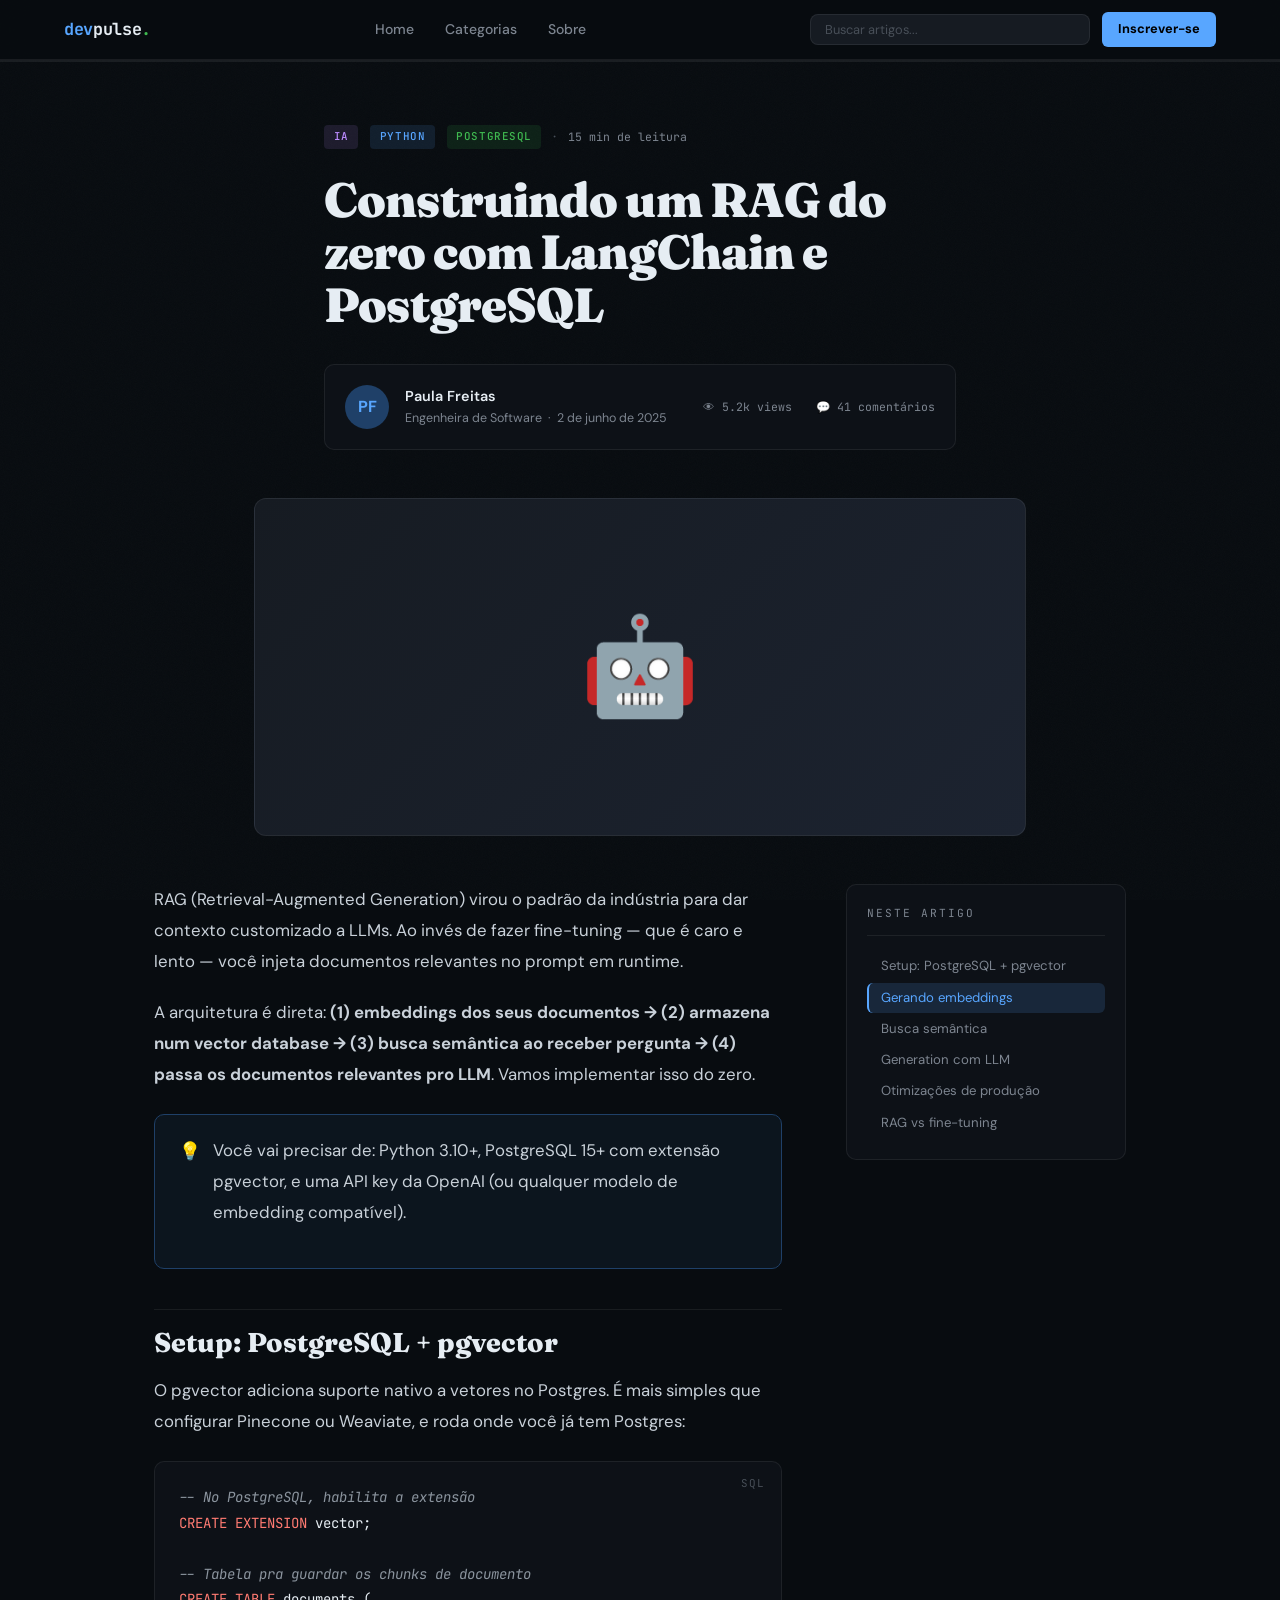
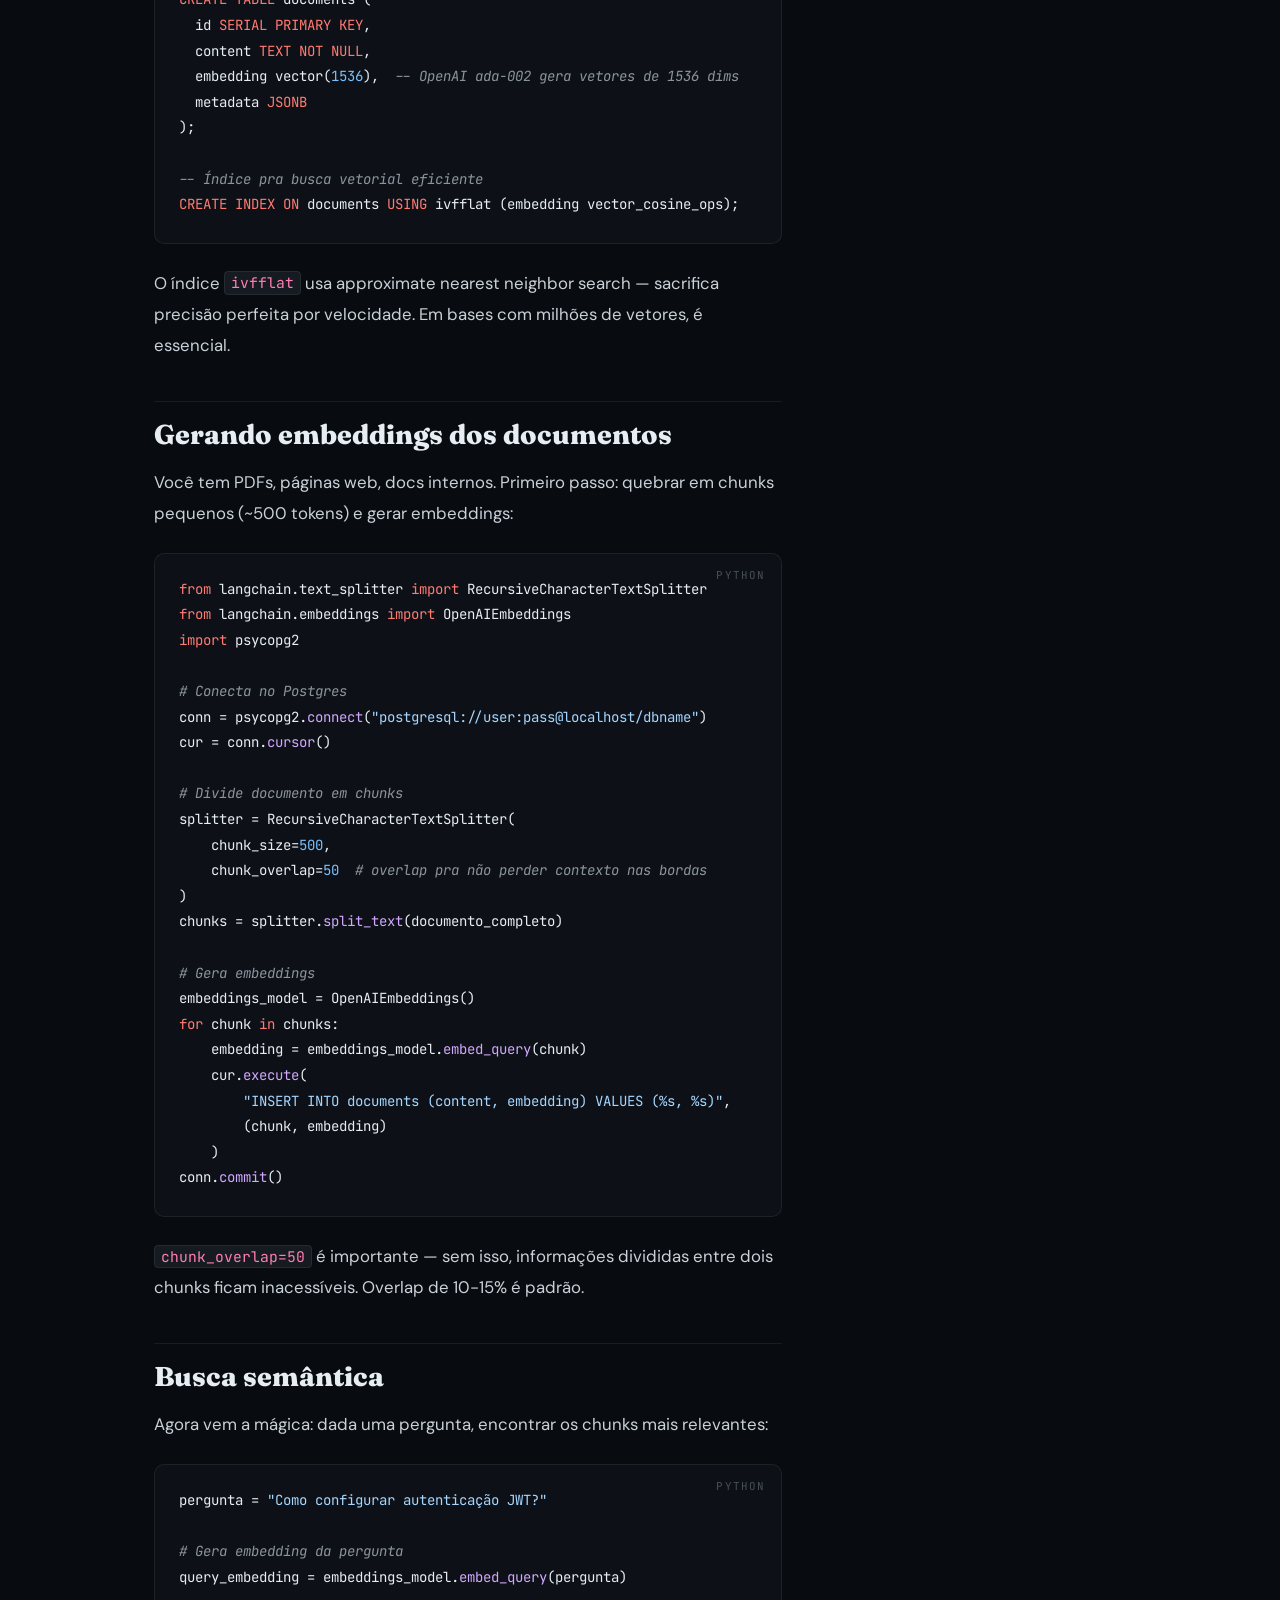
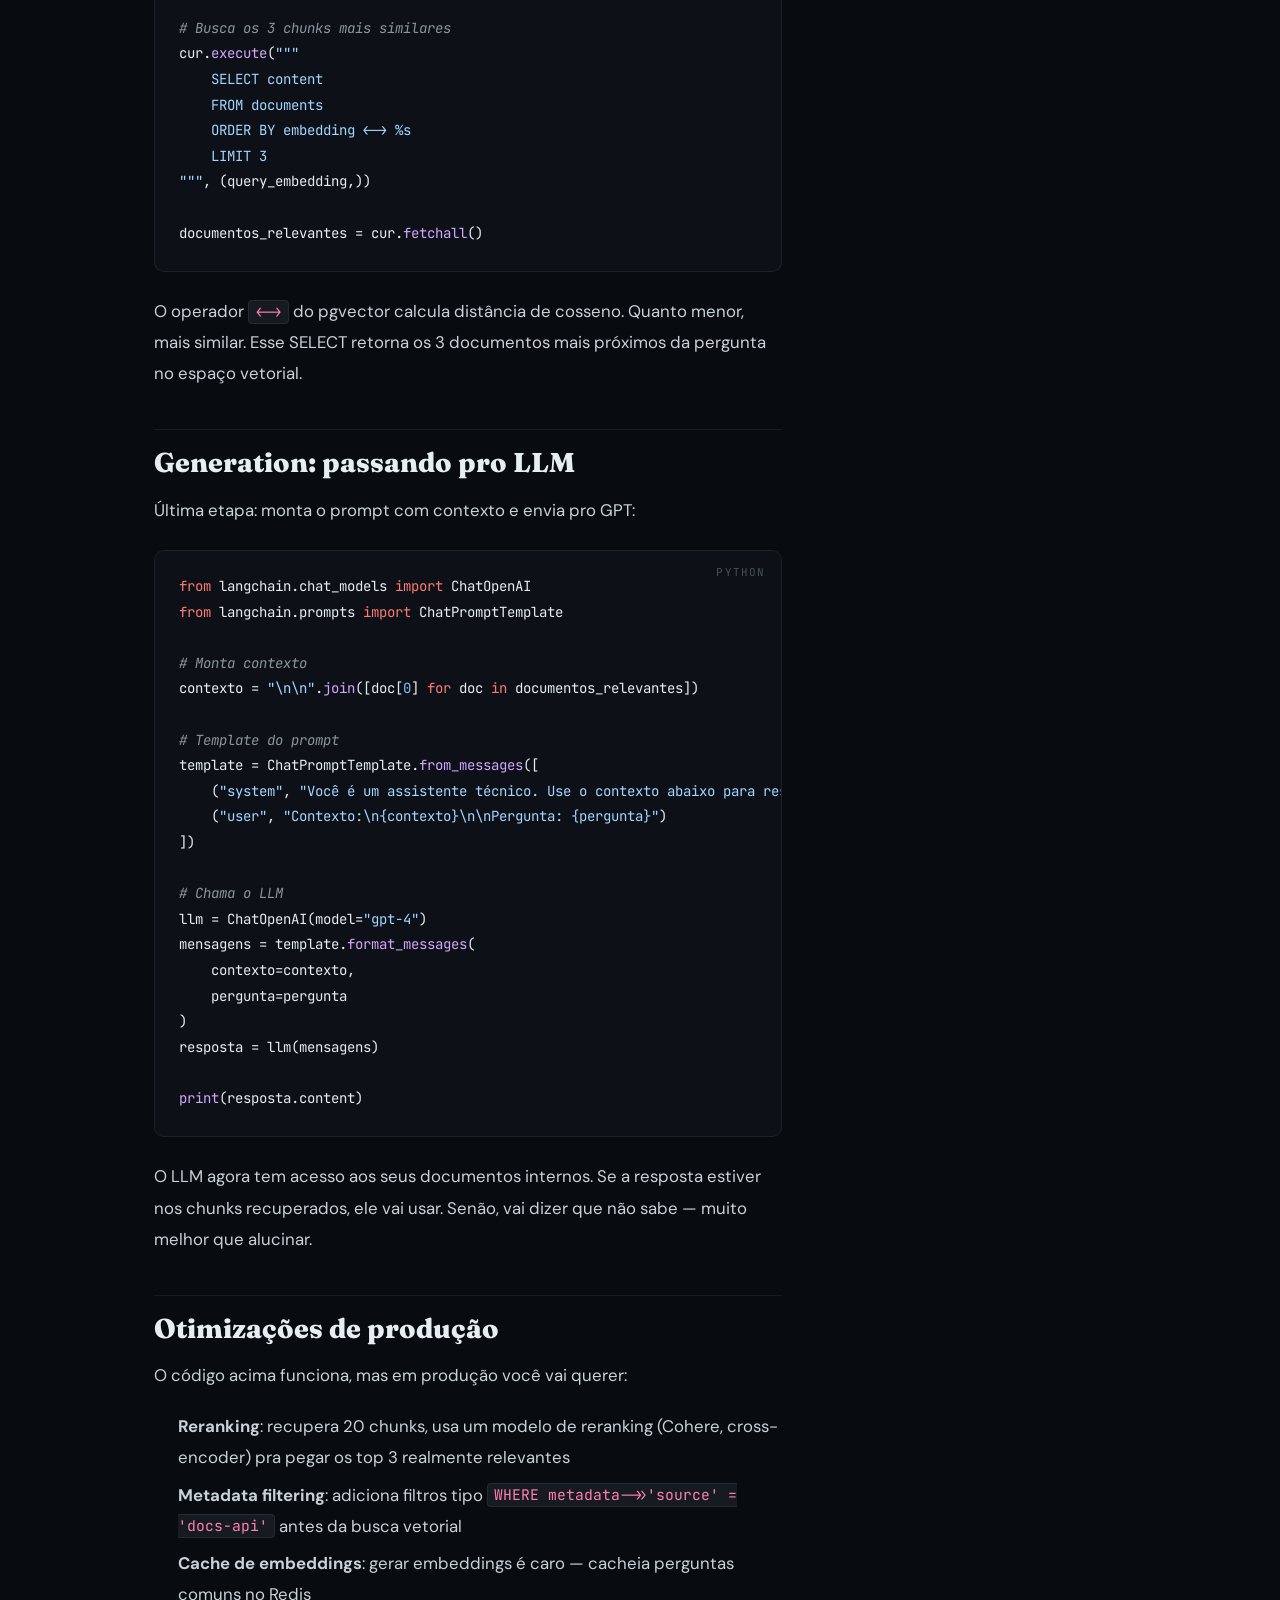
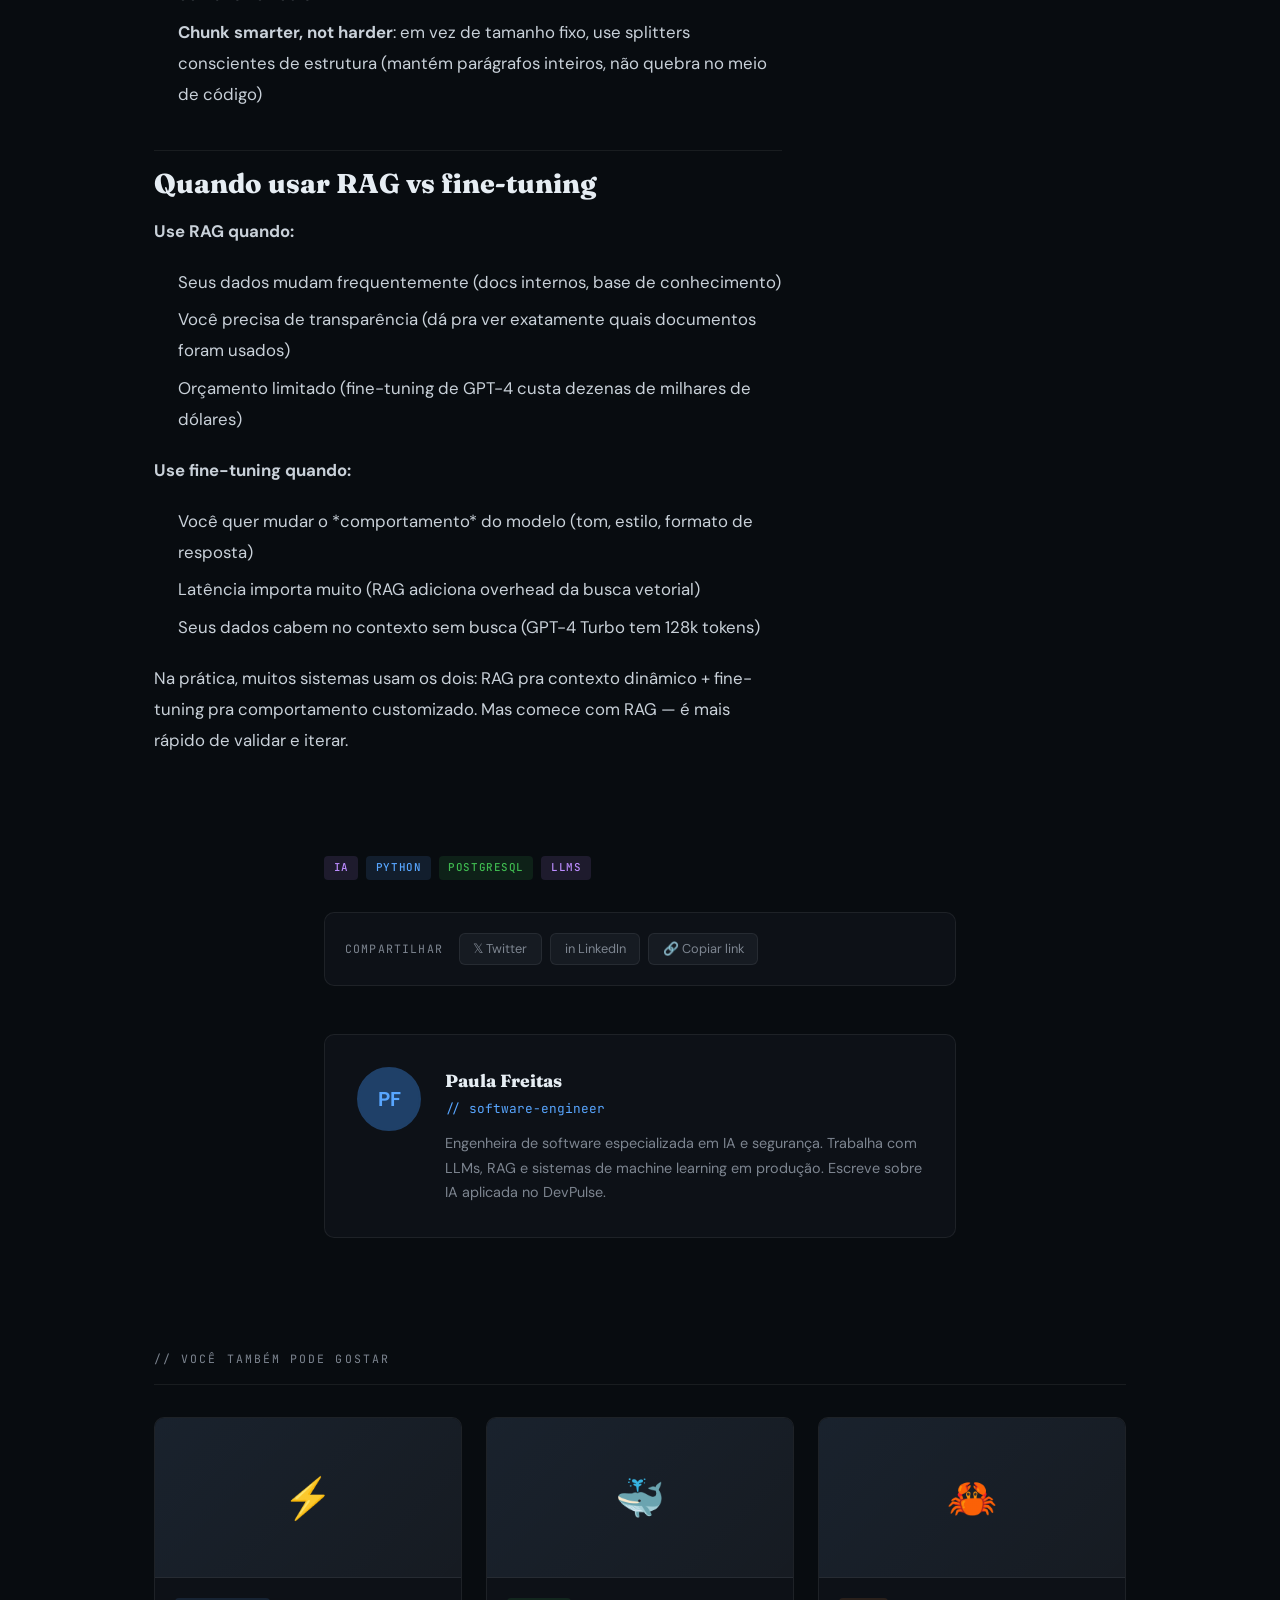
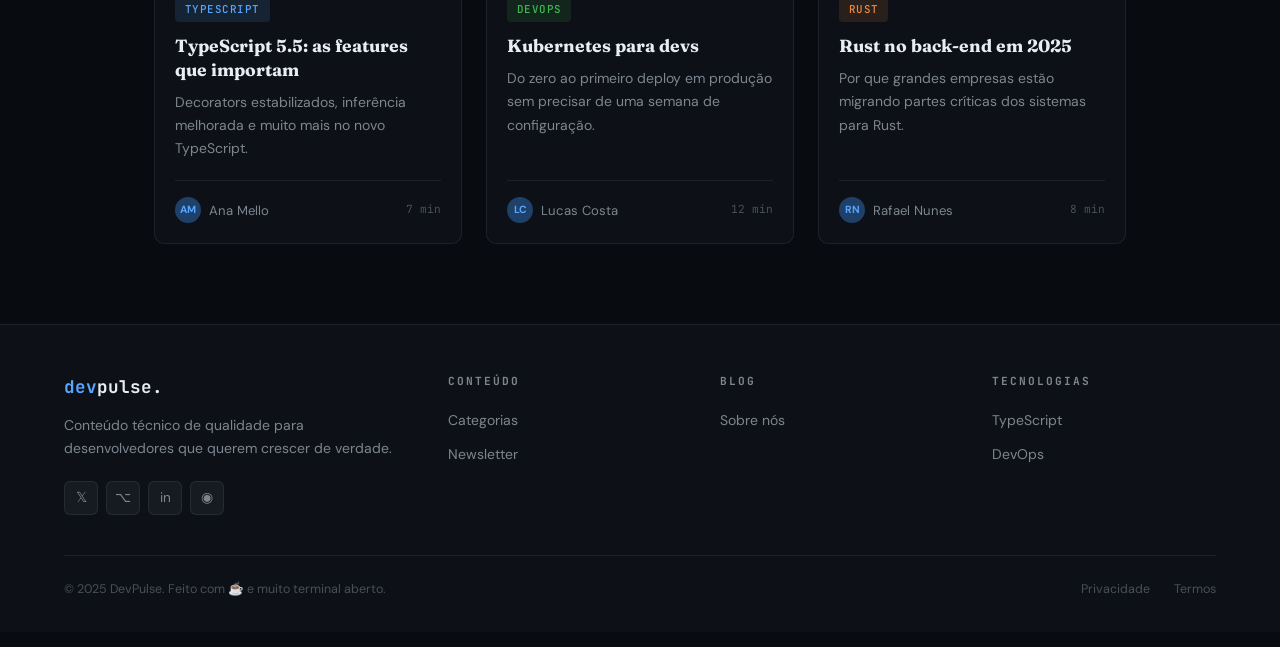
<file: post-rag-langchain.html>
<!DOCTYPE html>
<html lang="pt-BR">
<head>
  <meta charset="UTF-8">
  <meta name="viewport" content="width=device-width, initial-scale=1.0">
  <title>Construindo um RAG do zero com LangChain e PostgreSQL — DevPulse</title>
  <link rel="preconnect" href="https://fonts.googleapis.com">
  <link href="https://fonts.googleapis.com/css2?family=Fraunces:ital,opsz,wght@0,9..144,400;0,9..144,700;0,9..144,900;1,9..144,400&family=DM+Sans:wght@300;400;500;600&family=JetBrains+Mono:wght@400;500;700&display=swap" rel="stylesheet">
  <link rel="stylesheet" href="css/style.css">
  <link rel="shortcut icon" href="./favicon.png" type="image/x-icon">
</head>
<body>
  <div class="reading-progress">
    <div class="reading-progress-bar"></div>
  </div>

  <nav class="navbar">
    <a href="index.html" class="nav-logo"><span class="accent">dev</span>pulse<span class="dot">.</span></a>
    <div class="nav-links">
      <a href="index.html">Home</a>
      <a href="categoria.html">Categorias</a>
      <a href="sobre.html">Sobre</a>
    </div>
    <div class="nav-right">
      <div class="nav-search-wrapper">
        <input type="text" class="nav-search-input" placeholder="Buscar artigos...">
        <div class="search-dropdown"></div>
      </div>
      <a href="index.html#newsletter" class="btn-subscribe">Inscrever-se</a>
    </div>
  </nav>

  <header class="post-header reveal">
    <div class="post-header-meta">
      <span class="tag tag--purple">IA</span>
      <span class="tag tag--blue">Python</span>
      <span class="tag tag--green">PostgreSQL</span>
      <span class="meta-dot">·</span>
      <span class="read-time">15 min de leitura</span>
    </div>

    <h1 class="post-title">Construindo um RAG do zero com LangChain e PostgreSQL</h1>

    <div class="post-author-bar">
      <div class="avatar-md">PF</div>
      <div class="author-bar-info">
        <div class="author-bar-name">Paula Freitas</div>
        <div class="author-bar-role">Engenheira de Software &nbsp;·&nbsp; 2 de junho de 2025</div>
      </div>
      <div class="author-bar-stats">
        <span>👁 5.2k views</span>
        <span>💬 41 comentários</span>
      </div>
    </div>
  </header>

  <div class="post-cover reveal">
    <div class="post-cover-img">🤖</div>
  </div>

  <div class="post-layout">
    <article class="post-body">
      <p>RAG (Retrieval-Augmented Generation) virou o padrão da indústria para dar contexto customizado a LLMs. Ao invés de fazer fine-tuning — que é caro e lento — você injeta documentos relevantes no prompt em runtime.</p>

      <p>A arquitetura é direta: <strong>(1) embeddings dos seus documentos → (2) armazena num vector database → (3) busca semântica ao receber pergunta → (4) passa os documentos relevantes pro LLM</strong>. Vamos implementar isso do zero.</p>

      <div class="callout">
        <span class="callout-icon">💡</span>
        <p class="callout-text">Você vai precisar de: Python 3.10+, PostgreSQL 15+ com extensão pgvector, e uma API key da OpenAI (ou qualquer modelo de embedding compatível).</p>
      </div>

      <h2 id="setup">Setup: PostgreSQL + pgvector</h2>

      <p>O pgvector adiciona suporte nativo a vetores no Postgres. É mais simples que configurar Pinecone ou Weaviate, e roda onde você já tem Postgres:</p>

      <pre><code><span class="cm">-- No PostgreSQL, habilita a extensão</span>
<span class="kw">CREATE EXTENSION</span> vector;

<span class="cm">-- Tabela pra guardar os chunks de documento</span>
<span class="kw">CREATE TABLE</span> documents (
  id <span class="kw">SERIAL PRIMARY KEY</span>,
  content <span class="kw">TEXT NOT NULL</span>,
  embedding vector(<span class="num">1536</span>),  <span class="cm">-- OpenAI ada-002 gera vetores de 1536 dims</span>
  metadata <span class="kw">JSONB</span>
);

<span class="cm">-- Índice pra busca vetorial eficiente</span>
<span class="kw">CREATE INDEX ON</span> documents <span class="kw">USING</span> ivfflat (embedding vector_cosine_ops);
<span class="lang-label">sql</span></code></pre>

      <p>O índice <code>ivfflat</code> usa approximate nearest neighbor search — sacrifica precisão perfeita por velocidade. Em bases com milhões de vetores, é essencial.</p>

      <h2 id="embeddings">Gerando embeddings dos documentos</h2>

      <p>Você tem PDFs, páginas web, docs internos. Primeiro passo: quebrar em chunks pequenos (~500 tokens) e gerar embeddings:</p>

      <pre><code><span class="kw">from</span> langchain.text_splitter <span class="kw">import</span> RecursiveCharacterTextSplitter
<span class="kw">from</span> langchain.embeddings <span class="kw">import</span> OpenAIEmbeddings
<span class="kw">import</span> psycopg2

<span class="cm"># Conecta no Postgres</span>
conn = psycopg2.<span class="fn">connect</span>(<span class="str">"postgresql://user:pass@localhost/dbname"</span>)
cur = conn.<span class="fn">cursor</span>()

<span class="cm"># Divide documento em chunks</span>
splitter = RecursiveCharacterTextSplitter(
    chunk_size=<span class="num">500</span>,
    chunk_overlap=<span class="num">50</span>  <span class="cm"># overlap pra não perder contexto nas bordas</span>
)
chunks = splitter.<span class="fn">split_text</span>(documento_completo)

<span class="cm"># Gera embeddings</span>
embeddings_model = OpenAIEmbeddings()
<span class="kw">for</span> chunk <span class="kw">in</span> chunks:
    embedding = embeddings_model.<span class="fn">embed_query</span>(chunk)
    cur.<span class="fn">execute</span>(
        <span class="str">"INSERT INTO documents (content, embedding) VALUES (%s, %s)"</span>,
        (chunk, embedding)
    )
conn.<span class="fn">commit</span>()
<span class="lang-label">python</span></code></pre>

      <p><code>chunk_overlap=50</code> é importante — sem isso, informações divididas entre dois chunks ficam inacessíveis. Overlap de 10-15% é padrão.</p>

      <h2 id="retrieval">Busca semântica</h2>

      <p>Agora vem a mágica: dada uma pergunta, encontrar os chunks mais relevantes:</p>

      <pre><code>pergunta = <span class="str">"Como configurar autenticação JWT?"</span>

<span class="cm"># Gera embedding da pergunta</span>
query_embedding = embeddings_model.<span class="fn">embed_query</span>(pergunta)

<span class="cm"># Busca os 3 chunks mais similares</span>
cur.<span class="fn">execute</span>(<span class="str">"""
    SELECT content
    FROM documents
    ORDER BY embedding <-> %s
    LIMIT 3
"""</span>, (query_embedding,))

documentos_relevantes = cur.<span class="fn">fetchall</span>()
<span class="lang-label">python</span></code></pre>

      <p>O operador <code>&lt;-&gt;</code> do pgvector calcula distância de cosseno. Quanto menor, mais similar. Esse SELECT retorna os 3 documentos mais próximos da pergunta no espaço vetorial.</p>

      <h2 id="generation">Generation: passando pro LLM</h2>

      <p>Última etapa: monta o prompt com contexto e envia pro GPT:</p>

      <pre><code><span class="kw">from</span> langchain.chat_models <span class="kw">import</span> ChatOpenAI
<span class="kw">from</span> langchain.prompts <span class="kw">import</span> ChatPromptTemplate

<span class="cm"># Monta contexto</span>
contexto = <span class="str">"\n\n"</span>.<span class="fn">join</span>([doc[<span class="num">0</span>] <span class="kw">for</span> doc <span class="kw">in</span> documentos_relevantes])

<span class="cm"># Template do prompt</span>
template = ChatPromptTemplate.<span class="fn">from_messages</span>([
    (<span class="str">"system"</span>, <span class="str">"Você é um assistente técnico. Use o contexto abaixo para responder."</span>),
    (<span class="str">"user"</span>, <span class="str">"Contexto:\n{contexto}\n\nPergunta: {pergunta}"</span>)
])

<span class="cm"># Chama o LLM</span>
llm = ChatOpenAI(model=<span class="str">"gpt-4"</span>)
mensagens = template.<span class="fn">format_messages</span>(
    contexto=contexto,
    pergunta=pergunta
)
resposta = llm(mensagens)

<span class="fn">print</span>(resposta.content)
<span class="lang-label">python</span></code></pre>

      <p>O LLM agora tem acesso aos seus documentos internos. Se a resposta estiver nos chunks recuperados, ele vai usar. Senão, vai dizer que não sabe — muito melhor que alucinar.</p>

      <h2 id="otimizacoes">Otimizações de produção</h2>

      <p>O código acima funciona, mas em produção você vai querer:</p>

      <ul>
        <li><strong>Reranking</strong>: recupera 20 chunks, usa um modelo de reranking (Cohere, cross-encoder) pra pegar os top 3 realmente relevantes</li>
        <li><strong>Metadata filtering</strong>: adiciona filtros tipo <code>WHERE metadata->>'source' = 'docs-api'</code> antes da busca vetorial</li>
        <li><strong>Cache de embeddings</strong>: gerar embeddings é caro — cacheia perguntas comuns no Redis</li>
        <li><strong>Chunk smarter, not harder</strong>: em vez de tamanho fixo, use splitters conscientes de estrutura (mantém parágrafos inteiros, não quebra no meio de código)</li>
      </ul>

      <h2 id="conclusao">Quando usar RAG vs fine-tuning</h2>

      <p><strong>Use RAG quando:</strong></p>

      <ul>
        <li>Seus dados mudam frequentemente (docs internos, base de conhecimento)</li>
        <li>Você precisa de transparência (dá pra ver exatamente quais documentos foram usados)</li>
        <li>Orçamento limitado (fine-tuning de GPT-4 custa dezenas de milhares de dólares)</li>
      </ul>

      <p><strong>Use fine-tuning quando:</strong></p>

      <ul>
        <li>Você quer mudar o *comportamento* do modelo (tom, estilo, formato de resposta)</li>
        <li>Latência importa muito (RAG adiciona overhead da busca vetorial)</li>
        <li>Seus dados cabem no contexto sem busca (GPT-4 Turbo tem 128k tokens)</li>
      </ul>

      <p>Na prática, muitos sistemas usam os dois: RAG pra contexto dinâmico + fine-tuning pra comportamento customizado. Mas comece com RAG — é mais rápido de validar e iterar.</p>
    </article>

    <aside>
      <nav class="toc">
        <div class="toc-title">Neste artigo</div>
        <ul class="toc-list">
          <li><a href="#setup">Setup: PostgreSQL + pgvector</a></li>
          <li><a href="#embeddings">Gerando embeddings</a></li>
          <li><a href="#retrieval">Busca semântica</a></li>
          <li><a href="#generation">Generation com LLM</a></li>
          <li><a href="#otimizacoes">Otimizações de produção</a></li>
          <li><a href="#conclusao">RAG vs fine-tuning</a></li>
        </ul>
      </nav>
    </aside>
  </div>

  <div class="post-footer">
    <div class="post-tags">
      <span class="tag tag--purple">IA</span>
      <span class="tag tag--blue">Python</span>
      <span class="tag tag--green">PostgreSQL</span>
      <span class="tag tag--purple">LLMs</span>
    </div>

    <div class="post-share">
      <span class="share-label">Compartilhar</span>
      <div class="share-btns">
        <button class="share-btn">𝕏 Twitter</button>
        <button class="share-btn">in LinkedIn</button>
        <button class="share-btn">🔗 Copiar link</button>
      </div>
    </div>

    <div class="author-card reveal">
      <div class="avatar-lg">PF</div>
      <div>
        <div class="author-card-name">Paula Freitas</div>
        <div class="author-card-role">// software-engineer</div>
        <p class="author-card-bio">Engenheira de software especializada em IA e segurança. Trabalha com LLMs, RAG e sistemas de machine learning em produção. Escreve sobre IA aplicada no DevPulse.</p>
      </div>
    </div>
  </div>

  <section class="related-section">
    <div class="section-header reveal">
      <span class="section-title">// você também pode gostar</span>
    </div>
    <div class="related-grid">
      <article class="post-card reveal" onclick="location.href='post-typescript-55.html'">
        <div class="post-card-image">⚡</div>
        <div class="post-card-body">
          <div class="post-card-tags"><span class="tag tag--blue">TypeScript</span></div>
          <h2 class="post-card-title">TypeScript 5.5: as features que importam</h2>
          <p class="post-card-excerpt">Decorators estabilizados, inferência melhorada e muito mais no novo TypeScript.</p>
          <div class="post-card-footer">
            <div class="meta-author"><div class="avatar-sm">AM</div> Ana Mello</div>
            <span style="font-family:var(--font-mono);font-size:0.7rem;color:var(--text-dim)">7 min</span>
          </div>
        </div>
      </article>

      <article class="post-card reveal" onclick="location.href='post-kubernetes-devs.html'">
        <div class="post-card-image">🐳</div>
        <div class="post-card-body">
          <div class="post-card-tags"><span class="tag tag--green">DevOps</span></div>
          <h2 class="post-card-title">Kubernetes para devs</h2>
          <p class="post-card-excerpt">Do zero ao primeiro deploy em produção sem precisar de uma semana de configuração.</p>
          <div class="post-card-footer">
            <div class="meta-author"><div class="avatar-sm">LC</div> Lucas Costa</div>
            <span style="font-family:var(--font-mono);font-size:0.7rem;color:var(--text-dim)">12 min</span>
          </div>
        </div>
      </article>

      <article class="post-card reveal" onclick="location.href='post-rust-backend.html'">
        <div class="post-card-image">🦀</div>
        <div class="post-card-body">
          <div class="post-card-tags"><span class="tag tag--orange">Rust</span></div>
          <h2 class="post-card-title">Rust no back-end em 2025</h2>
          <p class="post-card-excerpt">Por que grandes empresas estão migrando partes críticas dos sistemas para Rust.</p>
          <div class="post-card-footer">
            <div class="meta-author"><div class="avatar-sm">RN</div> Rafael Nunes</div>
            <span style="font-family:var(--font-mono);font-size:0.7rem;color:var(--text-dim)">8 min</span>
          </div>
        </div>
      </article>
    </div>
  </section>

  <footer>
    <div class="footer-top">
      <div>
        <div class="footer-brand-name"><span class="accent">dev</span>pulse.</div>
        <p class="footer-tagline">Conteúdo técnico de qualidade para desenvolvedores que querem crescer de verdade.</p>
        <div class="footer-socials">
          <a href="#" class="social-btn">𝕏</a>
          <a href="#" class="social-btn">⌥</a>
          <a href="#" class="social-btn">in</a>
          <a href="#" class="social-btn">◉</a>
        </div>
      </div>
      <div class="footer-col">
        <h4>Conteúdo</h4>
        <ul>
          <li><a href="categoria.html">Categorias</a></li>
          <li><a href="index.html#newsletter">Newsletter</a></li>
        </ul>
      </div>
      <div class="footer-col">
        <h4>Blog</h4>
        <ul>
          <li><a href="sobre.html">Sobre nós</a></li>
        </ul>
      </div>
      <div class="footer-col">
        <h4>Tecnologias</h4>
        <ul>
          <li><a href="#">TypeScript</a></li>
          <li><a href="#">DevOps</a></li>
        </ul>
      </div>
    </div>
    <div class="footer-bottom">
      <span class="footer-copy">© 2025 DevPulse. Feito com ☕ e muito terminal aberto.</span>
      <div class="footer-bottom-links">
        <a href="#">Privacidade</a>
        <a href="#">Termos</a>
      </div>
    </div>
  </footer>

  <script src="js/main.js"></script>
</body>
</html>
</file>
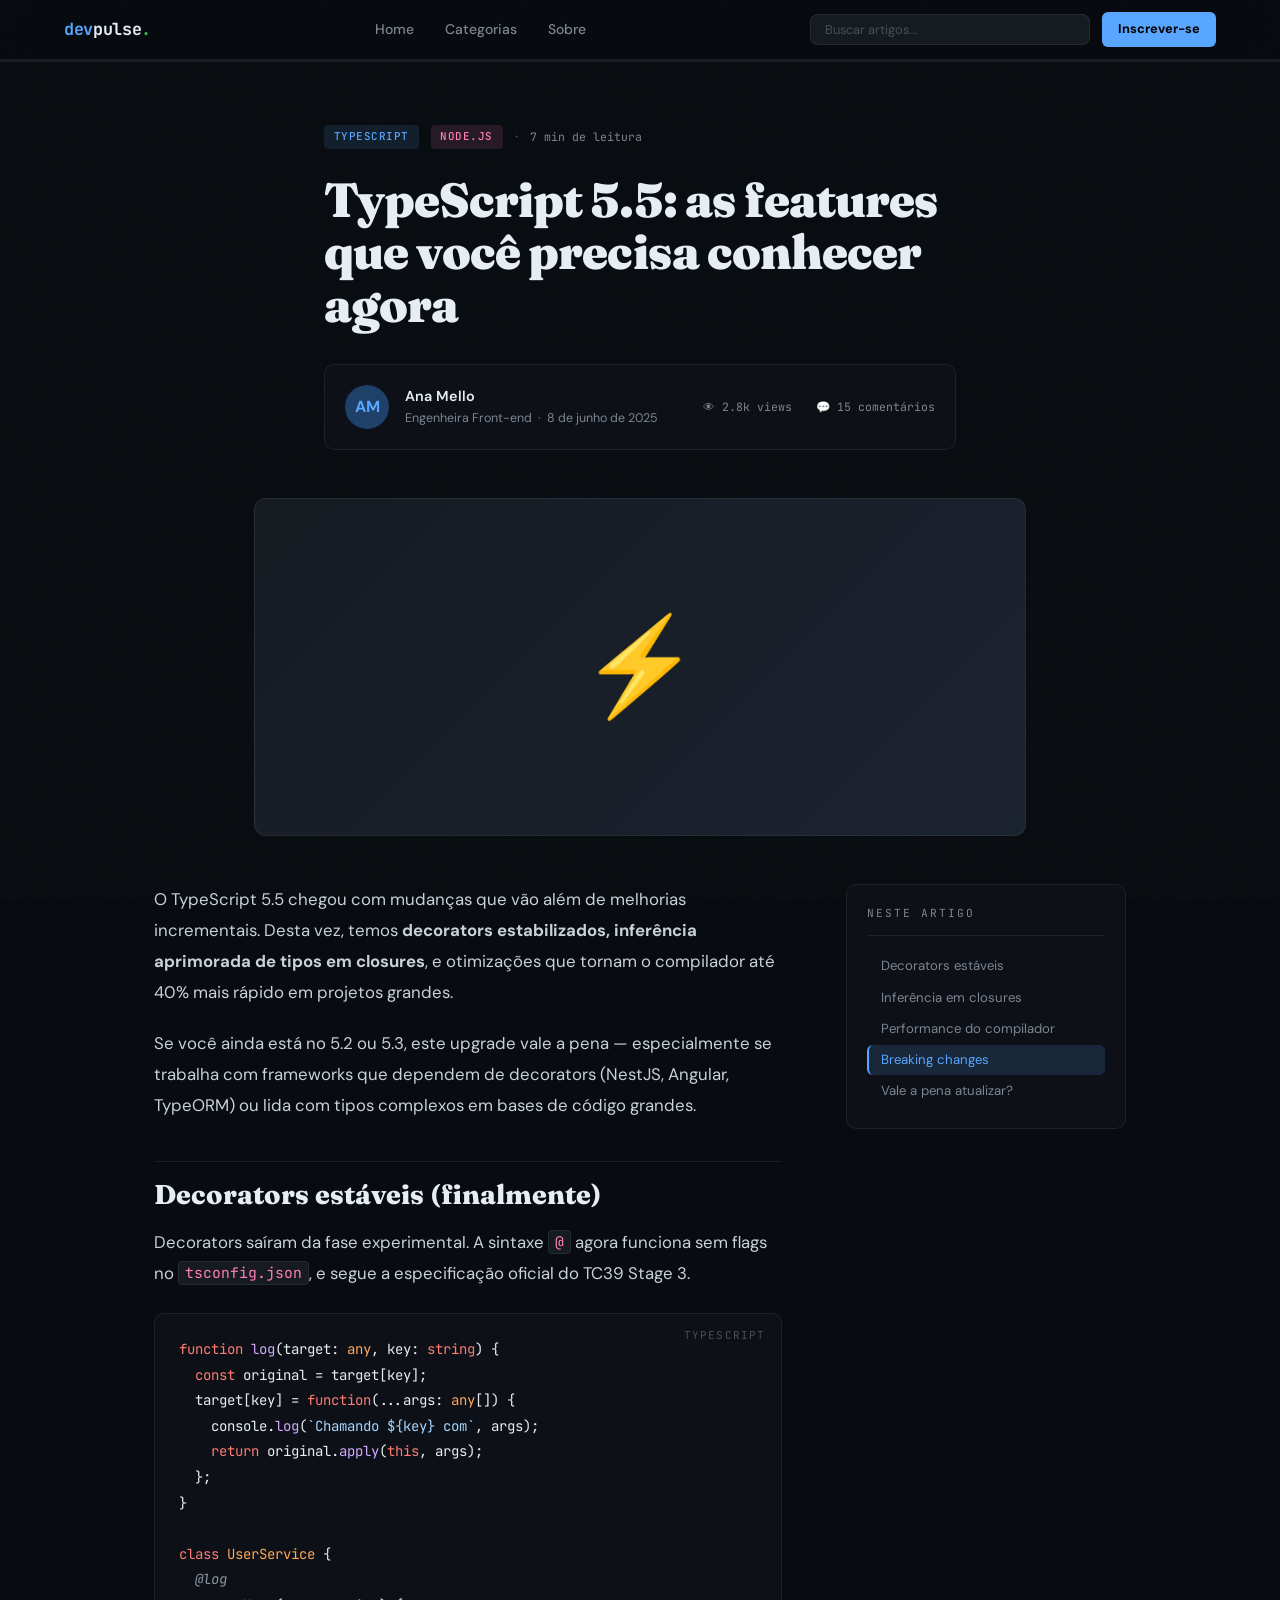
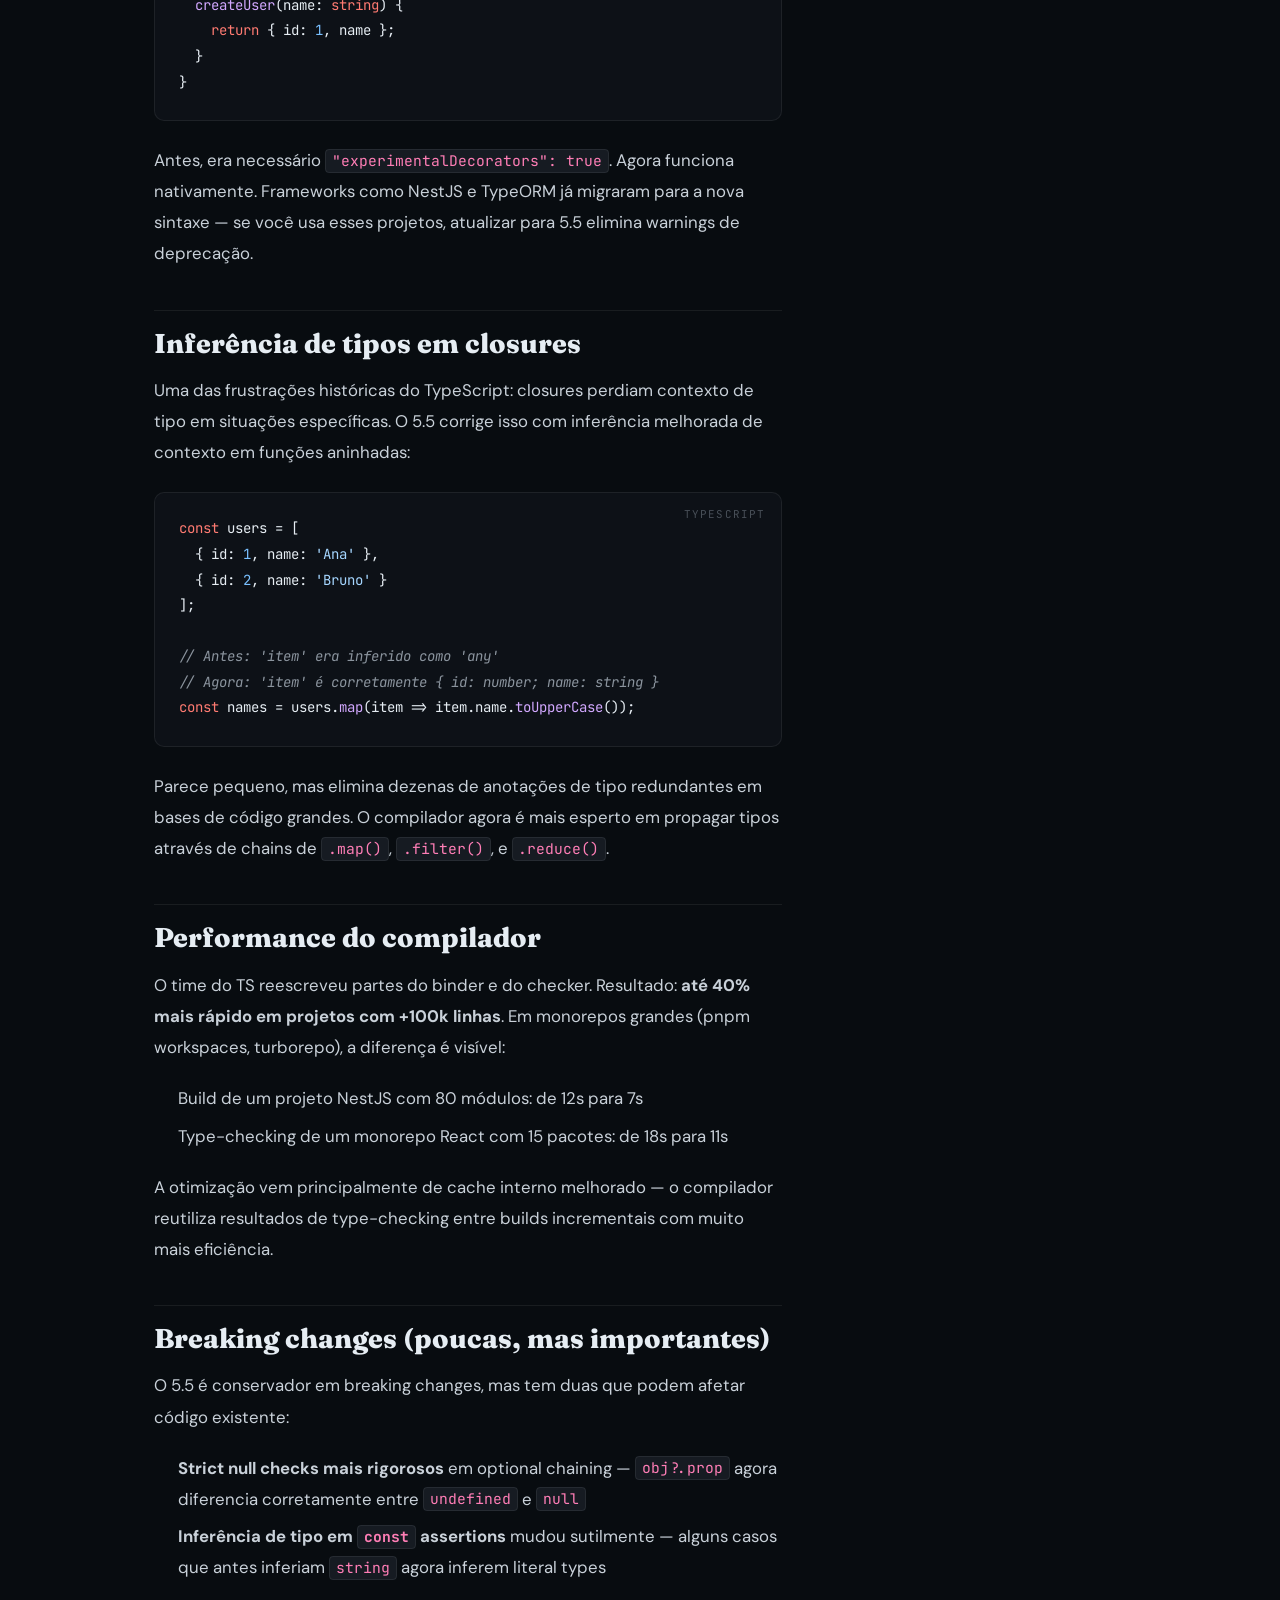
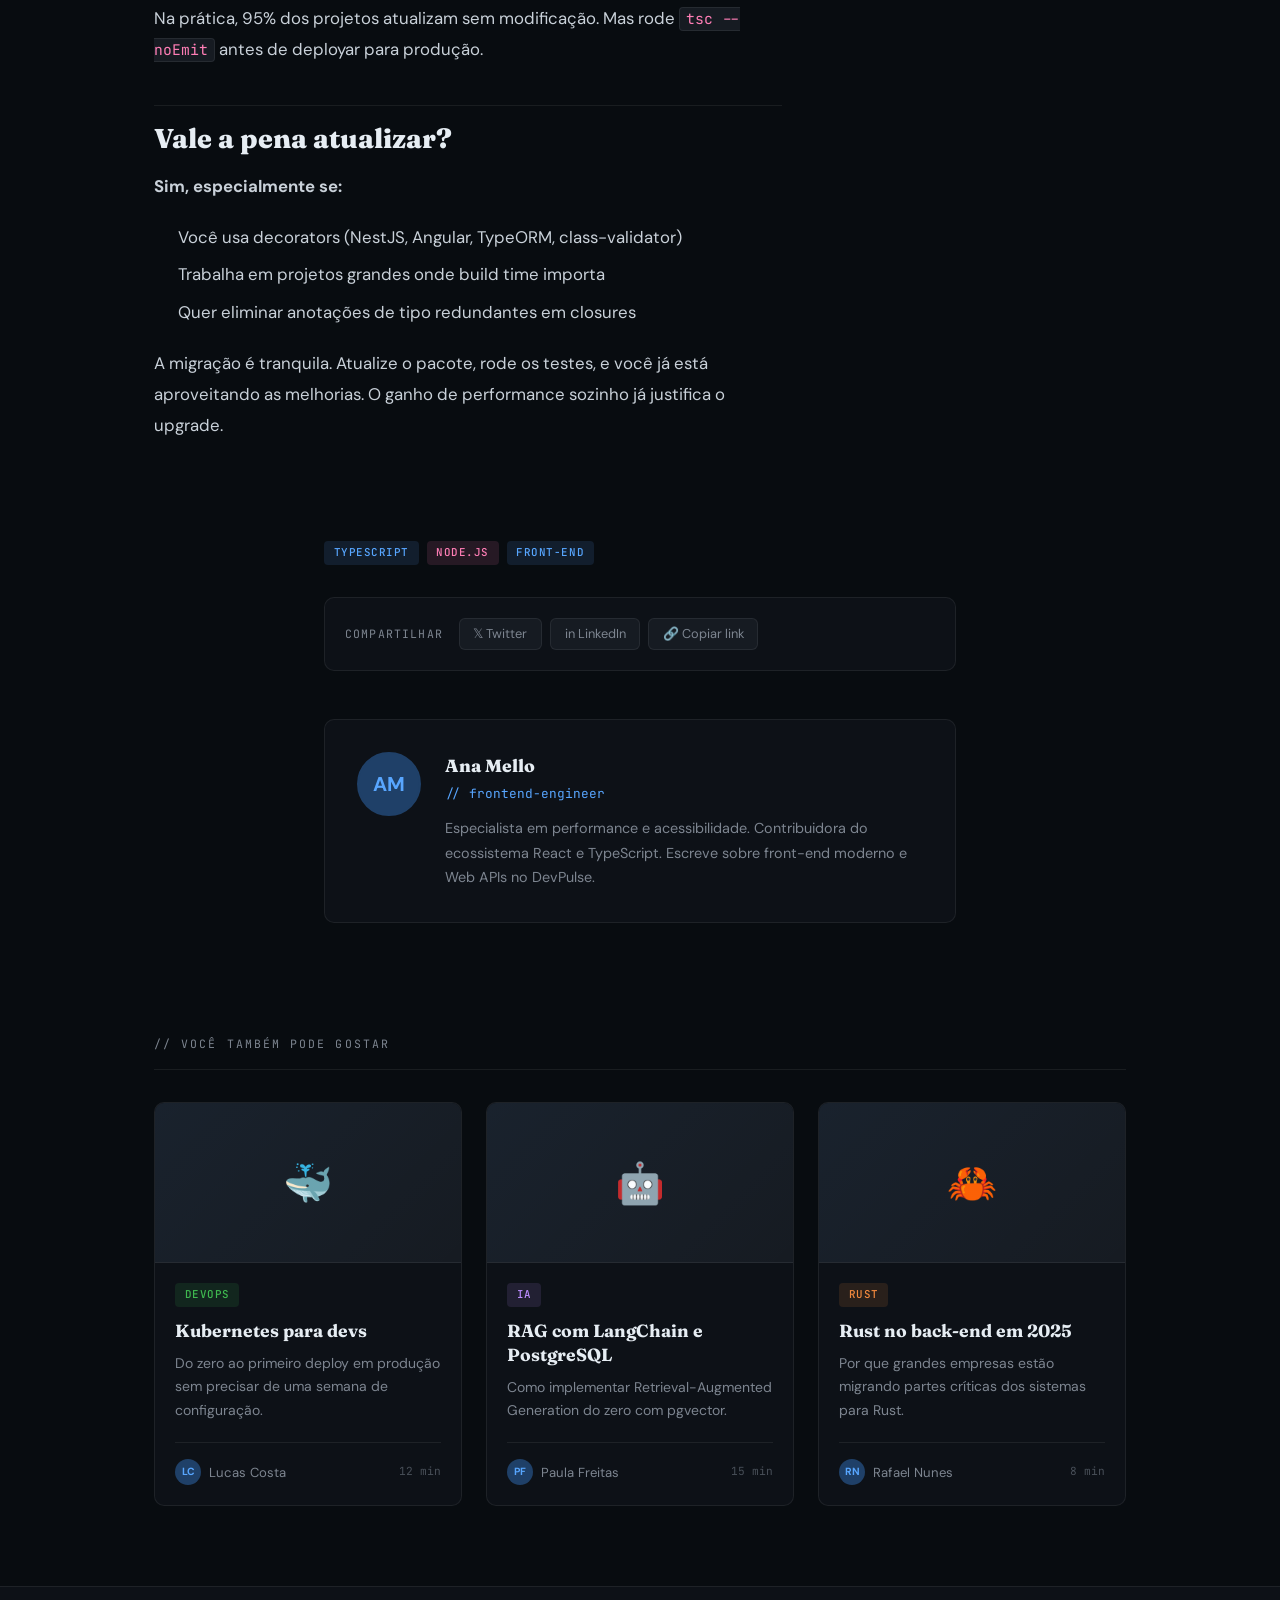
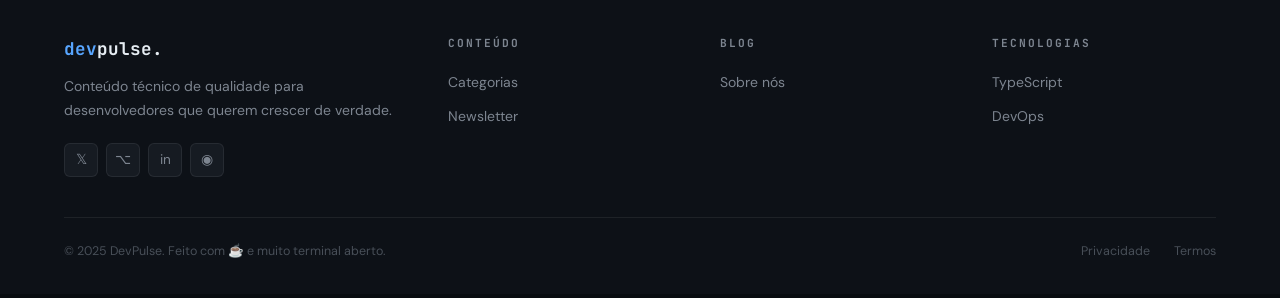
<file: post-rust-backend.html>
<!DOCTYPE html>
<html lang="pt-BR">
<head>
  <meta charset="UTF-8">
  <meta name="viewport" content="width=device-width, initial-scale=1.0">
  <title>TypeScript 5.5: as features que você precisa conhecer agora — DevPulse</title>
  <link rel="preconnect" href="https://fonts.googleapis.com">
  <link href="https://fonts.googleapis.com/css2?family=Fraunces:ital,opsz,wght@0,9..144,400;0,9..144,700;0,9..144,900;1,9..144,400&family=DM+Sans:wght@300;400;500;600&family=JetBrains+Mono:wght@400;500;700&display=swap" rel="stylesheet">
  <link rel="stylesheet" href="css/style.css">
  <link rel="shortcut icon" href="./favicon.png" type="image/x-icon">
</head>
<body>
  <div class="reading-progress">
    <div class="reading-progress-bar"></div>
  </div>

  <nav class="navbar">
    <a href="index.html" class="nav-logo"><span class="accent">dev</span>pulse<span class="dot">.</span></a>
    <div class="nav-links">
      <a href="index.html">Home</a>
      <a href="categoria.html">Categorias</a>
      <a href="sobre.html">Sobre</a>
    </div>
    <div class="nav-right">
      <div class="nav-search-wrapper">
        <input type="text" class="nav-search-input" placeholder="Buscar artigos...">
        <div class="search-dropdown"></div>
      </div>
      <a href="index.html#newsletter" class="btn-subscribe">Inscrever-se</a>
    </div>
  </nav>

  <header class="post-header reveal">
    <div class="post-header-meta">
      <span class="tag tag--blue">TypeScript</span>
      <span class="tag tag--pink">Node.js</span>
      <span class="meta-dot">·</span>
      <span class="read-time">7 min de leitura</span>
    </div>

    <h1 class="post-title">TypeScript 5.5: as features que você precisa conhecer agora</h1>

    <div class="post-author-bar">
      <div class="avatar-md">AM</div>
      <div class="author-bar-info">
        <div class="author-bar-name">Ana Mello</div>
        <div class="author-bar-role">Engenheira Front-end &nbsp;·&nbsp; 8 de junho de 2025</div>
      </div>
      <div class="author-bar-stats">
        <span>👁 2.8k views</span>
        <span>💬 15 comentários</span>
      </div>
    </div>
  </header>

  <div class="post-cover reveal">
    <div class="post-cover-img">⚡</div>
  </div>

  <div class="post-layout">
    <article class="post-body">
      <p>O TypeScript 5.5 chegou com mudanças que vão além de melhorias incrementais. Desta vez, temos <strong>decorators estabilizados, inferência aprimorada de tipos em closures</strong>, e otimizações que tornam o compilador até 40% mais rápido em projetos grandes.</p>

      <p>Se você ainda está no 5.2 ou 5.3, este upgrade vale a pena — especialmente se trabalha com frameworks que dependem de decorators (NestJS, Angular, TypeORM) ou lida com tipos complexos em bases de código grandes.</p>

      <h2 id="decorators">Decorators estáveis (finalmente)</h2>

      <p>Decorators saíram da fase experimental. A sintaxe <code>@</code> agora funciona sem flags no <code>tsconfig.json</code>, e segue a especificação oficial do TC39 Stage 3.</p>

      <pre><code><span class="kw">function</span> <span class="fn">log</span>(target: <span class="cls">any</span>, key: <span class="kw">string</span>) {
  <span class="kw">const</span> original = target[key];
  target[key] = <span class="kw">function</span>(...args: <span class="cls">any</span>[]) {
    console.<span class="fn">log</span>(<span class="str">`Chamando ${key} com`</span>, args);
    <span class="kw">return</span> original.<span class="fn">apply</span>(<span class="kw">this</span>, args);
  };
}

<span class="kw">class</span> <span class="cls">UserService</span> {
  <span class="cm">@log</span>
  <span class="fn">createUser</span>(name: <span class="kw">string</span>) {
    <span class="kw">return</span> { id: <span class="num">1</span>, name };
  }
}
<span class="lang-label">typescript</span></code></pre>

      <p>Antes, era necessário <code>"experimentalDecorators": true</code>. Agora funciona nativamente. Frameworks como NestJS e TypeORM já migraram para a nova sintaxe — se você usa esses projetos, atualizar para 5.5 elimina warnings de deprecação.</p>

      <h2 id="inferencia">Inferência de tipos em closures</h2>

      <p>Uma das frustrações históricas do TypeScript: closures perdiam contexto de tipo em situações específicas. O 5.5 corrige isso com inferência melhorada de contexto em funções aninhadas:</p>

      <pre><code><span class="kw">const</span> users = [
  { id: <span class="num">1</span>, name: <span class="str">'Ana'</span> },
  { id: <span class="num">2</span>, name: <span class="str">'Bruno'</span> }
];

<span class="cm">// Antes: 'item' era inferido como 'any'</span>
<span class="cm">// Agora: 'item' é corretamente { id: number; name: string }</span>
<span class="kw">const</span> names = users.<span class="fn">map</span>(item => item.name.<span class="fn">toUpperCase</span>());
<span class="lang-label">typescript</span></code></pre>

      <p>Parece pequeno, mas elimina dezenas de anotações de tipo redundantes em bases de código grandes. O compilador agora é mais esperto em propagar tipos através de chains de <code>.map()</code>, <code>.filter()</code>, e <code>.reduce()</code>.</p>

      <h2 id="performance">Performance do compilador</h2>

      <p>O time do TS reescreveu partes do binder e do checker. Resultado: <strong>até 40% mais rápido em projetos com +100k linhas</strong>. Em monorepos grandes (pnpm workspaces, turborepo), a diferença é visível:</p>

      <ul>
        <li>Build de um projeto NestJS com 80 módulos: de 12s para 7s</li>
        <li>Type-checking de um monorepo React com 15 pacotes: de 18s para 11s</li>
      </ul>

      <p>A otimização vem principalmente de cache interno melhorado — o compilador reutiliza resultados de type-checking entre builds incrementais com muito mais eficiência.</p>

      <h2 id="breaking">Breaking changes (poucas, mas importantes)</h2>

      <p>O 5.5 é conservador em breaking changes, mas tem duas que podem afetar código existente:</p>

      <ul>
        <li><strong>Strict null checks mais rigorosos</strong> em optional chaining — <code>obj?.prop</code> agora diferencia corretamente entre <code>undefined</code> e <code>null</code></li>
        <li><strong>Inferência de tipo em <code>const</code> assertions</strong> mudou sutilmente — alguns casos que antes inferiam <code>string</code> agora inferem literal types</li>
      </ul>

      <p>Na prática, 95% dos projetos atualizam sem modificação. Mas rode <code>tsc --noEmit</code> antes de deployar para produção.</p>

      <h2 id="conclusao">Vale a pena atualizar?</h2>

      <p><strong>Sim, especialmente se:</strong></p>

      <ul>
        <li>Você usa decorators (NestJS, Angular, TypeORM, class-validator)</li>
        <li>Trabalha em projetos grandes onde build time importa</li>
        <li>Quer eliminar anotações de tipo redundantes em closures</li>
      </ul>

      <p>A migração é tranquila. Atualize o pacote, rode os testes, e você já está aproveitando as melhorias. O ganho de performance sozinho já justifica o upgrade.</p>
    </article>

    <aside>
      <nav class="toc">
        <div class="toc-title">Neste artigo</div>
        <ul class="toc-list">
          <li><a href="#decorators">Decorators estáveis</a></li>
          <li><a href="#inferencia">Inferência em closures</a></li>
          <li><a href="#performance">Performance do compilador</a></li>
          <li><a href="#breaking">Breaking changes</a></li>
          <li><a href="#conclusao">Vale a pena atualizar?</a></li>
        </ul>
      </nav>
    </aside>
  </div>

  <div class="post-footer">
    <div class="post-tags">
      <span class="tag tag--blue">TypeScript</span>
      <span class="tag tag--pink">Node.js</span>
      <span class="tag tag--blue">Front-end</span>
    </div>

    <div class="post-share">
      <span class="share-label">Compartilhar</span>
      <div class="share-btns">
        <button class="share-btn">𝕏 Twitter</button>
        <button class="share-btn">in LinkedIn</button>
        <button class="share-btn">🔗 Copiar link</button>
      </div>
    </div>

    <div class="author-card reveal">
      <div class="avatar-lg">AM</div>
      <div>
        <div class="author-card-name">Ana Mello</div>
        <div class="author-card-role">// frontend-engineer</div>
        <p class="author-card-bio">Especialista em performance e acessibilidade. Contribuidora do ecossistema React e TypeScript. Escreve sobre front-end moderno e Web APIs no DevPulse.</p>
      </div>
    </div>
  </div>

  <section class="related-section">
    <div class="section-header reveal">
      <span class="section-title">// você também pode gostar</span>
    </div>
    <div class="related-grid">
      <article class="post-card reveal" onclick="location.href='post-kubernetes-devs.html'">
        <div class="post-card-image">🐳</div>
        <div class="post-card-body">
          <div class="post-card-tags"><span class="tag tag--green">DevOps</span></div>
          <h2 class="post-card-title">Kubernetes para devs</h2>
          <p class="post-card-excerpt">Do zero ao primeiro deploy em produção sem precisar de uma semana de configuração.</p>
          <div class="post-card-footer">
            <div class="meta-author"><div class="avatar-sm">LC</div> Lucas Costa</div>
            <span style="font-family:var(--font-mono);font-size:0.7rem;color:var(--text-dim)">12 min</span>
          </div>
        </div>
      </article>

      <article class="post-card reveal" onclick="location.href='post-rag-langchain.html'">
        <div class="post-card-image">🤖</div>
        <div class="post-card-body">
          <div class="post-card-tags"><span class="tag tag--purple">IA</span></div>
          <h2 class="post-card-title">RAG com LangChain e PostgreSQL</h2>
          <p class="post-card-excerpt">Como implementar Retrieval-Augmented Generation do zero com pgvector.</p>
          <div class="post-card-footer">
            <div class="meta-author"><div class="avatar-sm">PF</div> Paula Freitas</div>
            <span style="font-family:var(--font-mono);font-size:0.7rem;color:var(--text-dim)">15 min</span>
          </div>
        </div>
      </article>

      <article class="post-card reveal" onclick="location.href='post-rust-backend.html'">
        <div class="post-card-image">🦀</div>
        <div class="post-card-body">
          <div class="post-card-tags"><span class="tag tag--orange">Rust</span></div>
          <h2 class="post-card-title">Rust no back-end em 2025</h2>
          <p class="post-card-excerpt">Por que grandes empresas estão migrando partes críticas dos sistemas para Rust.</p>
          <div class="post-card-footer">
            <div class="meta-author"><div class="avatar-sm">RN</div> Rafael Nunes</div>
            <span style="font-family:var(--font-mono);font-size:0.7rem;color:var(--text-dim)">8 min</span>
          </div>
        </div>
      </article>
    </div>
  </section>

  <footer>
    <div class="footer-top">
      <div>
        <div class="footer-brand-name"><span class="accent">dev</span>pulse.</div>
        <p class="footer-tagline">Conteúdo técnico de qualidade para desenvolvedores que querem crescer de verdade.</p>
        <div class="footer-socials">
          <a href="#" class="social-btn">𝕏</a>
          <a href="#" class="social-btn">⌥</a>
          <a href="#" class="social-btn">in</a>
          <a href="#" class="social-btn">◉</a>
        </div>
      </div>
      <div class="footer-col">
        <h4>Conteúdo</h4>
        <ul>
          <li><a href="categoria.html">Categorias</a></li>
          <li><a href="index.html#newsletter">Newsletter</a></li>
        </ul>
      </div>
      <div class="footer-col">
        <h4>Blog</h4>
        <ul>
          <li><a href="sobre.html">Sobre nós</a></li>
        </ul>
      </div>
      <div class="footer-col">
        <h4>Tecnologias</h4>
        <ul>
          <li><a href="#">TypeScript</a></li>
          <li><a href="#">DevOps</a></li>
        </ul>
      </div>
    </div>
    <div class="footer-bottom">
      <span class="footer-copy">© 2025 DevPulse. Feito com ☕ e muito terminal aberto.</span>
      <div class="footer-bottom-links">
        <a href="#">Privacidade</a>
        <a href="#">Termos</a>
      </div>
    </div>
  </footer>

  <script src="js/main.js"></script>
</body>
</html>
</file>
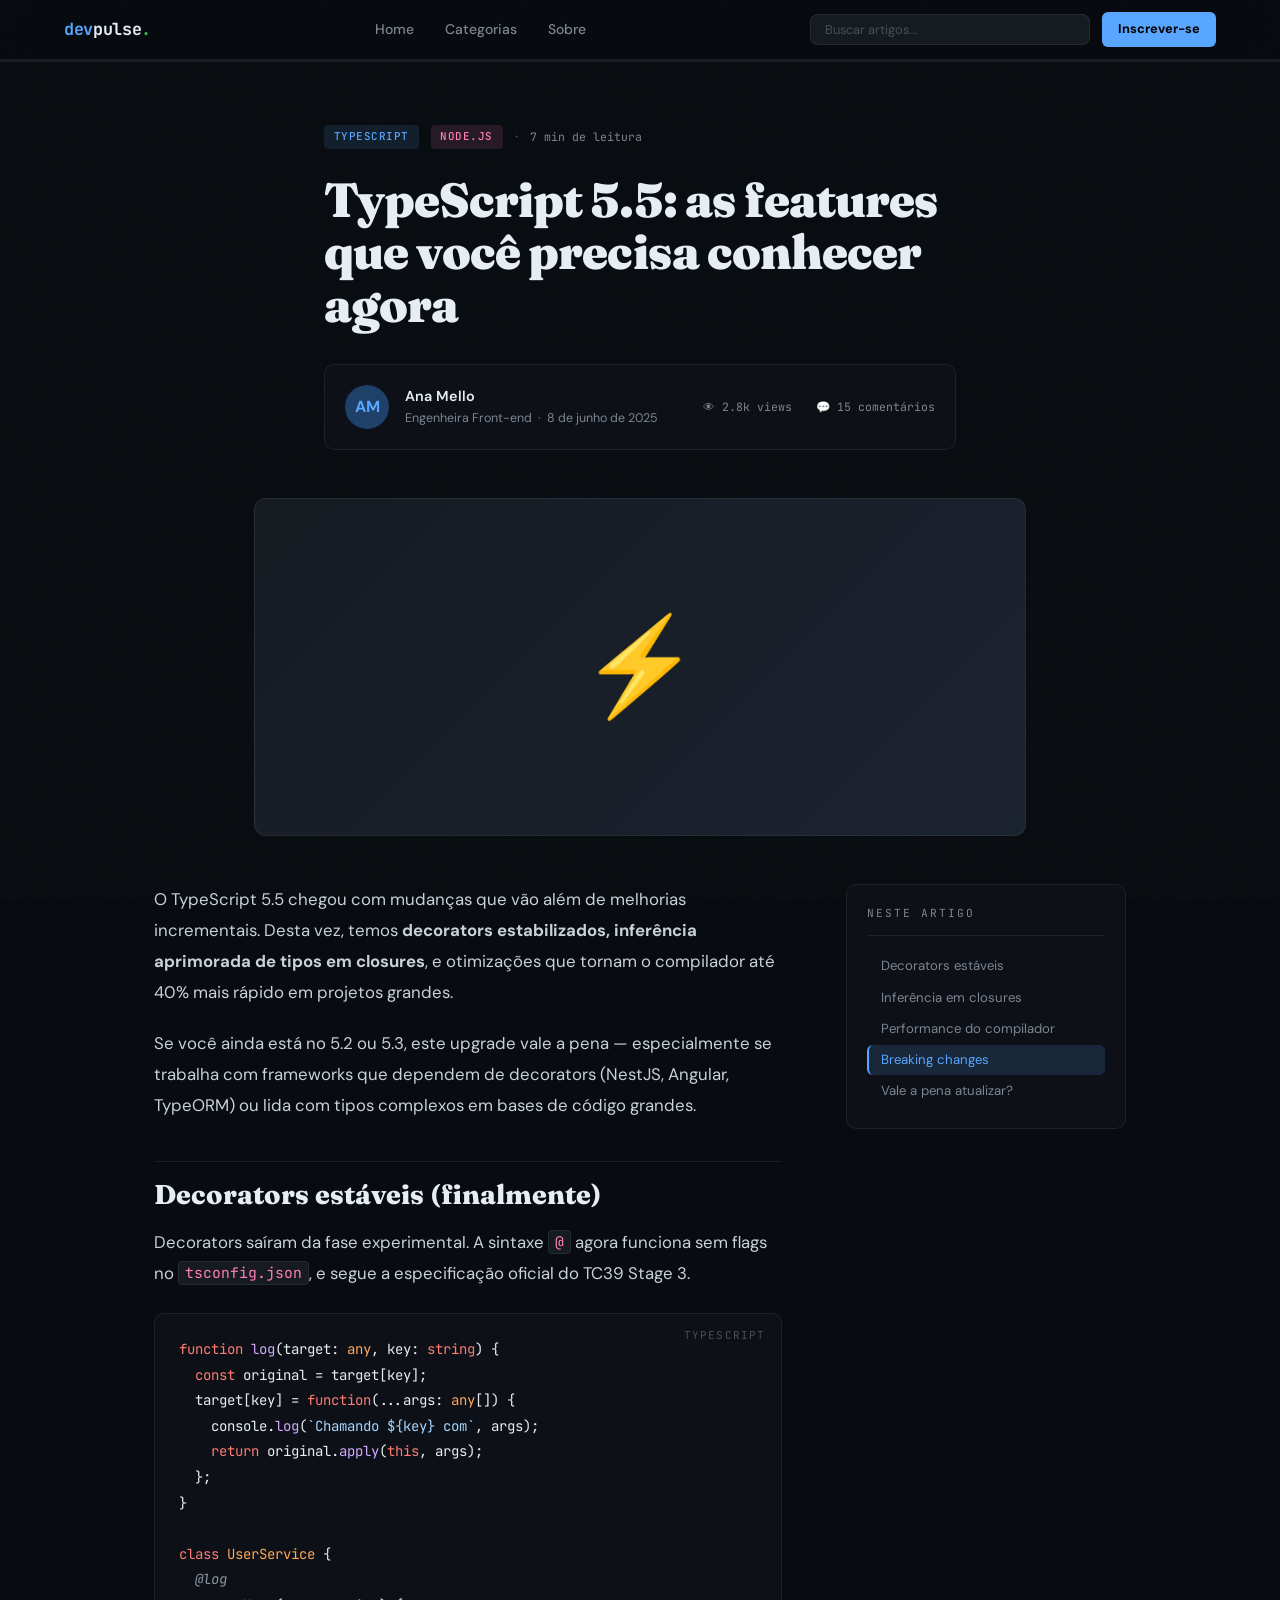
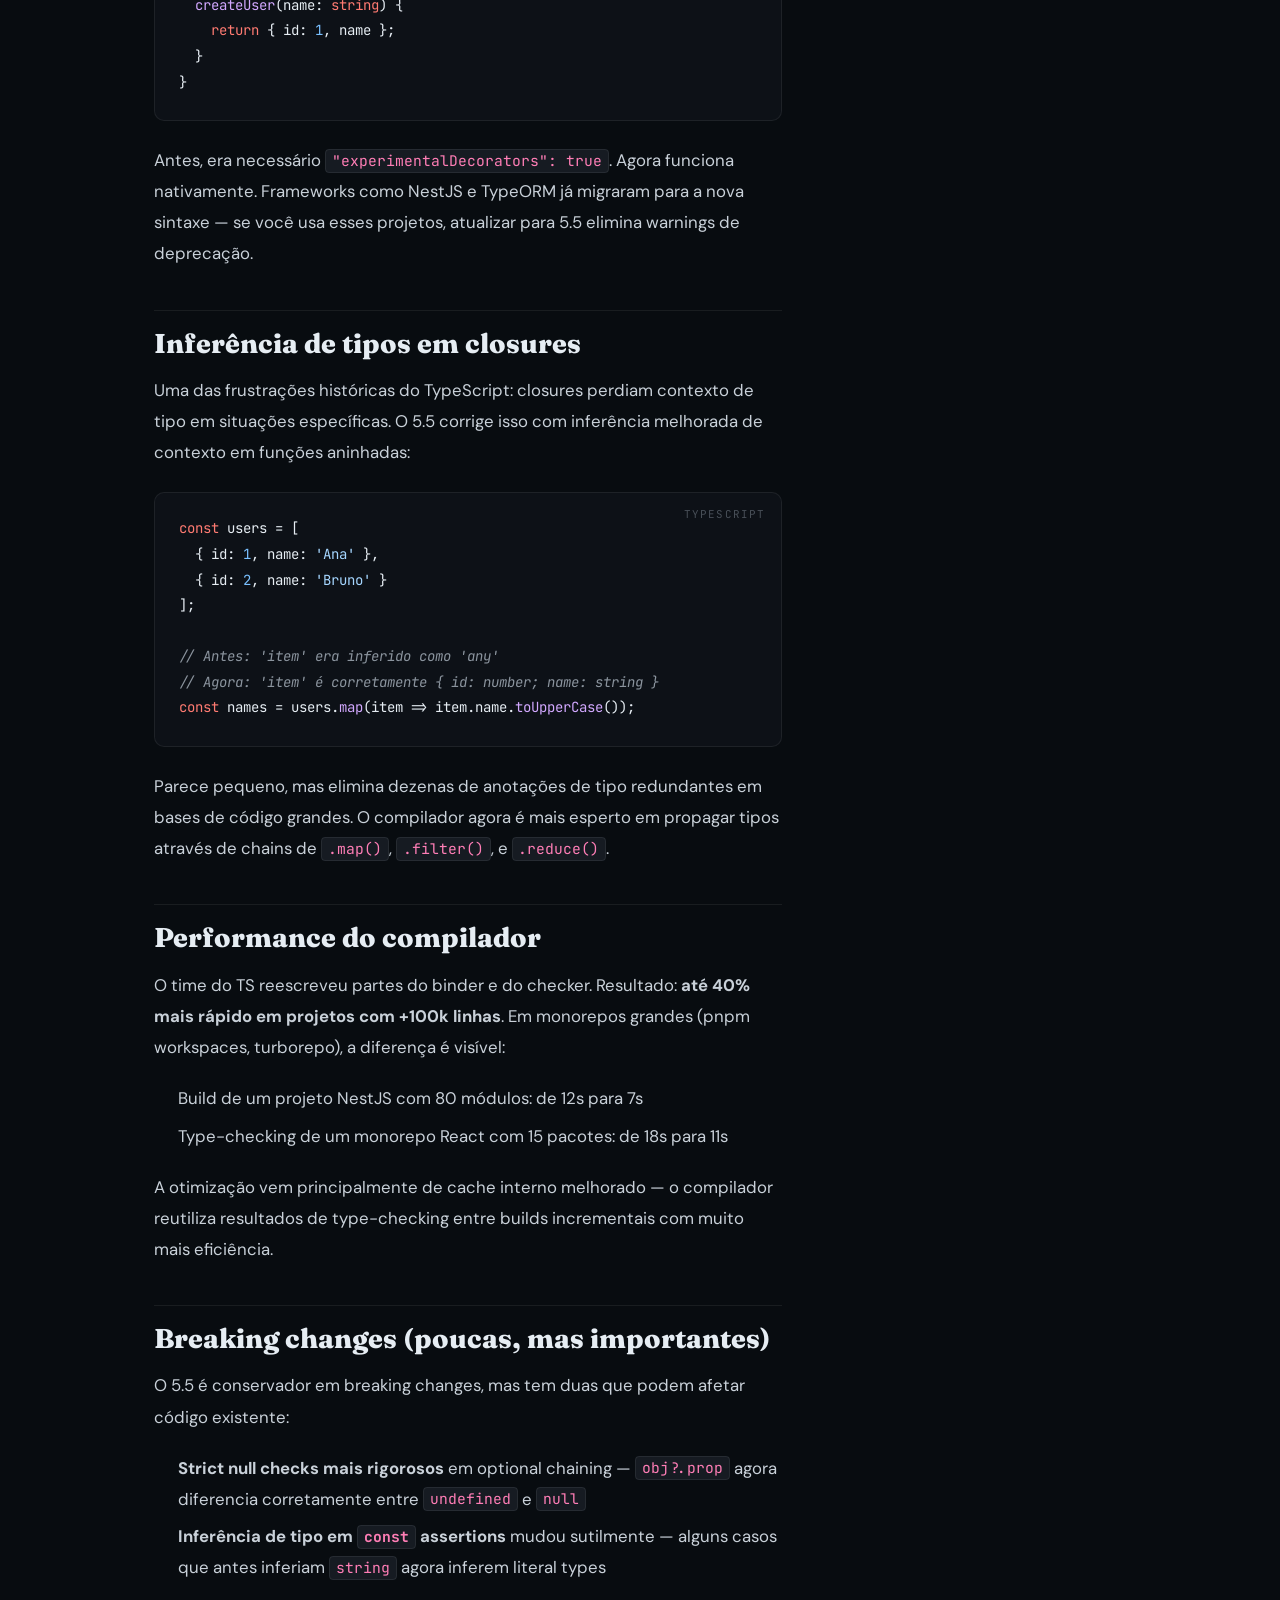
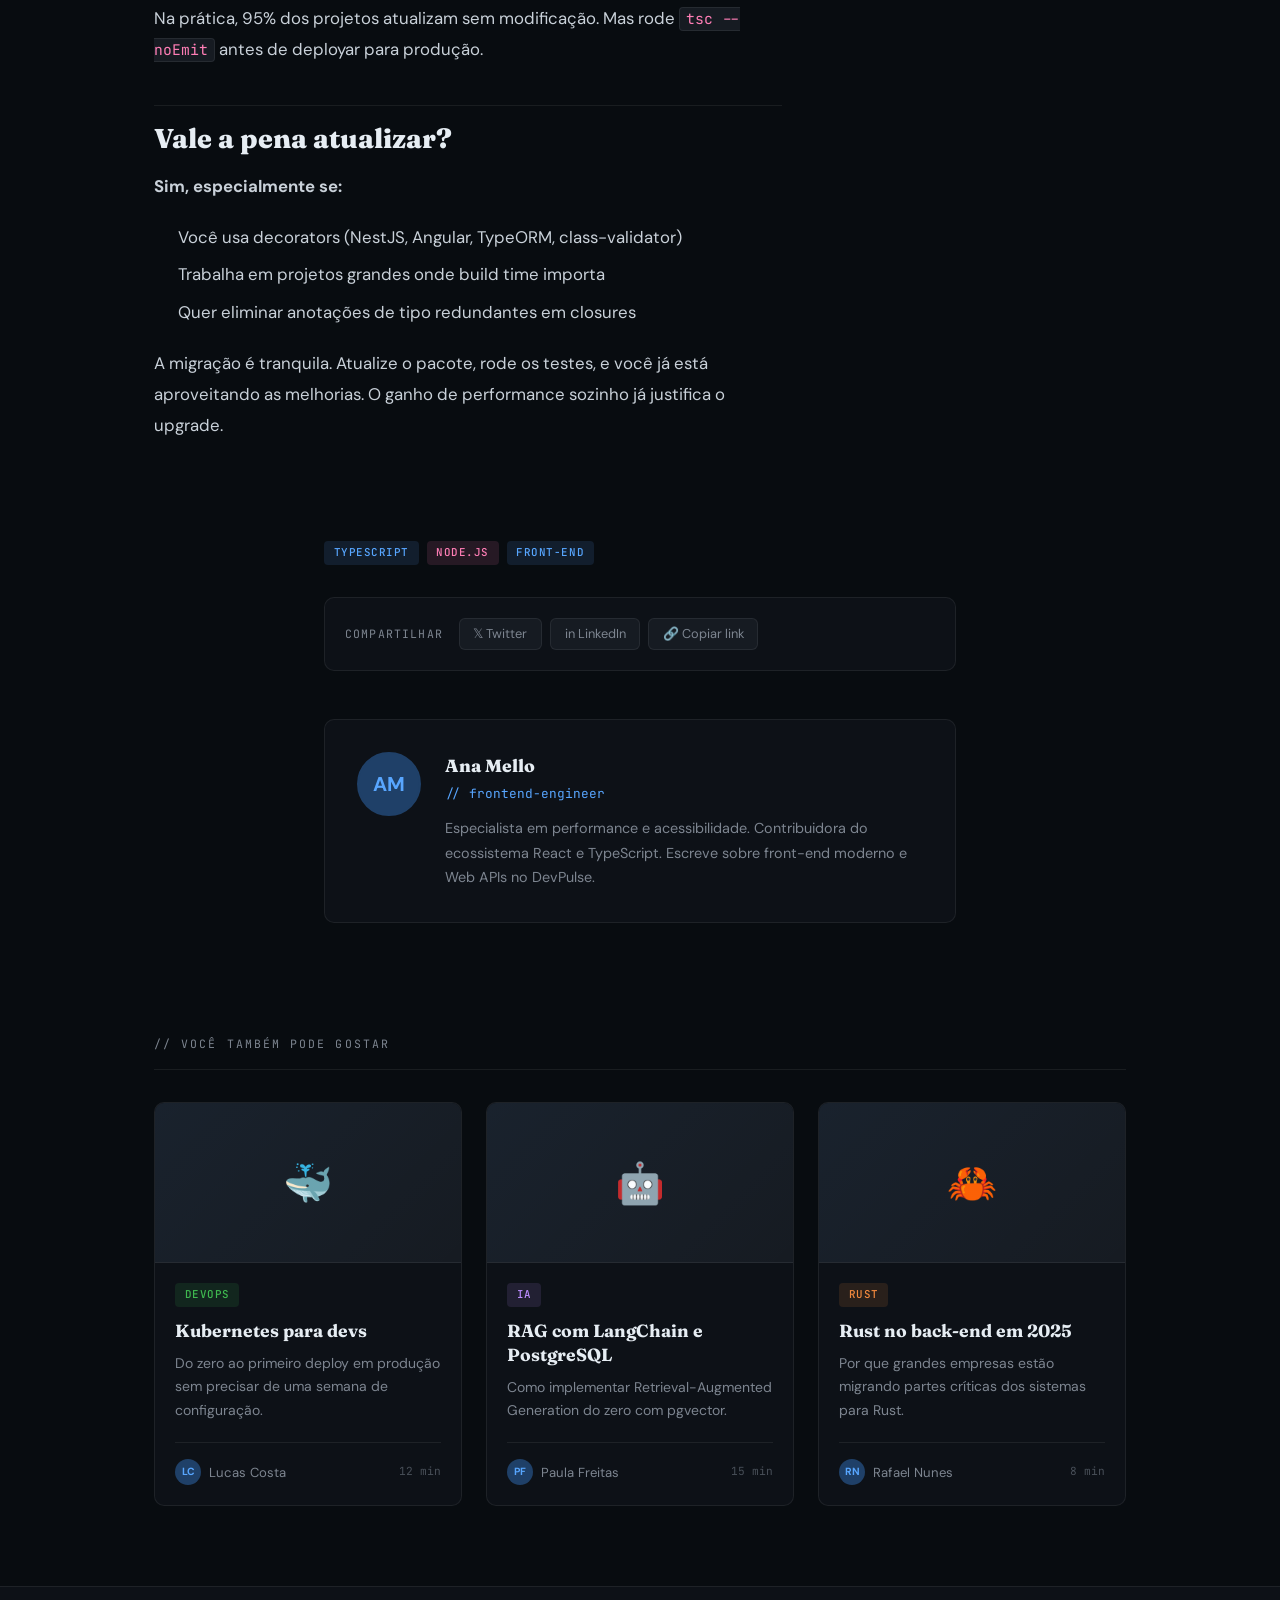
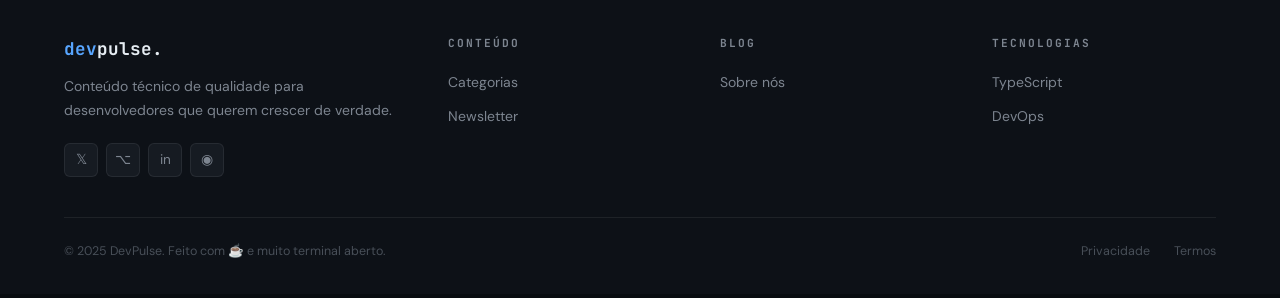
<file: post-typescript-55.html>
<!DOCTYPE html>
<html lang="pt-BR">
<head>
  <meta charset="UTF-8">
  <meta name="viewport" content="width=device-width, initial-scale=1.0">
  <title>TypeScript 5.5: as features que você precisa conhecer agora — DevPulse</title>
  <link rel="preconnect" href="https://fonts.googleapis.com">
  <link href="https://fonts.googleapis.com/css2?family=Fraunces:ital,opsz,wght@0,9..144,400;0,9..144,700;0,9..144,900;1,9..144,400&family=DM+Sans:wght@300;400;500;600&family=JetBrains+Mono:wght@400;500;700&display=swap" rel="stylesheet">
  <link rel="stylesheet" href="css/style.css">
  <link rel="shortcut icon" href="./favicon.png" type="image/x-icon">
</head>
<body>
  <div class="reading-progress"><div class="reading-progress-bar"></div></div>
  <nav class="navbar">
    <a href="index.html" class="nav-logo"><span class="accent">dev</span>pulse<span class="dot">.</span></a>
    <div class="nav-links">
      <a href="index.html">Home</a>
      <a href="categoria.html">Categorias</a>
      <a href="sobre.html">Sobre</a>
    </div>
    <div class="nav-right">
      <div class="nav-search-wrapper">
        <input type="text" class="nav-search-input" placeholder="Buscar artigos...">
        <div class="search-dropdown"></div>
      </div>
      <a href="index.html#newsletter" class="btn-subscribe">Inscrever-se</a>
    </div>
  </nav>
  <header class="post-header reveal">
    <div class="post-header-meta">
      <span class="tag tag--blue">TypeScript</span>
      <span class="tag tag--pink">Node.js</span>
      <span class="meta-dot">·</span>
      <span class="read-time">7 min de leitura</span>
    </div>
    <h1 class="post-title">TypeScript 5.5: as features que você precisa conhecer agora</h1>
    <div class="post-author-bar">
      <div class="avatar-md">AM</div>
      <div class="author-bar-info">
        <div class="author-bar-name">Ana Mello</div>
        <div class="author-bar-role">Engenheira Front-end &nbsp;·&nbsp; 8 de junho de 2025</div>
      </div>
      <div class="author-bar-stats">
        <span>👁 2.8k views</span>
        <span>💬 15 comentários</span>
      </div>
    </div>
  </header>
  <div class="post-cover reveal"><div class="post-cover-img">⚡</div></div>
  <div class="post-layout">
    <article class="post-body">
      <p>O TypeScript 5.5 chegou com mudanças que vão além de melhorias incrementais. Desta vez, temos <strong>decorators estabilizados, inferência aprimorada de tipos em closures</strong>, e otimizações que tornam o compilador até 40% mais rápido em projetos grandes.</p>
      <p>Se você ainda está no 5.2 ou 5.3, este upgrade vale a pena — especialmente se trabalha com frameworks que dependem de decorators (NestJS, Angular, TypeORM) ou lida com tipos complexos em bases de código grandes.</p>
      <h2 id="decorators">Decorators estáveis (finalmente)</h2>
      <p>Decorators saíram da fase experimental. A sintaxe <code>@</code> agora funciona sem flags no <code>tsconfig.json</code>, e segue a especificação oficial do TC39 Stage 3.</p>
      <pre><code><span class="kw">function</span> <span class="fn">log</span>(target: <span class="cls">any</span>, key: <span class="kw">string</span>) {
  <span class="kw">const</span> original = target[key];
  target[key] = <span class="kw">function</span>(...args: <span class="cls">any</span>[]) {
    console.<span class="fn">log</span>(<span class="str">`Chamando ${key} com`</span>, args);
    <span class="kw">return</span> original.<span class="fn">apply</span>(<span class="kw">this</span>, args);
  };
}

<span class="kw">class</span> <span class="cls">UserService</span> {
  <span class="cm">@log</span>
  <span class="fn">createUser</span>(name: <span class="kw">string</span>) {
    <span class="kw">return</span> { id: <span class="num">1</span>, name };
  }
}
<span class="lang-label">typescript</span></code></pre>
      <p>Antes, era necessário <code>"experimentalDecorators": true</code>. Agora funciona nativamente. Frameworks como NestJS e TypeORM já migraram para a nova sintaxe — se você usa esses projetos, atualizar para 5.5 elimina warnings de deprecação.</p>
      <h2 id="inferencia">Inferência de tipos em closures</h2>
      <p>Uma das frustrações históricas do TypeScript: closures perdiam contexto de tipo em situações específicas. O 5.5 corrige isso com inferência melhorada de contexto em funções aninhadas:</p>
      <pre><code><span class="kw">const</span> users = [
  { id: <span class="num">1</span>, name: <span class="str">'Ana'</span> },
  { id: <span class="num">2</span>, name: <span class="str">'Bruno'</span> }
];

<span class="cm">// Antes: 'item' era inferido como 'any'</span>
<span class="cm">// Agora: 'item' é corretamente { id: number; name: string }</span>
<span class="kw">const</span> names = users.<span class="fn">map</span>(item => item.name.<span class="fn">toUpperCase</span>());
<span class="lang-label">typescript</span></code></pre>
      <p>Parece pequeno, mas elimina dezenas de anotações de tipo redundantes em bases de código grandes. O compilador agora é mais esperto em propagar tipos através de chains de <code>.map()</code>, <code>.filter()</code>, e <code>.reduce()</code>.</p>
      <h2 id="performance">Performance do compilador</h2>
      <p>O time do TS reescreveu partes do binder e do checker. Resultado: <strong>até 40% mais rápido em projetos com +100k linhas</strong>. Em monorepos grandes (pnpm workspaces, turborepo), a diferença é visível:</p>
      <ul>
        <li>Build de um projeto NestJS com 80 módulos: de 12s para 7s</li>
        <li>Type-checking de um monorepo React com 15 pacotes: de 18s para 11s</li>
      </ul>
      <p>A otimização vem principalmente de cache interno melhorado — o compilador reutiliza resultados de type-checking entre builds incrementais com muito mais eficiência.</p>
      <h2 id="breaking">Breaking changes (poucas, mas importantes)</h2>
      <p>O 5.5 é conservador em breaking changes, mas tem duas que podem afetar código existente:</p>
      <ul>
        <li><strong>Strict null checks mais rigorosos</strong> em optional chaining — <code>obj?.prop</code> agora diferencia corretamente entre <code>undefined</code> e <code>null</code></li>
        <li><strong>Inferência de tipo em <code>const</code> assertions</strong> mudou sutilmente — alguns casos que antes inferiam <code>string</code> agora inferem literal types</li>
      </ul>
      <p>Na prática, 95% dos projetos atualizam sem modificação. Mas rode <code>tsc --noEmit</code> antes de deployar para produção.</p>
      <h2 id="conclusao">Vale a pena atualizar?</h2>
      <p><strong>Sim, especialmente se:</strong></p>
      <ul>
        <li>Você usa decorators (NestJS, Angular, TypeORM, class-validator)</li>
        <li>Trabalha em projetos grandes onde build time importa</li>
        <li>Quer eliminar anotações de tipo redundantes em closures</li>
      </ul>
      <p>A migração é tranquila. Atualize o pacote, rode os testes, e você já está aproveitando as melhorias. O ganho de performance sozinho já justifica o upgrade.</p>
    </article>
    <aside>
      <nav class="toc">
        <div class="toc-title">Neste artigo</div>
        <ul class="toc-list">
          <li><a href="#decorators">Decorators estáveis</a></li>
          <li><a href="#inferencia">Inferência em closures</a></li>
          <li><a href="#performance">Performance do compilador</a></li>
          <li><a href="#breaking">Breaking changes</a></li>
          <li><a href="#conclusao">Vale a pena atualizar?</a></li>
        </ul>
      </nav>
    </aside>
  </div>
  <div class="post-footer">
    <div class="post-tags">
      <span class="tag tag--blue">TypeScript</span>
      <span class="tag tag--pink">Node.js</span>
      <span class="tag tag--blue">Front-end</span>
    </div>
    <div class="post-share">
      <span class="share-label">Compartilhar</span>
      <div class="share-btns">
        <button class="share-btn">𝕏 Twitter</button>
        <button class="share-btn">in LinkedIn</button>
        <button class="share-btn">🔗 Copiar link</button>
      </div>
    </div>
    <div class="author-card reveal">
      <div class="avatar-lg">AM</div>
      <div>
        <div class="author-card-name">Ana Mello</div>
        <div class="author-card-role">// frontend-engineer</div>
        <p class="author-card-bio">Especialista em performance e acessibilidade. Contribuidora do ecossistema React e TypeScript. Escreve sobre front-end moderno e Web APIs no DevPulse.</p>
      </div>
    </div>
  </div>
  <section class="related-section">
    <div class="section-header reveal">
      <span class="section-title">// você também pode gostar</span>
    </div>
    <div class="related-grid">
      <article class="post-card reveal" onclick="location.href='post-kubernetes-devs.html'">
        <div class="post-card-image">🐳</div>
        <div class="post-card-body">
          <div class="post-card-tags"><span class="tag tag--green">DevOps</span></div>
          <h2 class="post-card-title">Kubernetes para devs</h2>
          <p class="post-card-excerpt">Do zero ao primeiro deploy em produção sem precisar de uma semana de configuração.</p>
          <div class="post-card-footer">
            <div class="meta-author"><div class="avatar-sm">LC</div> Lucas Costa</div>
            <span style="font-family:var(--font-mono);font-size:0.7rem;color:var(--text-dim)">12 min</span>
          </div>
        </div>
      </article>
      <article class="post-card reveal" onclick="location.href='post-rag-langchain.html'">
        <div class="post-card-image">🤖</div>
        <div class="post-card-body">
          <div class="post-card-tags"><span class="tag tag--purple">IA</span></div>
          <h2 class="post-card-title">RAG com LangChain e PostgreSQL</h2>
          <p class="post-card-excerpt">Como implementar Retrieval-Augmented Generation do zero com pgvector.</p>
          <div class="post-card-footer">
            <div class="meta-author"><div class="avatar-sm">PF</div> Paula Freitas</div>
            <span style="font-family:var(--font-mono);font-size:0.7rem;color:var(--text-dim)">15 min</span>
          </div>
        </div>
      </article>
      <article class="post-card reveal" onclick="location.href='post-rust-backend.html'">
        <div class="post-card-image">🦀</div>
        <div class="post-card-body">
          <div class="post-card-tags"><span class="tag tag--orange">Rust</span></div>
          <h2 class="post-card-title">Rust no back-end em 2025</h2>
          <p class="post-card-excerpt">Por que grandes empresas estão migrando partes críticas dos sistemas para Rust.</p>
          <div class="post-card-footer">
            <div class="meta-author"><div class="avatar-sm">RN</div> Rafael Nunes</div>
            <span style="font-family:var(--font-mono);font-size:0.7rem;color:var(--text-dim)">8 min</span>
          </div>
        </div>
      </article>
    </div>
  </section>
  <footer>
    <div class="footer-top">
      <div>
        <div class="footer-brand-name"><span class="accent">dev</span>pulse.</div>
        <p class="footer-tagline">Conteúdo técnico de qualidade para desenvolvedores que querem crescer de verdade.</p>
        <div class="footer-socials">
          <a href="#" class="social-btn">𝕏</a>
          <a href="#" class="social-btn">⌥</a>
          <a href="#" class="social-btn">in</a>
          <a href="#" class="social-btn">◉</a>
        </div>
      </div>
      <div class="footer-col">
        <h4>Conteúdo</h4>
        <ul>
          <li><a href="categoria.html">Categorias</a></li>
          <li><a href="index.html#newsletter">Newsletter</a></li>
        </ul>
      </div>
      <div class="footer-col">
        <h4>Blog</h4>
        <ul>
          <li><a href="sobre.html">Sobre nós</a></li>
        </ul>
      </div>
      <div class="footer-col">
        <h4>Tecnologias</h4>
        <ul>
          <li><a href="#">TypeScript</a></li>
          <li><a href="#">DevOps</a></li>
        </ul>
      </div>
    </div>
    <div class="footer-bottom">
      <span class="footer-copy">© 2025 DevPulse. Feito com ☕ e muito terminal aberto.</span>
      <div class="footer-bottom-links">
        <a href="#">Privacidade</a>
        <a href="#">Termos</a>
      </div>
    </div>
  </footer>
  <script src="js/main.js"></script>
</body>
</html>
</file>
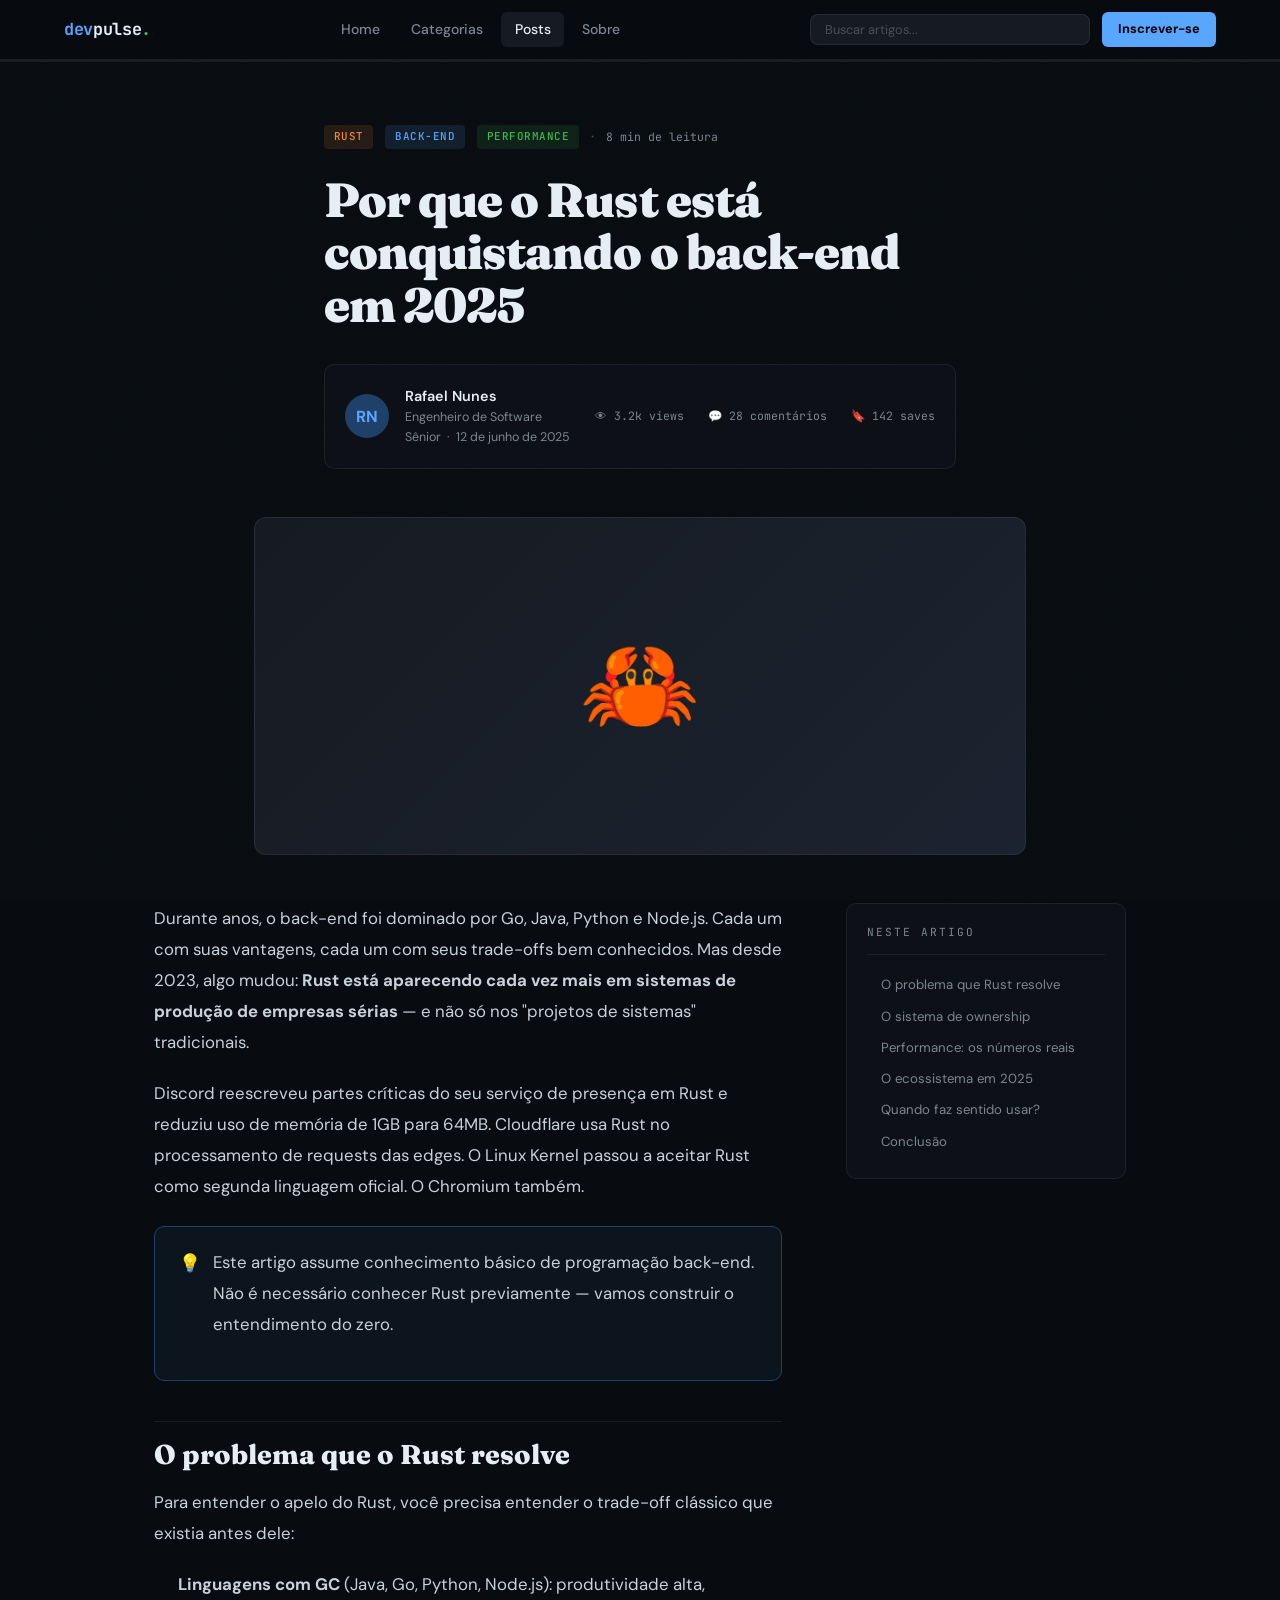
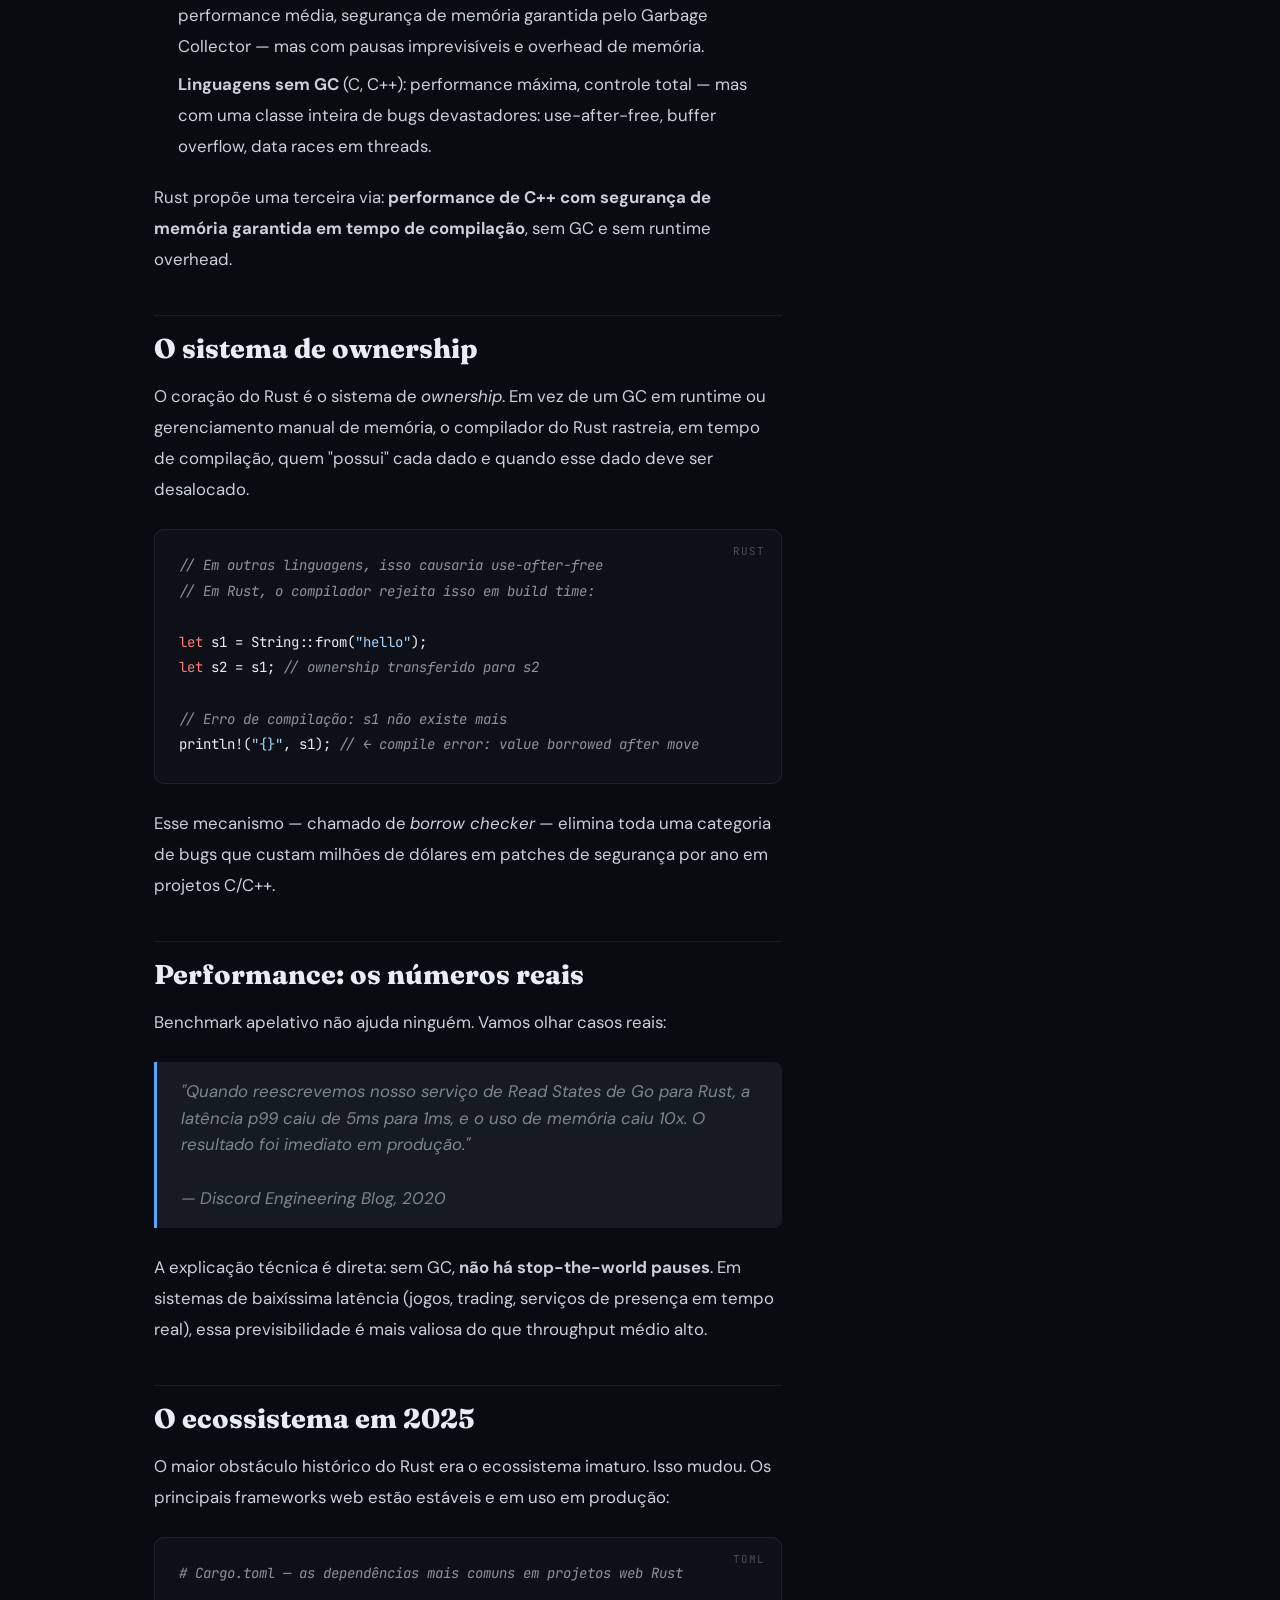
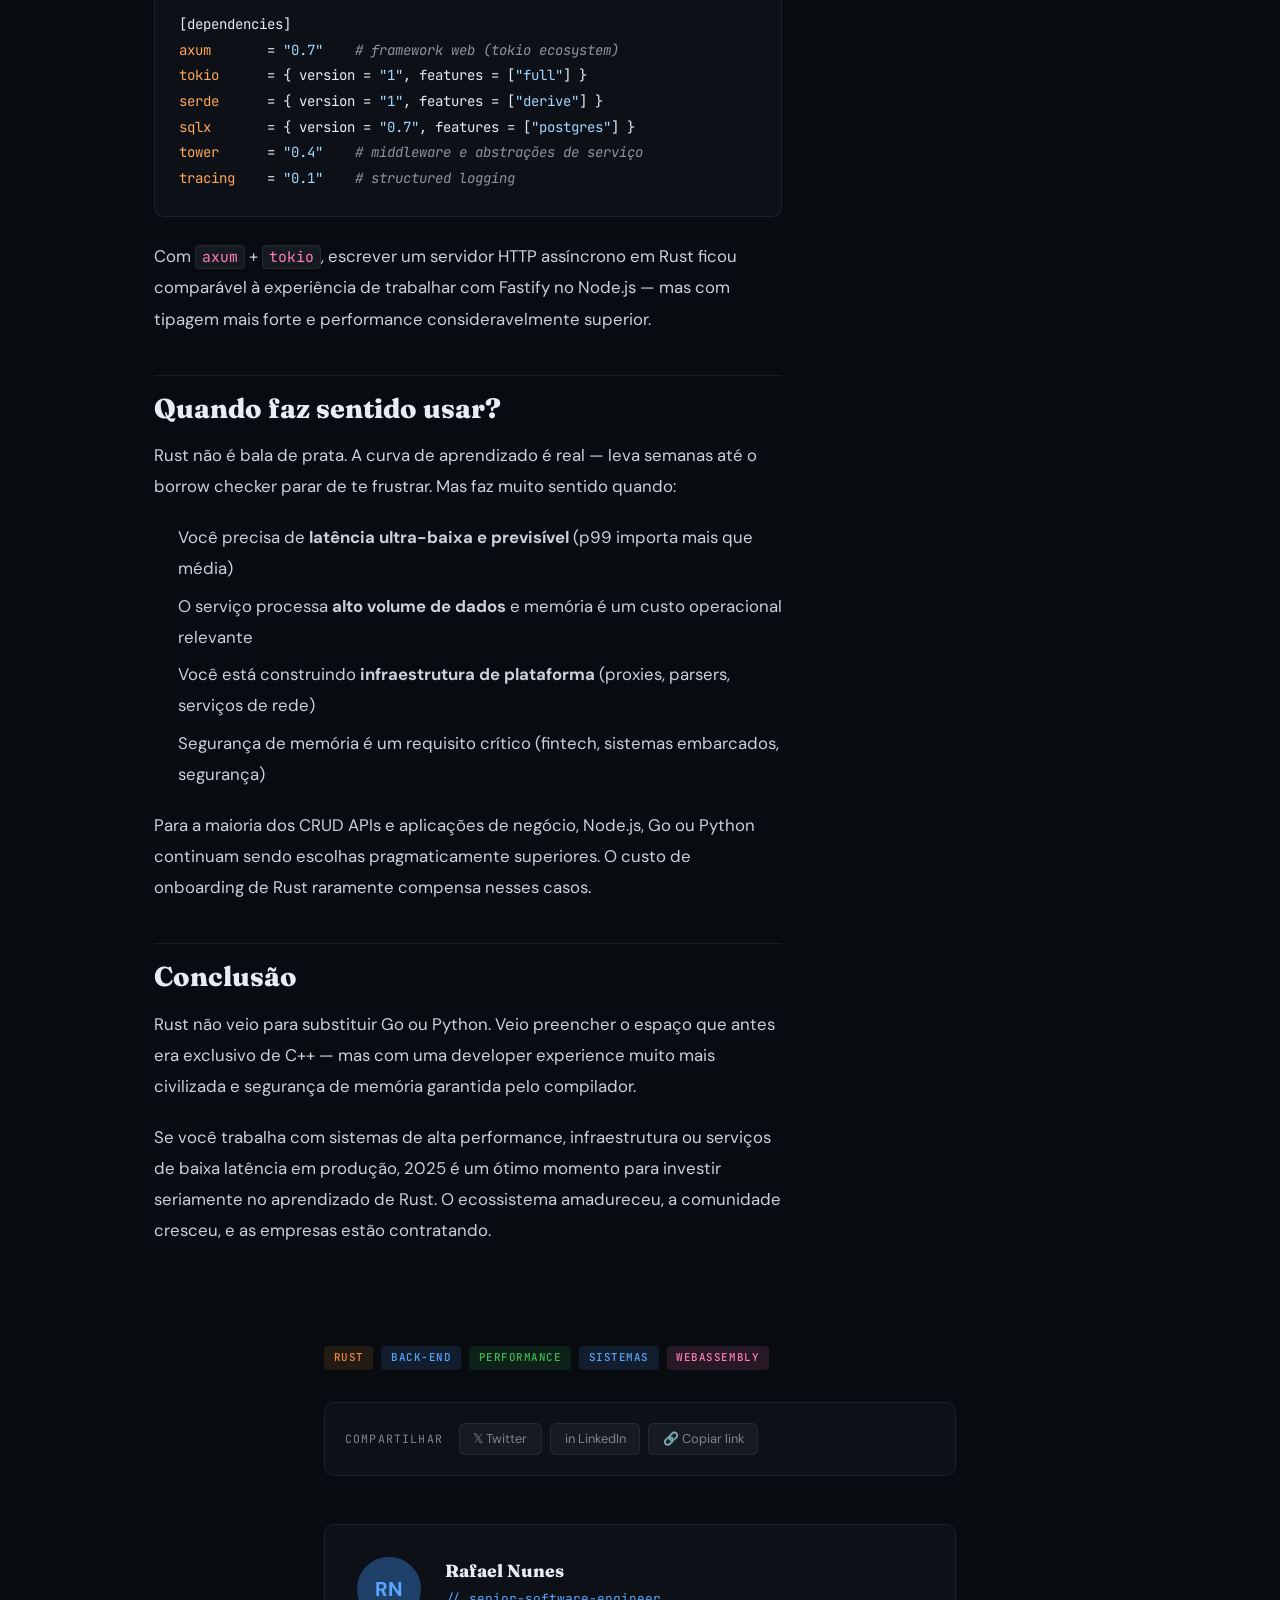
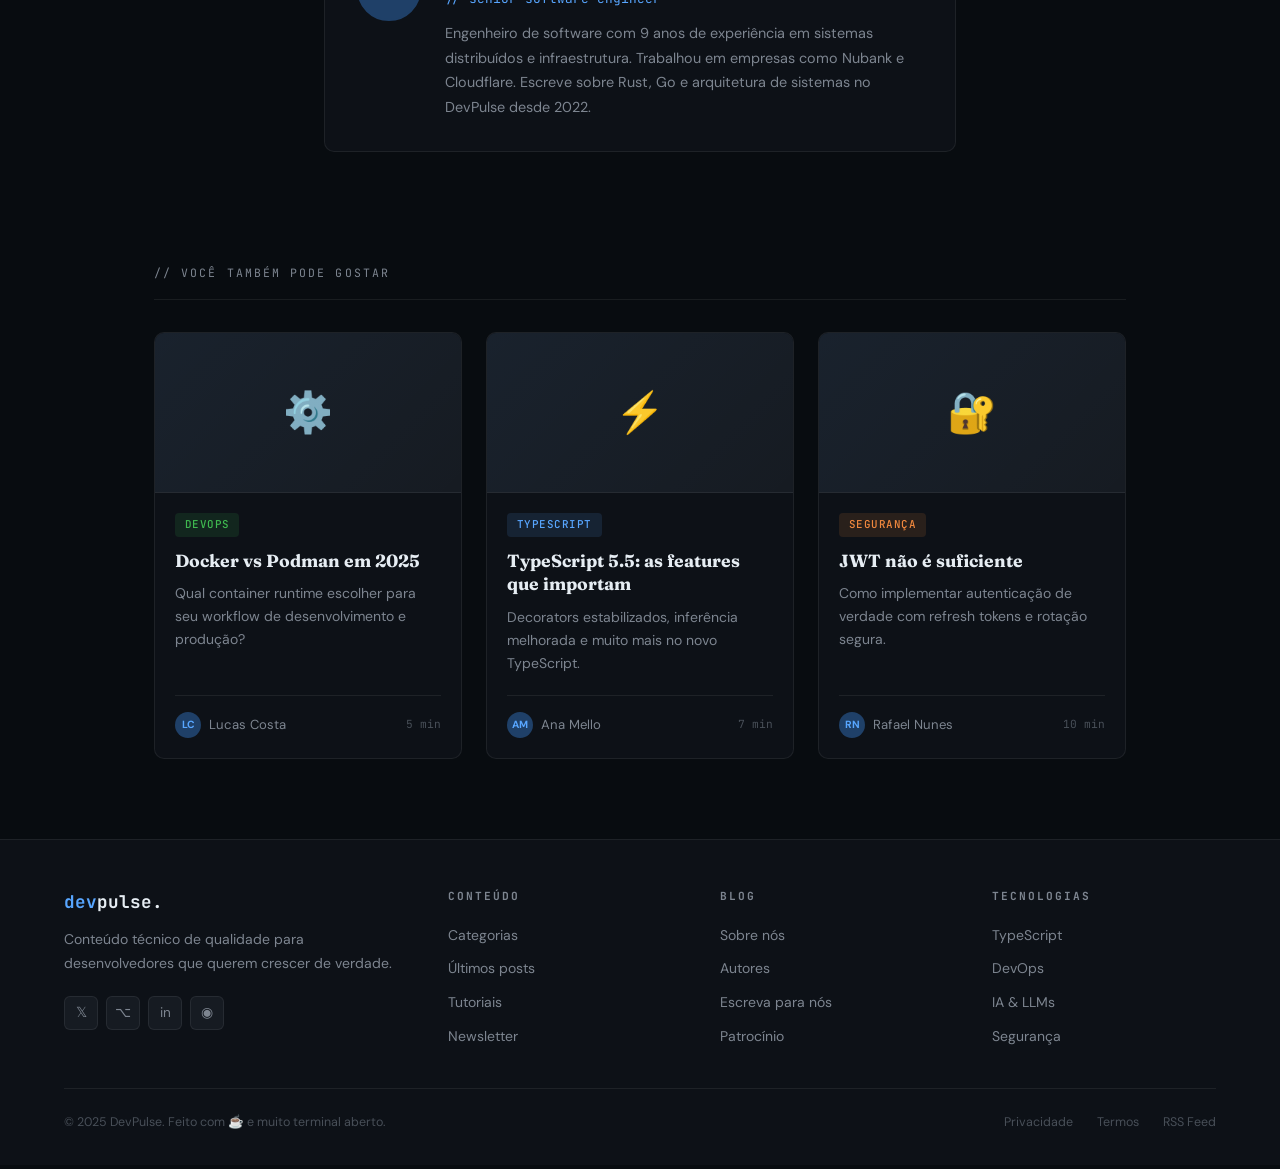
<file: post.html>
<!DOCTYPE html>
<html lang="pt-BR">
<head>
  <meta charset="UTF-8">
  <meta name="viewport" content="width=device-width, initial-scale=1.0">
  <title>Por que o Rust está conquistando o back-end em 2025 — DevPulse</title>
  <link rel="preconnect" href="https://fonts.googleapis.com">
  <link href="https://fonts.googleapis.com/css2?family=Fraunces:ital,opsz,wght@0,9..144,400;0,9..144,700;0,9..144,900;1,9..144,400&family=DM+Sans:wght@300;400;500;600&family=JetBrains+Mono:wght@400;500;700&display=swap" rel="stylesheet">
  <link rel="stylesheet" href="css/style.css">
  <link rel="shortcut icon" href="./favicon.png" type="image/x-icon">
</head>
<body>

  <!-- READING PROGRESS -->
  <div class="reading-progress">
    <div class="reading-progress-bar" id="progressBar"></div>
  </div>

  <!-- NAV -->
  <nav class="navbar">
    <a href="index.html" class="nav-logo"><span class="accent">dev</span>pulse<span class="dot">.</span></a>
    <div class="nav-links">
      <a href="index.html">Home</a>
      <a href="categoria.html">Categorias</a>
      <a href="post.html" class="active">Posts</a>
      <a href="sobre.html">Sobre</a>
    </div>
    <div class="nav-right">
      <div class="nav-search-wrapper">
        <input type="text" class="nav-search-input" placeholder="Buscar artigos...">
        <div class="search-dropdown"></div>
      </div>
      <a href="index.html#newsletter" class="btn-subscribe">Inscrever-se</a>
    </div>
  </nav>

  <!-- POST HEADER -->
  <header class="post-header reveal">
    <div class="post-header-meta">
      <span class="tag tag--orange">Rust</span>
      <span class="tag tag--blue">Back-end</span>
      <span class="tag tag--green">Performance</span>
      <span class="meta-dot" style="color:var(--text-dim)">·</span>
      <span class="read-time">8 min de leitura</span>
    </div>

    <h1 class="post-title">Por que o Rust está conquistando o back-end em 2025</h1>

    <div class="post-author-bar">
      <div class="avatar-md">RN</div>
      <div class="author-bar-info">
        <div class="author-bar-name">Rafael Nunes</div>
        <div class="author-bar-role">Engenheiro de Software Sênior &nbsp;·&nbsp; 12 de junho de 2025</div>
      </div>
      <div class="author-bar-stats">
        <span>👁 3.2k views</span>
        <span>💬 28 comentários</span>
        <span>🔖 142 saves</span>
      </div>
    </div>
  </header>

  <!-- COVER -->
  <div class="post-cover reveal">
    <div class="post-cover-img">🦀</div>
  </div>

  <!-- POST BODY + TOC -->
  <div class="post-layout">
    <article class="post-body">

      <p>Durante anos, o back-end foi dominado por Go, Java, Python e Node.js. Cada um com suas vantagens, cada um com seus trade-offs bem conhecidos. Mas desde 2023, algo mudou: <strong>Rust está aparecendo cada vez mais em sistemas de produção de empresas sérias</strong> — e não só nos "projetos de sistemas" tradicionais.</p>

      <p>Discord reescreveu partes críticas do seu serviço de presença em Rust e reduziu uso de memória de 1GB para 64MB. Cloudflare usa Rust no processamento de requests das edges. O Linux Kernel passou a aceitar Rust como segunda linguagem oficial. O Chromium também.</p>

      <div class="callout">
        <span class="callout-icon">💡</span>
        <p class="callout-text">Este artigo assume conhecimento básico de programação back-end. Não é necessário conhecer Rust previamente — vamos construir o entendimento do zero.</p>
      </div>

      <h2 id="problema">O problema que o Rust resolve</h2>

      <p>Para entender o apelo do Rust, você precisa entender o trade-off clássico que existia antes dele:</p>

      <ul>
        <li><strong>Linguagens com GC</strong> (Java, Go, Python, Node.js): produtividade alta, performance média, segurança de memória garantida pelo Garbage Collector — mas com pausas imprevisíveis e overhead de memória.</li>
        <li><strong>Linguagens sem GC</strong> (C, C++): performance máxima, controle total — mas com uma classe inteira de bugs devastadores: use-after-free, buffer overflow, data races em threads.</li>
      </ul>

      <p>Rust propõe uma terceira via: <strong>performance de C++ com segurança de memória garantida em tempo de compilação</strong>, sem GC e sem runtime overhead.</p>

      <h2 id="ownership">O sistema de ownership</h2>

      <p>O coração do Rust é o sistema de <em>ownership</em>. Em vez de um GC em runtime ou gerenciamento manual de memória, o compilador do Rust rastreia, em tempo de compilação, quem "possui" cada dado e quando esse dado deve ser desalocado.</p>

      <pre><code><span class="cm">// Em outras linguagens, isso causaria use-after-free</span>
<span class="cm">// Em Rust, o compilador rejeita isso em build time:</span>

<span class="kw">let</span> s1 = String::from(<span class="str">"hello"</span>);
<span class="kw">let</span> s2 = s1; <span class="cm">// ownership transferido para s2</span>

<span class="cm">// Erro de compilação: s1 não existe mais</span>
println!(<span class="str">"{}"</span>, s1); <span class="cm">// ← compile error: value borrowed after move</span>
<span class="lang-label">rust</span></code></pre>

      <p>Esse mecanismo — chamado de <em>borrow checker</em> — elimina toda uma categoria de bugs que custam milhões de dólares em patches de segurança por ano em projetos C/C++.</p>

      <h2 id="benchmark">Performance: os números reais</h2>

      <p>Benchmark apelativo não ajuda ninguém. Vamos olhar casos reais:</p>

      <blockquote>
        "Quando reescrevemos nosso serviço de Read States de Go para Rust, a latência p99 caiu de 5ms para 1ms, e o uso de memória caiu 10x. O resultado foi imediato em produção."
        <br><br>— Discord Engineering Blog, 2020
      </blockquote>

      <p>A explicação técnica é direta: sem GC, <strong>não há stop-the-world pauses</strong>. Em sistemas de baixíssima latência (jogos, trading, serviços de presença em tempo real), essa previsibilidade é mais valiosa do que throughput médio alto.</p>

      <h2 id="ecossistema">O ecossistema em 2025</h2>

      <p>O maior obstáculo histórico do Rust era o ecossistema imaturo. Isso mudou. Os principais frameworks web estão estáveis e em uso em produção:</p>

      <pre><code><span class="cm"># Cargo.toml — as dependências mais comuns em projetos web Rust</span>

[dependencies]
<span class="cls">axum</span>       = <span class="str">"0.7"</span>    <span class="cm"># framework web (tokio ecosystem)</span>
<span class="cls">tokio</span>      = { version = <span class="str">"1"</span>, features = [<span class="str">"full"</span>] }
<span class="cls">serde</span>      = { version = <span class="str">"1"</span>, features = [<span class="str">"derive"</span>] }
<span class="cls">sqlx</span>       = { version = <span class="str">"0.7"</span>, features = [<span class="str">"postgres"</span>] }
<span class="cls">tower</span>      = <span class="str">"0.4"</span>    <span class="cm"># middleware e abstrações de serviço</span>
<span class="cls">tracing</span>    = <span class="str">"0.1"</span>    <span class="cm"># structured logging</span>
<span class="lang-label">toml</span></code></pre>

      <p>Com <code>axum</code> + <code>tokio</code>, escrever um servidor HTTP assíncrono em Rust ficou comparável à experiência de trabalhar com Fastify no Node.js — mas com tipagem mais forte e performance consideravelmente superior.</p>

      <h2 id="quando-usar">Quando faz sentido usar?</h2>

      <p>Rust não é bala de prata. A curva de aprendizado é real — leva semanas até o borrow checker parar de te frustrar. Mas faz muito sentido quando:</p>

      <ul>
        <li>Você precisa de <strong>latência ultra-baixa e previsível</strong> (p99 importa mais que média)</li>
        <li>O serviço processa <strong>alto volume de dados</strong> e memória é um custo operacional relevante</li>
        <li>Você está construindo <strong>infraestrutura de plataforma</strong> (proxies, parsers, serviços de rede)</li>
        <li>Segurança de memória é um requisito crítico (fintech, sistemas embarcados, segurança)</li>
      </ul>

      <p>Para a maioria dos CRUD APIs e aplicações de negócio, Node.js, Go ou Python continuam sendo escolhas pragmaticamente superiores. O custo de onboarding de Rust raramente compensa nesses casos.</p>

      <h2 id="conclusao">Conclusão</h2>

      <p>Rust não veio para substituir Go ou Python. Veio preencher o espaço que antes era exclusivo de C++ — mas com uma developer experience muito mais civilizada e segurança de memória garantida pelo compilador.</p>

      <p>Se você trabalha com sistemas de alta performance, infraestrutura ou serviços de baixa latência em produção, 2025 é um ótimo momento para investir seriamente no aprendizado de Rust. O ecossistema amadureceu, a comunidade cresceu, e as empresas estão contratando.</p>

    </article>

    <!-- TOC -->
    <aside>
      <nav class="toc">
        <div class="toc-title">Neste artigo</div>
        <ul class="toc-list">
          <li><a href="#problema">O problema que Rust resolve</a></li>
          <li><a href="#ownership">O sistema de ownership</a></li>
          <li><a href="#benchmark">Performance: os números reais</a></li>
          <li><a href="#ecossistema">O ecossistema em 2025</a></li>
          <li><a href="#quando-usar">Quando faz sentido usar?</a></li>
          <li><a href="#conclusao">Conclusão</a></li>
        </ul>
      </nav>
    </aside>
  </div>

  <!-- POST FOOTER -->
  <div class="post-footer">
    <div class="post-tags">
      <span class="tag tag--orange">Rust</span>
      <span class="tag tag--blue">Back-end</span>
      <span class="tag tag--green">Performance</span>
      <span class="tag tag--blue">Sistemas</span>
      <span class="tag tag--pink">WebAssembly</span>
    </div>

    <div class="post-share">
      <span class="share-label">Compartilhar</span>
      <div class="share-btns">
        <button class="share-btn">𝕏 Twitter</button>
        <button class="share-btn">in LinkedIn</button>
        <button class="share-btn">🔗 Copiar link</button>
      </div>
    </div>

    <!-- Author Card -->
    <div class="author-card reveal">
      <div class="avatar-lg">RN</div>
      <div>
        <div class="author-card-name">Rafael Nunes</div>
        <div class="author-card-role">// senior-software-engineer</div>
        <p class="author-card-bio">Engenheiro de software com 9 anos de experiência em sistemas distribuídos e infraestrutura. Trabalhou em empresas como Nubank e Cloudflare. Escreve sobre Rust, Go e arquitetura de sistemas no DevPulse desde 2022.</p>
      </div>
    </div>
  </div>

  <!-- RELATED POSTS -->
  <section class="related-section">
    <div class="section-header reveal">
      <span class="section-title">// você também pode gostar</span>
    </div>
    <div class="related-grid">
      <article class="post-card reveal" onclick="location.href='post.html'">
        <div class="post-card-image">⚙️</div>
        <div class="post-card-body">
          <div class="post-card-tags"><span class="tag tag--green">DevOps</span></div>
          <h2 class="post-card-title">Docker vs Podman em 2025</h2>
          <p class="post-card-excerpt">Qual container runtime escolher para seu workflow de desenvolvimento e produção?</p>
          <div class="post-card-footer">
            <div class="meta-author"><div class="avatar-sm">LC</div> Lucas Costa</div>
            <span style="font-family:var(--font-mono);font-size:0.7rem;color:var(--text-dim)">5 min</span>
          </div>
        </div>
      </article>

      <article class="post-card reveal" onclick="location.href='post.html'">
        <div class="post-card-image">⚡</div>
        <div class="post-card-body">
          <div class="post-card-tags"><span class="tag tag--blue">TypeScript</span></div>
          <h2 class="post-card-title">TypeScript 5.5: as features que importam</h2>
          <p class="post-card-excerpt">Decorators estabilizados, inferência melhorada e muito mais no novo TypeScript.</p>
          <div class="post-card-footer">
            <div class="meta-author"><div class="avatar-sm">AM</div> Ana Mello</div>
            <span style="font-family:var(--font-mono);font-size:0.7rem;color:var(--text-dim)">7 min</span>
          </div>
        </div>
      </article>

      <article class="post-card reveal" onclick="location.href='post.html'">
        <div class="post-card-image">🔐</div>
        <div class="post-card-body">
          <div class="post-card-tags"><span class="tag tag--orange">Segurança</span></div>
          <h2 class="post-card-title">JWT não é suficiente</h2>
          <p class="post-card-excerpt">Como implementar autenticação de verdade com refresh tokens e rotação segura.</p>
          <div class="post-card-footer">
            <div class="meta-author"><div class="avatar-sm">RN</div> Rafael Nunes</div>
            <span style="font-family:var(--font-mono);font-size:0.7rem;color:var(--text-dim)">10 min</span>
          </div>
        </div>
      </article>
    </div>
  </section>

  <!-- FOOTER -->
  <footer>
    <div class="footer-top">
      <div>
        <div class="footer-brand-name"><span class="accent">dev</span>pulse.</div>
        <p class="footer-tagline">Conteúdo técnico de qualidade para desenvolvedores que querem crescer de verdade.</p>
        <div class="footer-socials">
          <a href="#" class="social-btn">𝕏</a>
          <a href="#" class="social-btn">⌥</a>
          <a href="#" class="social-btn">in</a>
          <a href="#" class="social-btn">◉</a>
        </div>
      </div>
      <div class="footer-col">
        <h4>Conteúdo</h4>
        <ul>
          <li><a href="categoria.html">Categorias</a></li>
          <li><a href="post.html">Últimos posts</a></li>
          <li><a href="#">Tutoriais</a></li>
          <li><a href="index.html#newsletter">Newsletter</a></li>
        </ul>
      </div>
      <div class="footer-col">
        <h4>Blog</h4>
        <ul>
          <li><a href="sobre.html">Sobre nós</a></li>
          <li><a href="#">Autores</a></li>
          <li><a href="#">Escreva para nós</a></li>
          <li><a href="#">Patrocínio</a></li>
        </ul>
      </div>
      <div class="footer-col">
        <h4>Tecnologias</h4>
        <ul>
          <li><a href="#">TypeScript</a></li>
          <li><a href="#">DevOps</a></li>
          <li><a href="#">IA & LLMs</a></li>
          <li><a href="#">Segurança</a></li>
        </ul>
      </div>
    </div>
    <div class="footer-bottom">
      <span class="footer-copy">© 2025 DevPulse. Feito com ☕ e muito terminal aberto.</span>
      <div class="footer-bottom-links">
        <a href="#">Privacidade</a>
        <a href="#">Termos</a>
        <a href="#">RSS Feed</a>
      </div>
    </div>
  </footer>

  <script src="js/main.js"></script>
  <script src="js/search.js"></script>
</body>
</html>
</file>
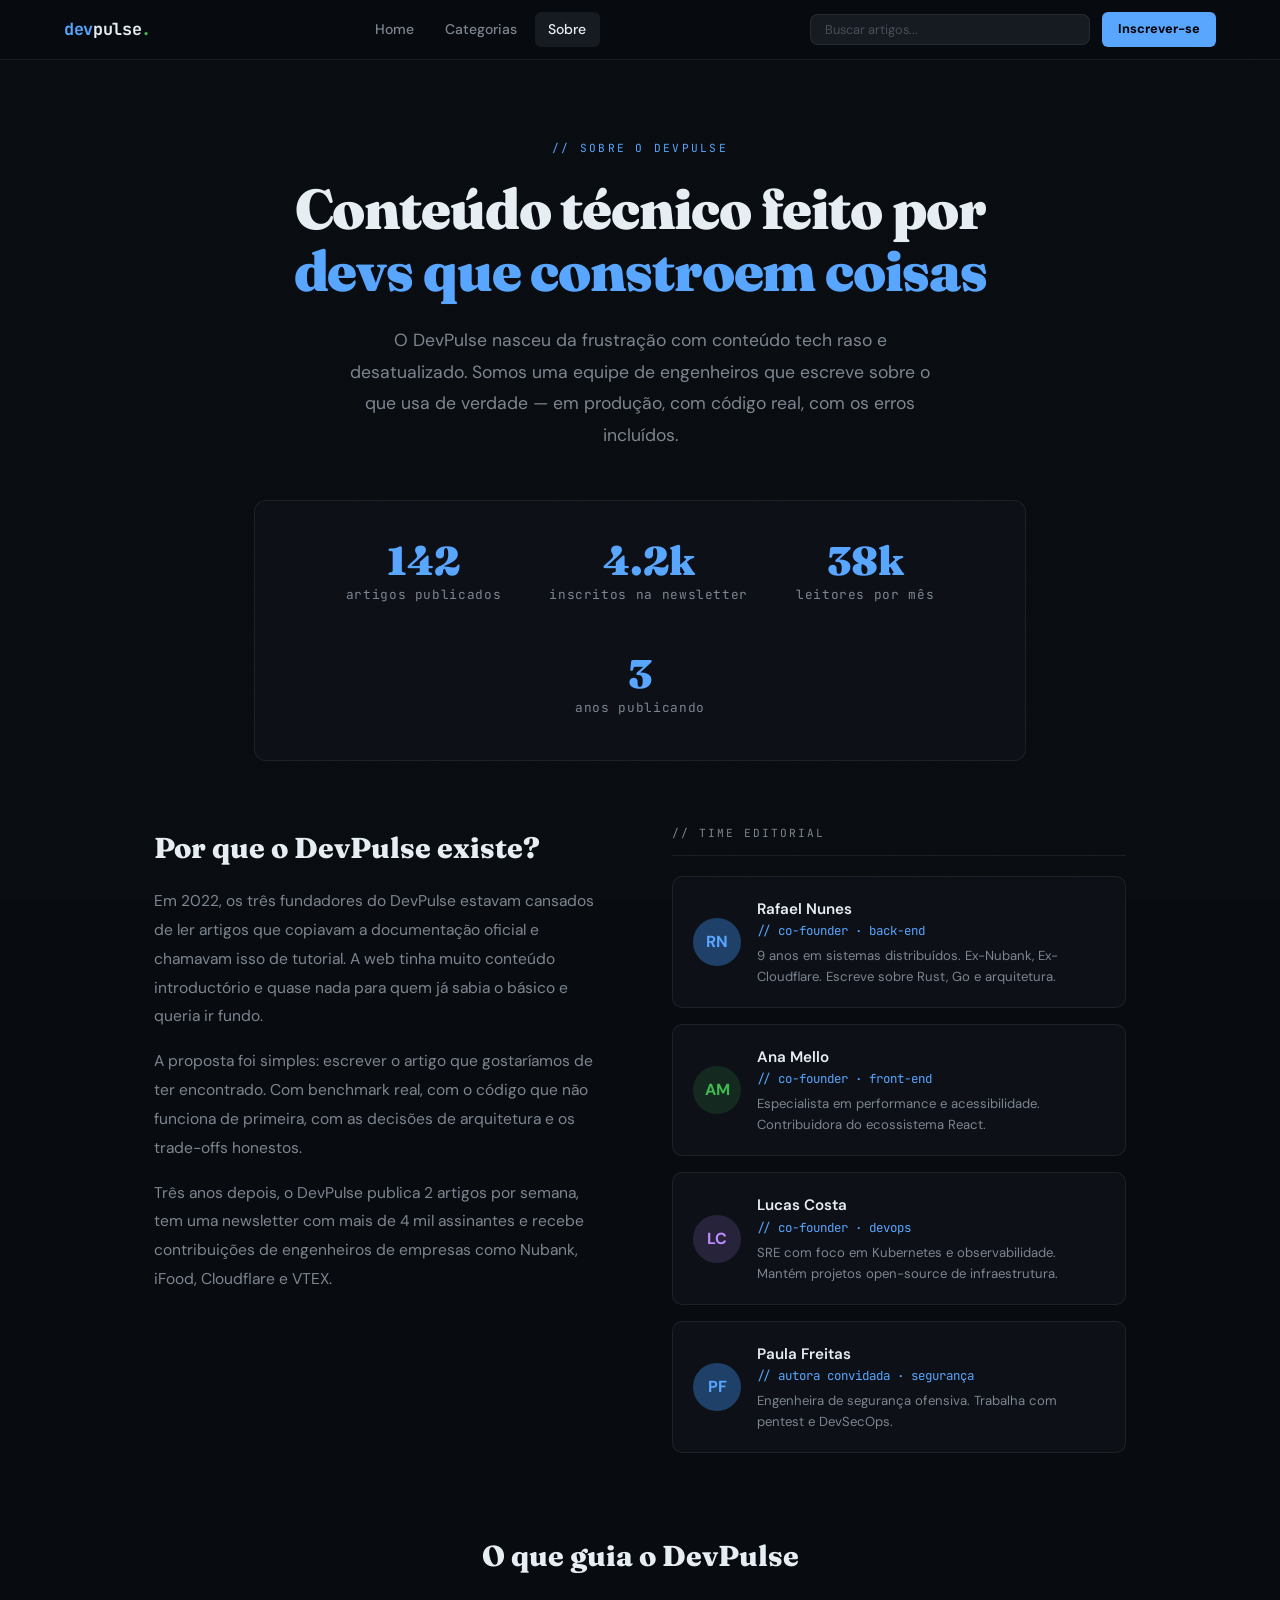
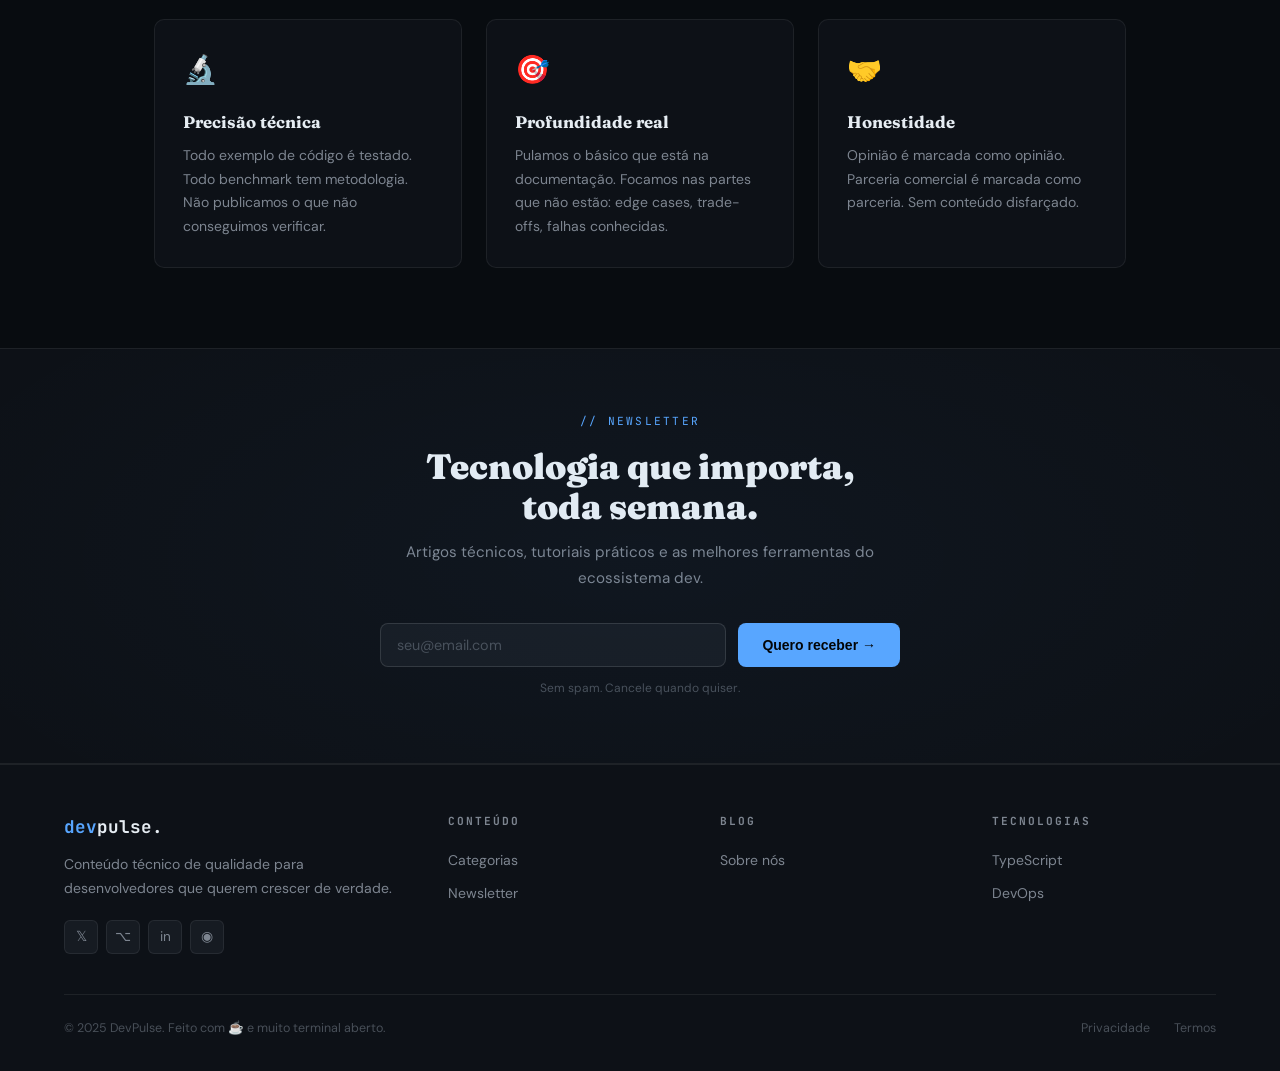
<file: sobre.html>
<!DOCTYPE html>
<html lang="pt-BR">
<head>
  <meta charset="UTF-8">
  <meta name="viewport" content="width=device-width, initial-scale=1.0">
  <title>Sobre o DevPulse — Tech & Programação</title>
  <link rel="preconnect" href="https://fonts.googleapis.com">
  <link href="https://fonts.googleapis.com/css2?family=Fraunces:ital,opsz,wght@0,9..144,400;0,9..144,700;0,9..144,900;1,9..144,400&family=DM+Sans:wght@300;400;500;600&family=JetBrains+Mono:wght@400;500;700&display=swap" rel="stylesheet">
  <link rel="stylesheet" href="css/style.css">
  <link rel="shortcut icon" href="./favicon.png" type="image/x-icon">
</head>
<body>
  <nav class="navbar">
    <a href="index.html" class="nav-logo"><span class="accent">dev</span>pulse<span class="dot">.</span></a>
    <div class="nav-links">
      <a href="index.html">Home</a>
      <a href="categoria.html">Categorias</a>
      <a href="sobre.html" class="active">Sobre</a>
    </div>
    <div class="nav-right">
      <div class="nav-search-wrapper">
        <input type="text" class="nav-search-input" placeholder="Buscar artigos...">
        <div class="search-dropdown"></div>
      </div>
      <a href="index.html#newsletter" class="btn-subscribe">Inscrever-se</a>
    </div>
  </nav>

  <section class="about-hero">
    <div class="about-eyebrow reveal">// sobre o devpulse</div>
    <h1 class="about-title reveal">Conteúdo técnico feito por<br><em>devs que constroem coisas</em></h1>
    <p class="about-lead reveal">O DevPulse nasceu da frustração com conteúdo tech raso e desatualizado. Somos uma equipe de engenheiros que escreve sobre o que usa de verdade — em produção, com código real, com os erros incluídos.</p>
    <div class="about-stats reveal">
      <div>
        <span class="about-stat-num">142</span>
        <span class="about-stat-label">artigos publicados</span>
      </div>
      <div>
        <span class="about-stat-num">4.2k</span>
        <span class="about-stat-label">inscritos na newsletter</span>
      </div>
      <div>
        <span class="about-stat-num">38k</span>
        <span class="about-stat-label">leitores por mês</span>
      </div>
      <div>
        <span class="about-stat-num">3</span>
        <span class="about-stat-label">anos publicando</span>
      </div>
    </div>
  </section>

  <div class="about-content">
    <div class="about-text reveal">
      <h2>Por que o DevPulse existe?</h2>
      <p>Em 2022, os três fundadores do DevPulse estavam cansados de ler artigos que copiavam a documentação oficial e chamavam isso de tutorial. A web tinha muito conteúdo introductório e quase nada para quem já sabia o básico e queria ir fundo.</p>
      <p>A proposta foi simples: escrever o artigo que gostaríamos de ter encontrado. Com benchmark real, com o código que não funciona de primeira, com as decisões de arquitetura e os trade-offs honestos.</p>
      <p>Três anos depois, o DevPulse publica 2 artigos por semana, tem uma newsletter com mais de 4 mil assinantes e recebe contribuições de engenheiros de empresas como Nubank, iFood, Cloudflare e VTEX.</p>
    </div>

    <div>
      <div style="font-family:var(--font-mono);font-size:0.7rem;letter-spacing:0.18em;text-transform:uppercase;color:var(--text-muted);margin-bottom:1.25rem;padding-bottom:0.75rem;border-bottom:1px solid var(--border)" class="reveal">// time editorial</div>
      <div class="team-grid">
        <div class="team-card reveal">
          <div class="avatar-team av-blue">RN</div>
          <div>
            <div class="team-name">Rafael Nunes</div>
            <div class="team-role">// co-founder · back-end</div>
            <div class="team-bio">9 anos em sistemas distribuídos. Ex-Nubank, Ex-Cloudflare. Escreve sobre Rust, Go e arquitetura.</div>
          </div>
        </div>

        <div class="team-card reveal">
          <div class="avatar-team av-green">AM</div>
          <div>
            <div class="team-name">Ana Mello</div>
            <div class="team-role">// co-founder · front-end</div>
            <div class="team-bio">Especialista em performance e acessibilidade. Contribuidora do ecossistema React.</div>
          </div>
        </div>

        <div class="team-card reveal">
          <div class="avatar-team av-purple">LC</div>
          <div>
            <div class="team-name">Lucas Costa</div>
            <div class="team-role">// co-founder · devops</div>
            <div class="team-bio">SRE com foco em Kubernetes e observabilidade. Mantém projetos open-source de infraestrutura.</div>
          </div>
        </div>

        <div class="team-card reveal">
          <div class="avatar-team av-blue">PF</div>
          <div>
            <div class="team-name">Paula Freitas</div>
            <div class="team-role">// autora convidada · segurança</div>
            <div class="team-bio">Engenheira de segurança ofensiva. Trabalha com pentest e DevSecOps.</div>
          </div>
        </div>
      </div>
    </div>
  </div>

  <section class="values-section">
    <h2 class="values-title reveal">O que guia o DevPulse</h2>
    <div class="values-grid">
      <div class="value-card reveal">
        <div class="value-icon">🔬</div>
        <h3>Precisão técnica</h3>
        <p>Todo exemplo de código é testado. Todo benchmark tem metodologia. Não publicamos o que não conseguimos verificar.</p>
      </div>
      <div class="value-card reveal">
        <div class="value-icon">🎯</div>
        <h3>Profundidade real</h3>
        <p>Pulamos o básico que está na documentação. Focamos nas partes que não estão: edge cases, trade-offs, falhas conhecidas.</p>
      </div>
      <div class="value-card reveal">
        <div class="value-icon">🤝</div>
        <h3>Honestidade</h3>
        <p>Opinião é marcada como opinião. Parceria comercial é marcada como parceria. Sem conteúdo disfarçado.</p>
      </div>
    </div>
  </section>

  <section class="newsletter-section" id="newsletter">
    <div class="newsletter-inner">
      <div class="nl-eyebrow reveal">// newsletter</div>
      <h2 class="nl-title reveal">Tecnologia que importa,<br>toda semana.</h2>
      <p class="nl-desc reveal">Artigos técnicos, tutoriais práticos e as melhores ferramentas do ecossistema dev.</p>
      <form class="nl-form reveal" onsubmit="return false">
        <input type="email" class="nl-input" placeholder="seu@email.com">
        <button type="submit" class="btn-nl">Quero receber →</button>
      </form>
      <p class="nl-privacy reveal">Sem spam. Cancele quando quiser.</p>
    </div>
  </section>

  <footer>
    <div class="footer-top">
      <div>
        <div class="footer-brand-name"><span class="accent">dev</span>pulse.</div>
        <p class="footer-tagline">Conteúdo técnico de qualidade para desenvolvedores que querem crescer de verdade.</p>
        <div class="footer-socials">
          <a href="#" class="social-btn">𝕏</a>
          <a href="#" class="social-btn">⌥</a>
          <a href="#" class="social-btn">in</a>
          <a href="#" class="social-btn">◉</a>
        </div>
      </div>
      <div class="footer-col">
        <h4>Conteúdo</h4>
        <ul>
          <li><a href="categoria.html">Categorias</a></li>
          <li><a href="index.html#newsletter">Newsletter</a></li>
        </ul>
      </div>
      <div class="footer-col">
        <h4>Blog</h4>
        <ul>
          <li><a href="sobre.html">Sobre nós</a></li>
        </ul>
      </div>
      <div class="footer-col">
        <h4>Tecnologias</h4>
        <ul>
          <li><a href="#">TypeScript</a></li>
          <li><a href="#">DevOps</a></li>
        </ul>
      </div>
    </div>
    <div class="footer-bottom">
      <span class="footer-copy">© 2025 DevPulse. Feito com ☕ e muito terminal aberto.</span>
      <div class="footer-bottom-links">
        <a href="#">Privacidade</a>
        <a href="#">Termos</a>
      </div>
    </div>
  </footer>

  <script src="js/main.js"></script>
  <script src="js/search.js"></script>
</body>
</html>
</file>
<file: css/style.css>
*, *::before, *::after { box-sizing: border-box; margin: 0; padding: 0; }
:root {
  --bg: #080c10; --bg2: #0d1117; --bg3: #161b22; --bg4: #1c2330;
  --border: rgba(255,255,255,0.07); --border-mid: rgba(255,255,255,0.12);
  --accent: #58a6ff; --accent-dim: #1f4068; --accent-glow: rgba(88,166,255,0.15);
  --green: #3fb950; --orange: #f0883e; --pink: #ff7eb6; --purple: #bc8cff;
  --text: #e6edf3; --text-muted: #7d8590; --text-dim: #484f58;
  --font-display: 'Fraunces', serif; --font-body: 'DM Sans', sans-serif; --font-mono: 'JetBrains Mono', monospace;
}
html { scroll-behavior: smooth; }
body { background: var(--bg); color: var(--text); font-family: var(--font-body); font-size: 16px; line-height: 1.6; overflow-x: hidden; }
a { text-decoration: none; color: inherit; }
ul { list-style: none; }
img { max-width: 100%; display: block; }
body::before { content: ''; position: fixed; inset: 0; pointer-events: none; z-index: 0; opacity: 0.025; background-image: url("data:image/svg+xml,%3Csvg viewBox='0 0 256 256' xmlns='http://www.w3.org/2000/svg'%3E%3Cfilter id='noise'%3E%3CfeTurbulence type='fractalNoise' baseFrequency='0.9' numOctaves='4' stitchTiles='stitch'/%3E%3C/filter%3E%3Crect width='100%25' height='100%25' filter='url(%23noise)'/%3E%3C/svg%3E"); background-size: 200px 200px; }
.navbar { position: sticky; top: 0; z-index: 100; background: rgba(8,12,16,0.85); backdrop-filter: blur(16px); border-bottom: 1px solid var(--border); padding: 0 5%; display: flex; align-items: center; justify-content: space-between; height: 60px; gap: 2rem; }
.nav-logo { font-family: var(--font-mono); font-size: 1.05rem; font-weight: 700; color: var(--text); letter-spacing: -0.02em; white-space: nowrap; }
.nav-logo .accent { color: var(--accent); }
.nav-logo .dot { color: var(--green); }
.nav-links { display: flex; align-items: center; gap: 0.25rem; flex: 1; justify-content: center; }
.nav-links a { font-size: 0.875rem; color: var(--text-muted); padding: 0.4rem 0.85rem; border-radius: 6px; transition: all 0.2s; font-weight: 500; }
.nav-links a:hover, .nav-links a.active { color: var(--text); background: var(--bg3); }
.nav-right { display: flex; align-items: center; gap: 0.75rem; white-space: nowrap; }
.nav-search { display: flex; align-items: center; gap: 0.5rem; background: var(--bg3); border: 1px solid var(--border); border-radius: 8px; padding: 0.4rem 0.85rem; font-size: 0.8rem; color: var(--text-muted); cursor: pointer; transition: border-color 0.2s; }
.nav-search:hover { border-color: var(--border-mid); }
.nav-search kbd { background: var(--bg4); border: 1px solid var(--border-mid); border-radius: 4px; padding: 0 5px; font-size: 0.7rem; font-family: var(--font-mono); color: var(--text-dim); }
.btn-subscribe { background: var(--accent); color: #000; font-size: 0.8rem; font-weight: 700; padding: 0.45rem 1rem; border-radius: 6px; border: none; cursor: pointer; transition: all 0.2s; text-decoration: none; display: inline-block; }
.btn-subscribe:hover { background: #79b8ff; transform: translateY(-1px); }
.reading-progress { position: fixed; top: 60px; left: 0; right: 0; height: 2px; z-index: 99; background: var(--border); }
.reading-progress-bar { height: 100%; background: linear-gradient(90deg, var(--accent), var(--purple)); width: 0%; transition: width 0.1s linear; }
.hero { padding: 5rem 5% 4rem; max-width: 1200px; margin: 0 auto; display: grid; grid-template-columns: 1fr 1fr; gap: 4rem; align-items: center; position: relative; z-index: 1; }
.hero-featured-label { display: inline-flex; align-items: center; gap: 0.4rem; font-family: var(--font-mono); font-size: 0.7rem; letter-spacing: 0.15em; text-transform: uppercase; color: var(--accent); margin-bottom: 1.25rem; }
.hero-featured-label::before { content: ''; width: 6px; height: 6px; background: var(--accent); border-radius: 50%; animation: blink 2s infinite; }
@keyframes blink { 0%,100%{opacity:1} 50%{opacity:0.3} }
.hero h1 { font-family: var(--font-display); font-size: clamp(2rem, 4vw, 3rem); font-weight: 900; line-height: 1.1; letter-spacing: -0.02em; margin-bottom: 1rem; }
.hero-meta { display: flex; align-items: center; gap: 1rem; margin-bottom: 1rem; flex-wrap: wrap; }
.hero-excerpt { color: var(--text-muted); font-size: 1rem; line-height: 1.75; margin-bottom: 1.5rem; }
.hero-cta { display: inline-flex; align-items: center; gap: 0.5rem; color: var(--accent); font-weight: 600; font-size: 0.9rem; transition: gap 0.2s; }
.hero-cta:hover { gap: 0.8rem; }
.hero-image { aspect-ratio: 16/10; background: var(--bg3); border: 1px solid var(--border); border-radius: 12px; overflow: hidden; position: relative; }
.hero-image-placeholder { width: 100%; height: 100%; display: flex; align-items: center; justify-content: center; font-size: 5rem; background: linear-gradient(135deg, var(--bg3), var(--bg4)); }
.hero-image::after { content: ''; position: absolute; inset: 0; background: linear-gradient(to top, rgba(8,12,16,0.6), transparent 50%); }
.tag { display: inline-block; font-family: var(--font-mono); font-size: 0.68rem; letter-spacing: 0.05em; padding: 0.2rem 0.6rem; border-radius: 4px; font-weight: 500; text-transform: uppercase; }
.tag--blue { background: rgba(88,166,255,0.12); color: var(--accent); }
.tag--green { background: rgba(63,185,80,0.12); color: var(--green); }
.tag--orange { background: rgba(240,136,62,0.12); color: var(--orange); }
.tag--pink { background: rgba(255,126,182,0.12); color: var(--pink); }
.tag--purple { background: rgba(188,140,255,0.12); color: var(--purple); }
.meta-author { display: flex; align-items: center; gap: 0.5rem; font-size: 0.82rem; color: var(--text-muted); }
.avatar-sm { width: 26px; height: 26px; border-radius: 50%; background: var(--accent-dim); display: flex; align-items: center; justify-content: center; font-size: 0.65rem; font-weight: 700; color: var(--accent); flex-shrink: 0; }
.meta-dot { color: var(--text-dim); }
.read-time { font-family: var(--font-mono); font-size: 0.72rem; color: var(--text-muted); }
.main-wrapper { max-width: 1200px; margin: 0 auto; padding: 0 5% 5rem; display: grid; grid-template-columns: 1fr 320px; gap: 4rem; position: relative; z-index: 1; }
.section-header { display: flex; align-items: center; justify-content: space-between; margin-bottom: 2rem; padding-bottom: 1rem; border-bottom: 1px solid var(--border); }
.section-title { font-family: var(--font-mono); font-size: 0.72rem; letter-spacing: 0.18em; text-transform: uppercase; color: var(--text-muted); }
.section-link { font-size: 0.8rem; color: var(--accent); display: flex; align-items: center; gap: 0.3rem; transition: gap 0.2s; }
.section-link:hover { gap: 0.5rem; }
.posts-grid { display: grid; grid-template-columns: 1fr 1fr; gap: 1.5rem; }
.post-card { background: var(--bg2); border: 1px solid var(--border); border-radius: 10px; overflow: hidden; transition: all 0.25s ease; cursor: pointer; display: flex; flex-direction: column; }
.post-card:hover { border-color: var(--border-mid); transform: translateY(-3px); box-shadow: 0 8px 32px rgba(0,0,0,0.4); }
.post-card-image { height: 160px; background: var(--bg3); display: flex; align-items: center; justify-content: center; font-size: 2.5rem; border-bottom: 1px solid var(--border); position: relative; overflow: hidden; }
.post-card-image::after { content: ''; position: absolute; inset: 0; background: linear-gradient(135deg, rgba(88,166,255,0.05), transparent); }
.post-card-body { padding: 1.25rem; flex: 1; display: flex; flex-direction: column; }
.post-card-tags { display: flex; gap: 0.4rem; margin-bottom: 0.75rem; flex-wrap: wrap; }
.post-card-title { font-family: var(--font-display); font-size: 1.1rem; font-weight: 700; line-height: 1.35; margin-bottom: 0.6rem; color: var(--text); transition: color 0.2s; }
.post-card:hover .post-card-title { color: var(--accent); }
.post-card-excerpt { font-size: 0.875rem; color: var(--text-muted); line-height: 1.65; margin-bottom: 1.25rem; flex: 1; display: -webkit-box; -webkit-line-clamp: 3; -webkit-box-orient: vertical; overflow: hidden; }
.post-card-footer { display: flex; align-items: center; justify-content: space-between; padding-top: 1rem; border-top: 1px solid var(--border); }
.trending-strip { max-width: 1200px; margin: 3rem auto; padding: 0 5%; position: relative; z-index: 1; }
.trending-grid { display: grid; grid-template-columns: repeat(3, 1fr); gap: 1.5rem; }
.trending-card { background: var(--bg2); border: 1px solid var(--border); border-radius: 10px; padding: 1.5rem; display: flex; gap: 1rem; align-items: flex-start; cursor: pointer; transition: all 0.25s; position: relative; overflow: hidden; }
.trending-card::before { content: ''; position: absolute; top: 0; left: 0; right: 0; height: 2px; background: var(--accent); transform: scaleX(0); transform-origin: left; transition: transform 0.3s ease; }
.trending-card:hover { border-color: var(--border-mid); background: var(--bg3); }
.trending-card:hover::before { transform: scaleX(1); }
.trending-num { font-family: var(--font-display); font-size: 2.5rem; font-weight: 900; color: var(--bg4); line-height: 1; flex-shrink: 0; user-select: none; min-width: 40px; transition: color 0.2s; }
.trending-card:hover .trending-num { color: var(--accent-dim); }
.trending-content h4 { font-family: var(--font-display); font-size: 1rem; font-weight: 700; line-height: 1.35; margin-bottom: 0.4rem; transition: color 0.2s; }
.trending-card:hover h4 { color: var(--accent); }
.trending-content p { font-size: 0.8rem; color: var(--text-muted); line-height: 1.55; }
.sidebar { display: flex; flex-direction: column; gap: 2rem; }
.sidebar-widget { background: var(--bg2); border: 1px solid var(--border); border-radius: 10px; padding: 1.5rem; }
.widget-title { font-family: var(--font-mono); font-size: 0.7rem; letter-spacing: 0.18em; text-transform: uppercase; color: var(--text-muted); margin-bottom: 1.25rem; padding-bottom: 0.75rem; border-bottom: 1px solid var(--border); }
.newsletter-widget { background: linear-gradient(135deg, var(--bg3), var(--bg4)); }
.newsletter-widget .widget-title { color: var(--accent); border-color: var(--accent-dim); }
.newsletter-desc { font-size: 0.875rem; color: var(--text-muted); line-height: 1.65; margin-bottom: 1rem; }
.newsletter-input { width: 100%; background: var(--bg); border: 1px solid var(--border); border-radius: 6px; padding: 0.6rem 0.85rem; color: var(--text); font-family: var(--font-body); font-size: 0.875rem; outline: none; margin-bottom: 0.75rem; transition: border-color 0.2s; }
.newsletter-input:focus { border-color: var(--accent); }
.newsletter-input::placeholder { color: var(--text-dim); }
.btn-full { width: 100%; background: var(--accent); color: #000; font-weight: 700; font-size: 0.85rem; padding: 0.65rem; border: none; border-radius: 6px; cursor: pointer; transition: all 0.2s; }
.btn-full:hover { background: #79b8ff; }
.cat-list { display: flex; flex-direction: column; gap: 0.5rem; }
.cat-item { display: flex; align-items: center; justify-content: space-between; padding: 0.5rem 0.75rem; border-radius: 6px; cursor: pointer; transition: background 0.2s; text-decoration: none; color: var(--text-muted); font-size: 0.875rem; }
.cat-item:hover { background: var(--bg3); color: var(--text); }
.cat-count { font-family: var(--font-mono); font-size: 0.72rem; color: var(--text-dim); background: var(--bg3); padding: 0.1rem 0.5rem; border-radius: 10px; }
.tags-cloud { display: flex; flex-wrap: wrap; gap: 0.5rem; }
.stats-grid { display: grid; grid-template-columns: 1fr 1fr; gap: 0.75rem; }
.stat-box { background: var(--bg3); border: 1px solid var(--border); border-radius: 8px; padding: 0.85rem; text-align: center; }
.stat-box-num { font-family: var(--font-display); font-size: 1.5rem; font-weight: 900; color: var(--accent); display: block; line-height: 1; }
.stat-box-label { font-size: 0.72rem; color: var(--text-muted); margin-top: 0.25rem; font-family: var(--font-mono); }
.newsletter-section { background: var(--bg2); border-top: 1px solid var(--border); border-bottom: 1px solid var(--border); padding: 4rem 5%; text-align: center; position: relative; z-index: 1; }
.newsletter-section::before { content: ''; position: absolute; inset: 0; pointer-events: none; background: radial-gradient(ellipse 60% 80% at 50% 50%, rgba(88,166,255,0.04), transparent); }
.newsletter-inner { max-width: 520px; margin: 0 auto; }
.nl-eyebrow { font-family: var(--font-mono); font-size: 0.7rem; letter-spacing: 0.2em; text-transform: uppercase; color: var(--accent); margin-bottom: 1rem; }
.nl-title { font-family: var(--font-display); font-size: clamp(1.6rem, 3vw, 2.2rem); font-weight: 900; line-height: 1.15; margin-bottom: 0.75rem; }
.nl-desc { color: var(--text-muted); font-size: 0.95rem; line-height: 1.7; margin-bottom: 2rem; }
.nl-form { display: flex; gap: 0.75rem; }
.nl-input { flex: 1; background: var(--bg3); border: 1px solid var(--border-mid); border-radius: 8px; padding: 0.75rem 1rem; color: var(--text); font-family: var(--font-body); font-size: 0.9rem; outline: none; transition: border-color 0.2s; }
.nl-input:focus { border-color: var(--accent); }
.nl-input::placeholder { color: var(--text-dim); }
.btn-nl { background: var(--accent); color: #000; font-weight: 700; font-size: 0.875rem; padding: 0.75rem 1.5rem; border: none; border-radius: 8px; cursor: pointer; white-space: nowrap; transition: all 0.2s; }
.btn-nl:hover { background: #79b8ff; transform: translateY(-1px); }
.nl-privacy { margin-top: 0.75rem; font-size: 0.75rem; color: var(--text-dim); }
.post-header { max-width: 760px; margin: 0 auto; padding: 4rem 5% 3rem; position: relative; z-index: 1; }
.post-header-meta { display: flex; align-items: center; gap: 0.75rem; margin-bottom: 1.5rem; flex-wrap: wrap; }
.post-title { font-family: var(--font-display); font-size: clamp(1.8rem, 4vw, 3rem); font-weight: 900; line-height: 1.1; letter-spacing: -0.02em; margin-bottom: 1.25rem; }
.post-author-bar { display: flex; align-items: center; gap: 1rem; padding: 1.25rem; background: var(--bg2); border: 1px solid var(--border); border-radius: 10px; margin-top: 2rem; }
.avatar-md { width: 44px; height: 44px; border-radius: 50%; background: var(--accent-dim); display: flex; align-items: center; justify-content: center; font-weight: 700; color: var(--accent); flex-shrink: 0; }
.author-bar-info { flex: 1; }
.author-bar-name { font-weight: 600; font-size: 0.9rem; }
.author-bar-role { font-size: 0.78rem; color: var(--text-muted); }
.author-bar-stats { display: flex; gap: 1.5rem; font-family: var(--font-mono); font-size: 0.72rem; color: var(--text-muted); }
.post-cover { max-width: 900px; margin: 0 auto 3rem; padding: 0 5%; position: relative; z-index: 1; }
.post-cover-img { width: 100%; aspect-ratio: 16/7; background: var(--bg3); border: 1px solid var(--border); border-radius: 12px; display: flex; align-items: center; justify-content: center; font-size: 6rem; overflow: hidden; background: linear-gradient(135deg, var(--bg3) 0%, var(--bg4) 100%); }
.post-layout { max-width: 1100px; margin: 0 auto; padding: 0 5% 5rem; display: grid; grid-template-columns: 1fr 280px; gap: 4rem; position: relative; z-index: 1; }
.post-body { min-width: 0; }
.post-body h2 { font-family: var(--font-display); font-size: 1.7rem; font-weight: 800; line-height: 1.2; margin: 2.5rem 0 1rem; padding-top: 1rem; border-top: 1px solid var(--border); scroll-margin-top: 80px; }
.post-body h3 { font-family: var(--font-display); font-size: 1.25rem; font-weight: 700; margin: 2rem 0 0.75rem; color: var(--text); scroll-margin-top: 80px; }
.post-body p { font-size: 1.05rem; line-height: 1.85; color: #c9d1d9; margin-bottom: 1.25rem; }
.post-body a { color: var(--accent); text-decoration: underline; text-underline-offset: 3px; }
.post-body ul, .post-body ol { margin: 1rem 0 1.25rem 1.5rem; }
.post-body li { font-size: 1.05rem; line-height: 1.85; color: #c9d1d9; margin-bottom: 0.4rem; }
.post-body blockquote { border-left: 3px solid var(--accent); padding: 1rem 1.5rem; margin: 1.5rem 0; background: var(--bg3); border-radius: 0 8px 8px 0; color: var(--text-muted); font-style: italic; font-size: 1.05rem; }
.post-body pre { background: var(--bg2); border: 1px solid var(--border); border-radius: 10px; padding: 1.5rem; overflow-x: auto; margin: 1.5rem 0; position: relative; }
.post-body pre .lang-label { position: absolute; top: 0.75rem; right: 1rem; font-family: var(--font-mono); font-size: 0.68rem; letter-spacing: 0.1em; color: var(--text-dim); text-transform: uppercase; }
.post-body code { font-family: var(--font-mono); font-size: 0.875rem; line-height: 1.7; color: #e6edf3; }
.post-body p code, .post-body li code { background: var(--bg3); border: 1px solid var(--border); border-radius: 4px; padding: 0.1em 0.4em; font-size: 0.875em; color: var(--pink); }
.post-body .callout { background: rgba(88,166,255,0.06); border: 1px solid var(--accent-dim); border-radius: 10px; padding: 1.25rem 1.5rem; margin: 1.5rem 0; display: flex; gap: 0.75rem; align-items: flex-start; }
.callout-icon { font-size: 1.1rem; flex-shrink: 0; margin-top: 2px; }
.callout-text { font-size: 0.95rem; line-height: 1.7; color: var(--text-muted); }
.kw { color: #ff7b72; }
.fn { color: #d2a8ff; }
.str { color: #a5d6ff; }
.cm { color: #8b949e; font-style: italic; }
.num { color: #79c0ff; }
.cls { color: #ffa657; }
.toc { position: sticky; top: 80px; background: var(--bg2); border: 1px solid var(--border); border-radius: 10px; padding: 1.25rem; align-self: start; }
.toc-title { font-family: var(--font-mono); font-size: 0.7rem; letter-spacing: 0.18em; text-transform: uppercase; color: var(--text-muted); margin-bottom: 1rem; padding-bottom: 0.75rem; border-bottom: 1px solid var(--border); }
.toc-list { list-style: none; }
.toc-list li { margin-bottom: 0.1rem; }
.toc-list a { display: block; font-size: 0.825rem; color: var(--text-muted); padding: 0.35rem 0.75rem; border-radius: 6px; border-left: 2px solid transparent; transition: all 0.2s; line-height: 1.4; }
.toc-list a:hover, .toc-list a.active { color: var(--accent); background: var(--accent-glow); border-color: var(--accent); }
.toc-list .toc-h3 a { padding-left: 1.25rem; font-size: 0.78rem; }
.post-footer { max-width: 760px; margin: 0 auto; padding: 0 5% 4rem; position: relative; z-index: 1; }
.post-tags { display: flex; flex-wrap: wrap; gap: 0.5rem; margin-bottom: 2rem; }
.post-share { display: flex; align-items: center; gap: 1rem; padding: 1.25rem; background: var(--bg2); border: 1px solid var(--border); border-radius: 10px; margin-bottom: 3rem; }
.share-label { font-family: var(--font-mono); font-size: 0.72rem; letter-spacing: 0.1em; color: var(--text-muted); text-transform: uppercase; white-space: nowrap; }
.share-btns { display: flex; gap: 0.5rem; }
.share-btn { background: var(--bg3); border: 1px solid var(--border); border-radius: 6px; padding: 0.4rem 0.85rem; font-size: 0.8rem; color: var(--text-muted); cursor: pointer; transition: all 0.2s; font-family: var(--font-body); }
.share-btn:hover { border-color: var(--accent); color: var(--accent); }
.author-card { background: var(--bg2); border: 1px solid var(--border); border-radius: 10px; padding: 2rem; display: flex; gap: 1.5rem; align-items: flex-start; margin-bottom: 3rem; }
.avatar-lg { width: 64px; height: 64px; border-radius: 50%; background: var(--accent-dim); display: flex; align-items: center; justify-content: center; font-size: 1.25rem; font-weight: 700; color: var(--accent); flex-shrink: 0; border: 2px solid var(--accent-dim); }
.author-card-name { font-family: var(--font-display); font-size: 1.1rem; font-weight: 800; margin-bottom: 0.25rem; }
.author-card-role { font-size: 0.8rem; color: var(--accent); font-family: var(--font-mono); margin-bottom: 0.75rem; }
.author-card-bio { font-size: 0.9rem; color: var(--text-muted); line-height: 1.7; }
.related-section { max-width: 1100px; margin: 0 auto; padding: 0 5% 5rem; position: relative; z-index: 1; }
.related-grid { display: grid; grid-template-columns: repeat(3, 1fr); gap: 1.5rem; }
.cat-header { padding: 4rem 5% 3rem; max-width: 1200px; margin: 0 auto; position: relative; z-index: 1; }
.cat-breadcrumb { font-family: var(--font-mono); font-size: 0.72rem; color: var(--text-muted); margin-bottom: 1.5rem; display: flex; align-items: center; gap: 0.5rem; }
.cat-breadcrumb a { color: var(--accent); }
.cat-breadcrumb span { color: var(--text-dim); }
.cat-title-area { display: flex; align-items: center; gap: 1.25rem; margin-bottom: 1rem; }
.cat-icon { width: 52px; height: 52px; background: var(--accent-dim); border: 1px solid var(--accent-dim); border-radius: 12px; display: flex; align-items: center; justify-content: center; font-size: 1.5rem; }
.cat-page-title { font-family: var(--font-display); font-size: clamp(1.8rem, 4vw, 2.5rem); font-weight: 900; }
.cat-desc { color: var(--text-muted); font-size: 1rem; line-height: 1.7; max-width: 600px; margin-bottom: 1.5rem; }
.cat-stats { display: flex; gap: 2rem; }
.cat-stat { font-family: var(--font-mono); font-size: 0.72rem; color: var(--text-muted); }
.cat-stat strong { color: var(--text); font-size: 1rem; display: block; font-family: var(--font-display); }
.categories-bar { max-width: 1200px; margin: 0 auto; padding: 0 5% 2rem; display: flex; justify-content: center; gap: 0.5rem; flex-wrap: wrap; position: relative; z-index: 1; }
.cat-pill { display: inline-flex; align-items: center; gap: 0.4rem; background: var(--bg2); border: 1px solid var(--border); border-radius: 20px; padding: 0.4rem 1rem; font-size: 0.82rem; color: var(--text-muted); cursor: pointer; transition: all 0.2s; text-decoration: none; }
.cat-pill:hover, .cat-pill.active { border-color: var(--accent); color: var(--accent); background: var(--accent-glow); }
.cat-posts-grid { max-width: 1200px; margin: 0 auto; padding: 0 5% 5rem; display: grid; grid-template-columns: repeat(3, 1fr); gap: 1.5rem; position: relative; z-index: 1; }
.about-hero { max-width: 900px; margin: 0 auto; padding: 5rem 5% 4rem; text-align: center; position: relative; z-index: 1; }
.about-eyebrow { font-family: var(--font-mono); font-size: 0.7rem; letter-spacing: 0.2em; text-transform: uppercase; color: var(--accent); margin-bottom: 1.25rem; }
.about-title { font-family: var(--font-display); font-size: clamp(2rem, 5vw, 3.5rem); font-weight: 900; line-height: 1.1; letter-spacing: -0.02em; margin-bottom: 1.5rem; }
.about-title em { font-style: normal; color: var(--accent); }
.about-lead { font-size: 1.1rem; color: var(--text-muted); line-height: 1.8; max-width: 600px; margin: 0 auto 3rem; }
.about-stats { display: flex; gap: 3rem; justify-content: center; flex-wrap: wrap; padding: 2.5rem; background: var(--bg2); border: 1px solid var(--border); border-radius: 12px; }
.about-stat-num { font-family: var(--font-display); font-size: 2.5rem; font-weight: 900; color: var(--accent); display: block; line-height: 1; }
.about-stat-label { font-size: 0.8rem; color: var(--text-muted); font-family: var(--font-mono); letter-spacing: 0.05em; margin-top: 0.25rem; }
.about-content { max-width: 1100px; margin: 0 auto; padding: 0 5% 5rem; display: grid; grid-template-columns: 1fr 1fr; gap: 4rem; align-items: start; position: relative; z-index: 1; }
.about-text h2 { font-family: var(--font-display); font-size: 1.8rem; font-weight: 800; margin-bottom: 1rem; }
.about-text p { color: var(--text-muted); font-size: 0.975rem; line-height: 1.85; margin-bottom: 1rem; }
.team-grid { display: flex; flex-direction: column; gap: 1rem; }
.team-card { background: var(--bg2); border: 1px solid var(--border); border-radius: 10px; padding: 1.25rem; display: flex; gap: 1rem; align-items: center; transition: border-color 0.2s; }
.team-card:hover { border-color: var(--border-mid); }
.avatar-team { width: 48px; height: 48px; border-radius: 50%; display: flex; align-items: center; justify-content: center; font-weight: 700; font-size: 1rem; flex-shrink: 0; }
.av-blue { background: var(--accent-dim); color: var(--accent); }
.av-green { background: rgba(63,185,80,0.15); color: var(--green); }
.av-purple { background: rgba(188,140,255,0.15); color: var(--purple); }
.team-name { font-weight: 600; font-size: 0.95rem; }
.team-role { font-size: 0.78rem; color: var(--accent); font-family: var(--font-mono); }
.team-bio { font-size: 0.82rem; color: var(--text-muted); margin-top: 0.25rem; }
.values-section { max-width: 1100px; margin: 0 auto; padding: 0 5% 5rem; position: relative; z-index: 1; }
.values-title { font-family: var(--font-display); font-size: 1.8rem; font-weight: 800; text-align: center; margin-bottom: 2.5rem; }
.values-grid { display: grid; grid-template-columns: repeat(3, 1fr); gap: 1.5rem; }
.value-card { background: var(--bg2); border: 1px solid var(--border); border-radius: 10px; padding: 1.75rem; transition: border-color 0.25s; }
.value-card:hover { border-color: var(--accent-dim); }
.value-icon { font-size: 1.75rem; margin-bottom: 1rem; }
.value-card h3 { font-family: var(--font-display); font-size: 1.05rem; font-weight: 700; margin-bottom: 0.5rem; }
.value-card p { font-size: 0.875rem; color: var(--text-muted); line-height: 1.7; }
footer { background: var(--bg2); border-top: 1px solid var(--border); padding: 3rem 5% 2rem; position: relative; z-index: 1; }
.footer-top { max-width: 1200px; margin: 0 auto; display: grid; grid-template-columns: 1.5fr 1fr 1fr 1fr; gap: 3rem; padding-bottom: 2.5rem; border-bottom: 1px solid var(--border); }
.footer-brand-name { font-family: var(--font-mono); font-size: 1.1rem; font-weight: 700; margin-bottom: 0.75rem; }
.footer-brand-name .accent { color: var(--accent); }
.footer-tagline { font-size: 0.875rem; color: var(--text-muted); line-height: 1.7; margin-bottom: 1.25rem; }
.footer-socials { display: flex; gap: 0.5rem; }
.social-btn { width: 34px; height: 34px; background: var(--bg3); border: 1px solid var(--border); border-radius: 6px; display: flex; align-items: center; justify-content: center; font-size: 0.85rem; color: var(--text-muted); cursor: pointer; transition: all 0.2s; text-decoration: none; }
.social-btn:hover { border-color: var(--accent); color: var(--accent); }
.footer-col h4 { font-family: var(--font-mono); font-size: 0.7rem; letter-spacing: 0.18em; text-transform: uppercase; color: var(--text-muted); margin-bottom: 1rem; }
.footer-col ul { display: flex; flex-direction: column; gap: 0.5rem; }
.footer-col li a { font-size: 0.875rem; color: var(--text-muted); transition: color 0.2s; }
.footer-col li a:hover { color: var(--text); }
.footer-bottom { max-width: 1200px; margin: 0 auto; padding-top: 1.5rem; display: flex; align-items: center; justify-content: space-between; flex-wrap: wrap; gap: 1rem; }
.footer-copy { font-size: 0.78rem; color: var(--text-dim); }
.footer-bottom-links { display: flex; gap: 1.5rem; }
.footer-bottom-links a { font-size: 0.78rem; color: var(--text-dim); transition: color 0.2s; }
.footer-bottom-links a:hover { color: var(--text-muted); }
.reveal { opacity: 0; transform: translateY(24px); transition: opacity 0.65s ease, transform 0.65s ease !important; }
.reveal.visible { opacity: 1; transform: none; }
@media (max-width: 1024px) {
  .hero { grid-template-columns: 1fr; gap: 2rem; }
  .hero-image { display: none; }
  .main-wrapper { grid-template-columns: 1fr; }
  .sidebar { display: none; }
  .post-layout { grid-template-columns: 1fr; }
  .toc { display: none; }
  .trending-grid { grid-template-columns: 1fr 1fr; }
  .footer-top { grid-template-columns: 1fr 1fr; }
  .about-content { grid-template-columns: 1fr; }
  .related-grid { grid-template-columns: 1fr 1fr; }
  .cat-posts-grid { grid-template-columns: 1fr 1fr; }
}
@media (max-width: 768px) {
  .posts-grid { grid-template-columns: 1fr; }
  .trending-grid { grid-template-columns: 1fr; }
  .values-grid { grid-template-columns: 1fr; }
  .related-grid { grid-template-columns: 1fr; }
  .cat-posts-grid { grid-template-columns: 1fr; }
  .nav-links { display: none; }
  .nav-search { display: none; }
  .footer-top { grid-template-columns: 1fr 1fr; gap: 2rem; }
  .nl-form { flex-direction: column; }
  .author-card { flex-direction: column; }
  .about-stats { gap: 2rem; }
  .footer-bottom { flex-direction: column; text-align: center; }
  .footer-bottom-links { justify-content: center; }
  .author-bar-stats { display: none; }
}

.nav-search-wrapper {
  position: relative;
  width: 280px;
}

.nav-search-input {
  width: 100%;
  background: var(--bg3);
  border: 1px solid var(--border);
  border-radius: 8px;
  padding: 0.4rem 0.85rem;
  font-size: 0.8rem;
  color: var(--text);
  font-family: var(--font-body);
  outline: none;
  transition: border-color 0.2s;
}

.nav-search-input:focus {
  border-color: var(--accent);
}

.nav-search-input::placeholder {
  color: var(--text-dim);
}

.search-dropdown {
  position: absolute;
  top: 100%;
  left: 0;
  right: 0;
  background: var(--bg2);
  border: 1px solid var(--border);
  border-radius: 8px;
  margin-top: 0.5rem;
  max-height: 300px;
  overflow-y: auto;
  z-index: 1000;
  display: none;
  box-shadow: 0 8px 32px rgba(0,0,0,0.3);
}

.search-result {
  display: block;
  padding: 0.75rem 1rem;
  color: var(--text-muted);
  font-size: 0.875rem;
  border-bottom: 1px solid var(--border);
  transition: all 0.2s;
  text-decoration: none;
}

.search-result:last-child {
  border-bottom: none;
}

.search-result:hover {
  background: var(--bg3);
  color: var(--accent);
}

.search-result-empty {
  padding: 1rem;
  text-align: center;
  color: var(--text-dim);
  font-size: 0.875rem;
}

@media (max-width: 768px) {
  .nav-search-wrapper {
    max-width: 200px;
  }
}
</file>
